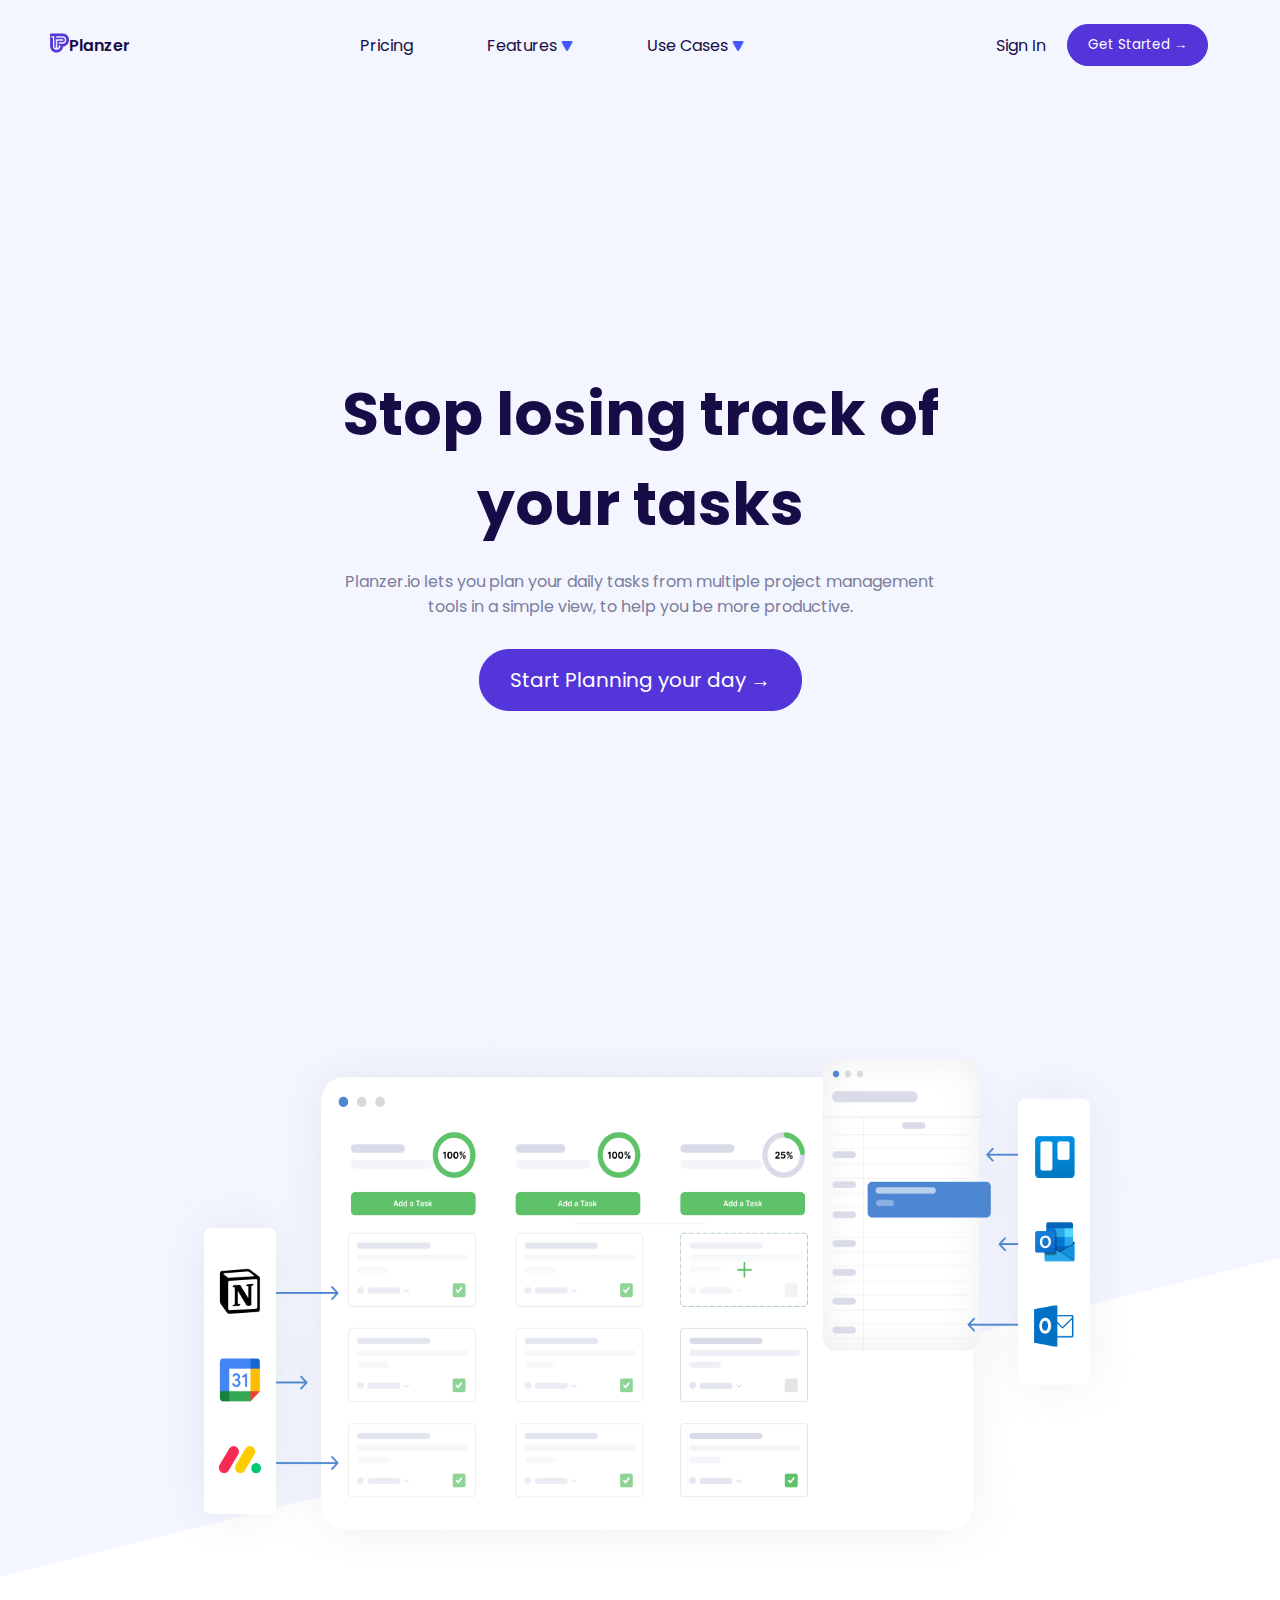
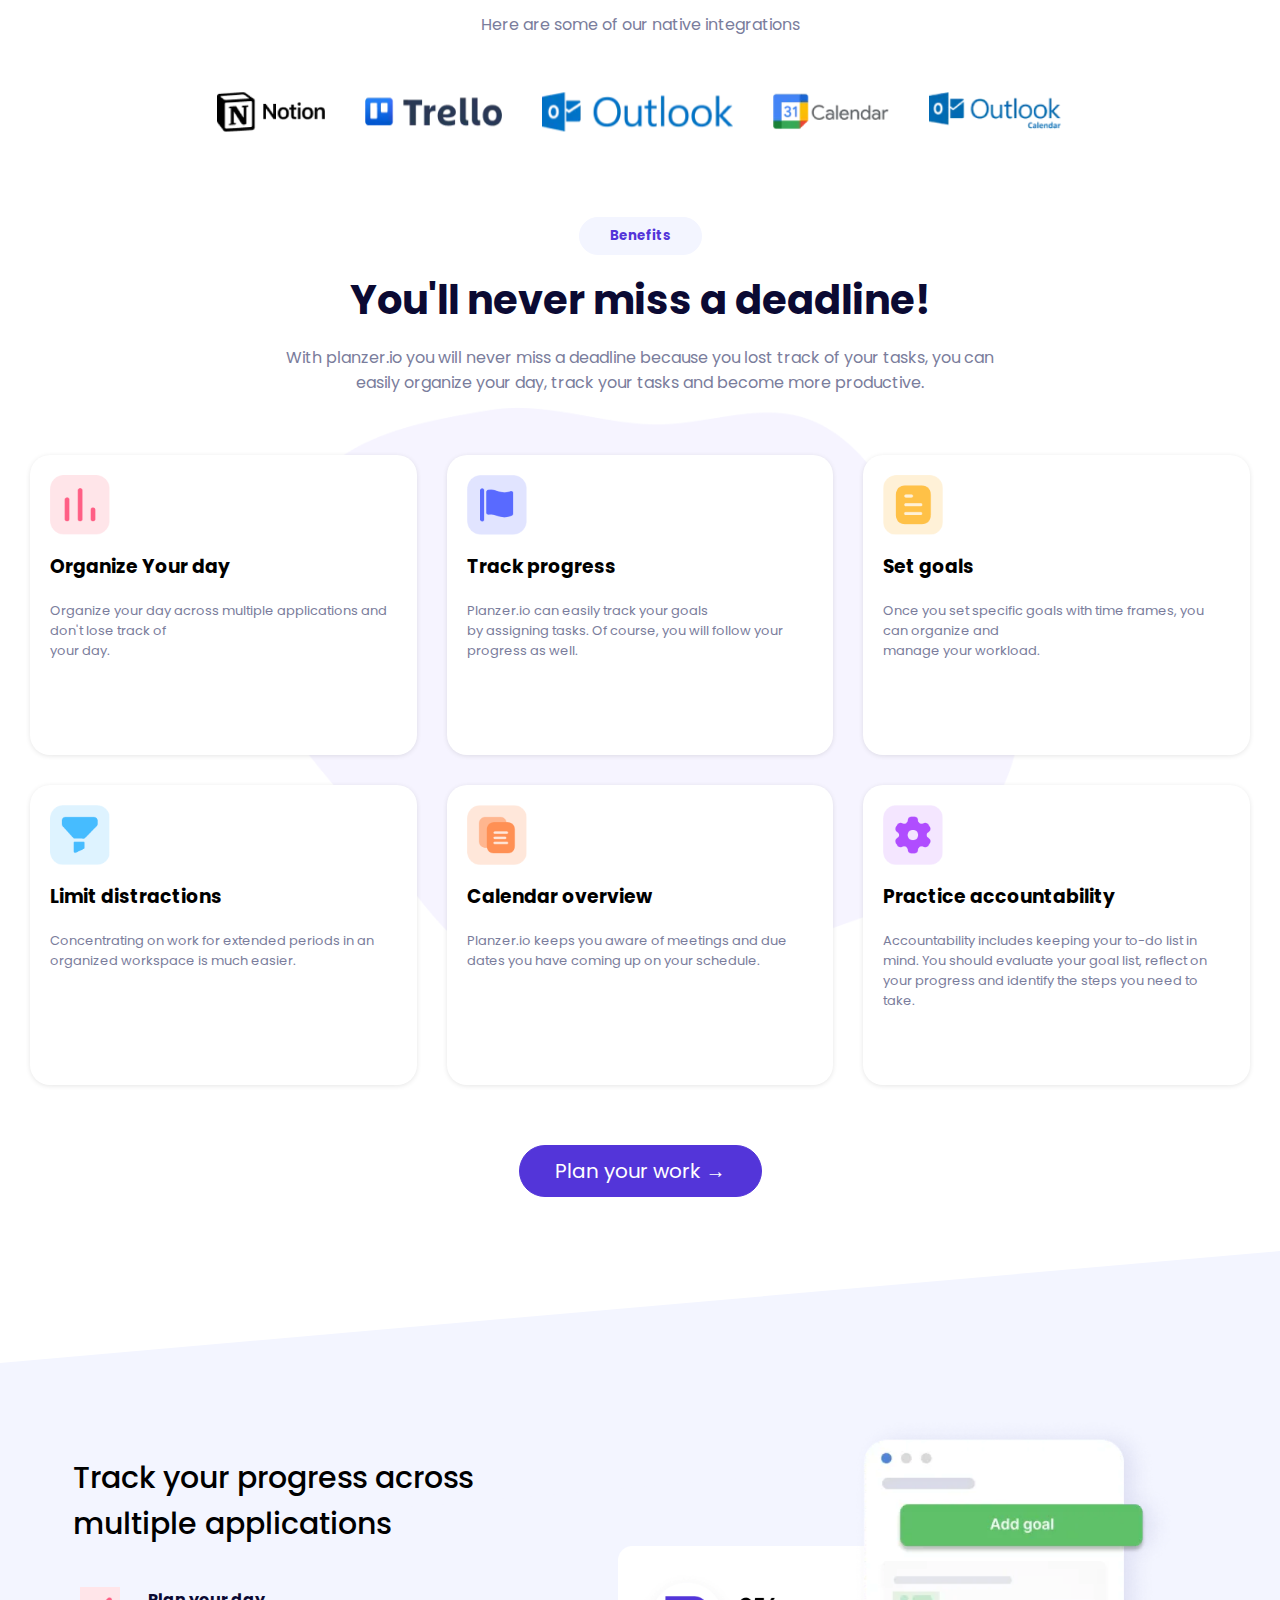
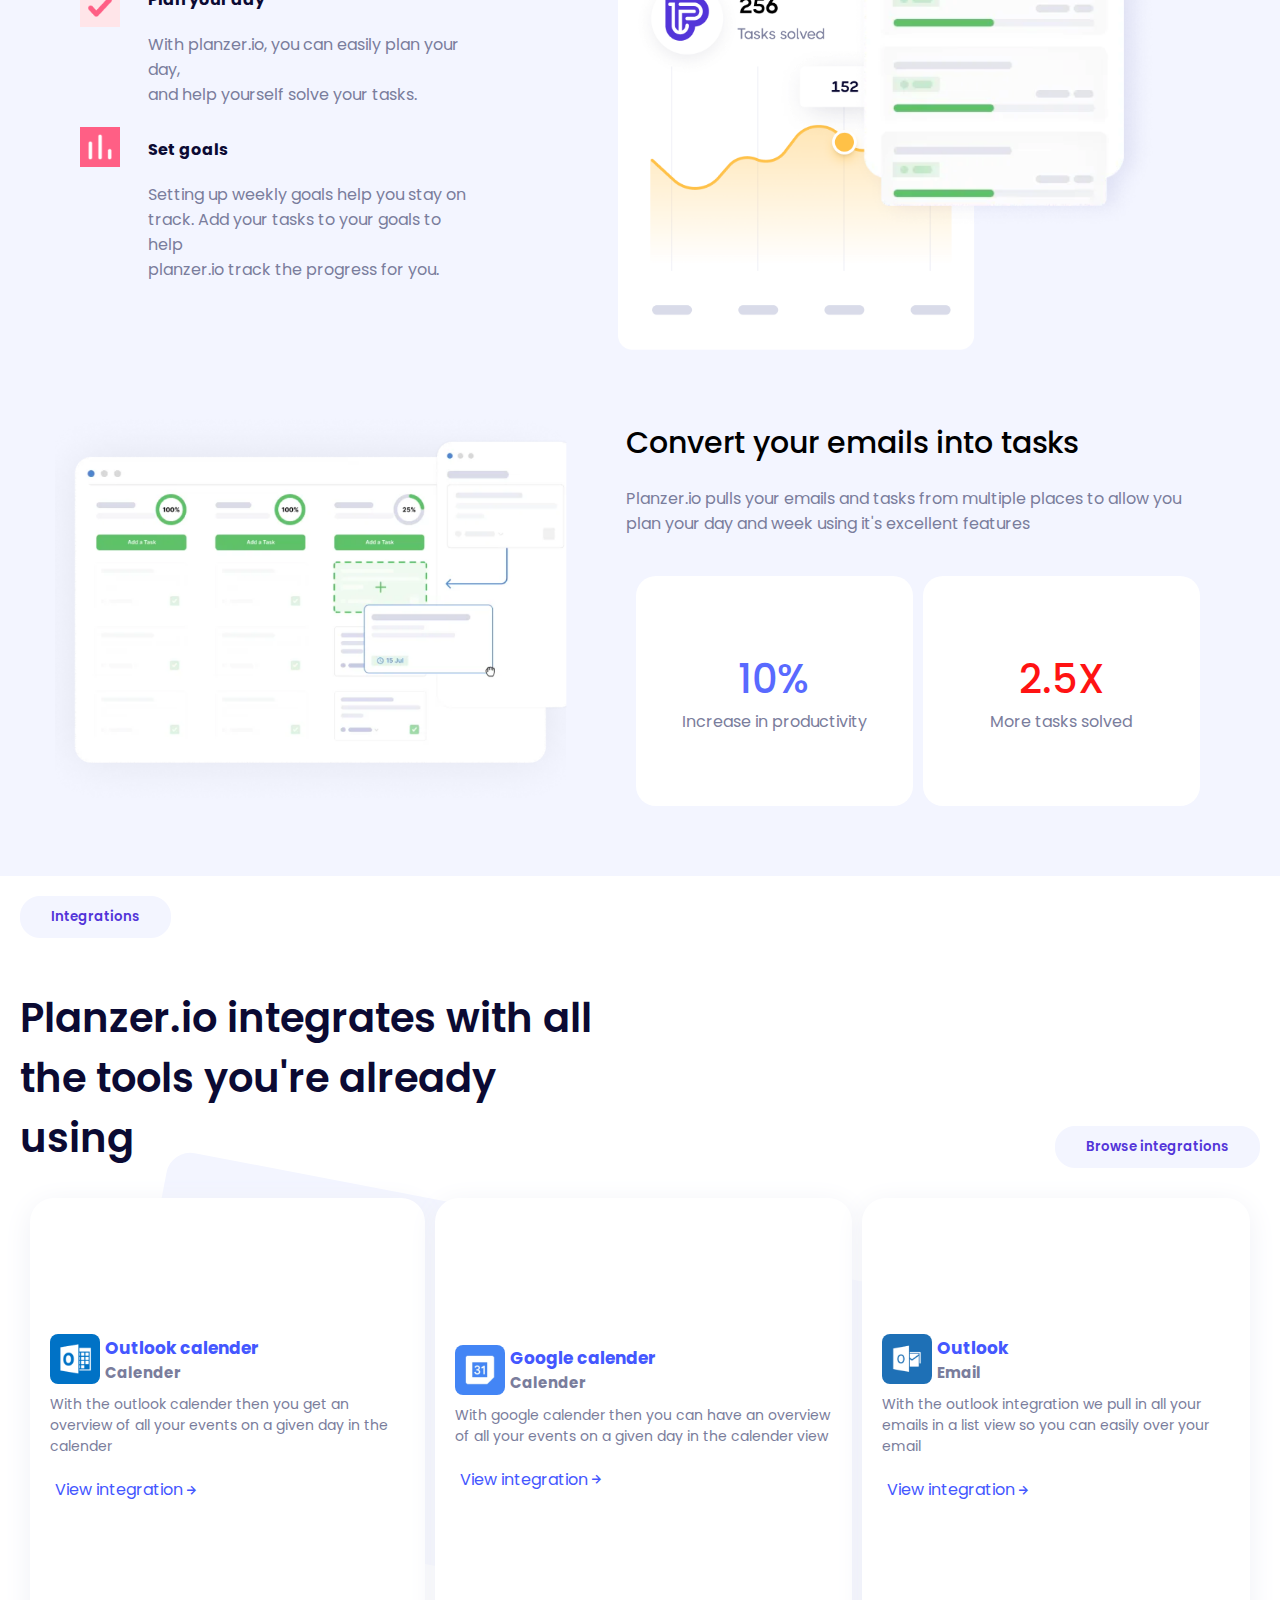
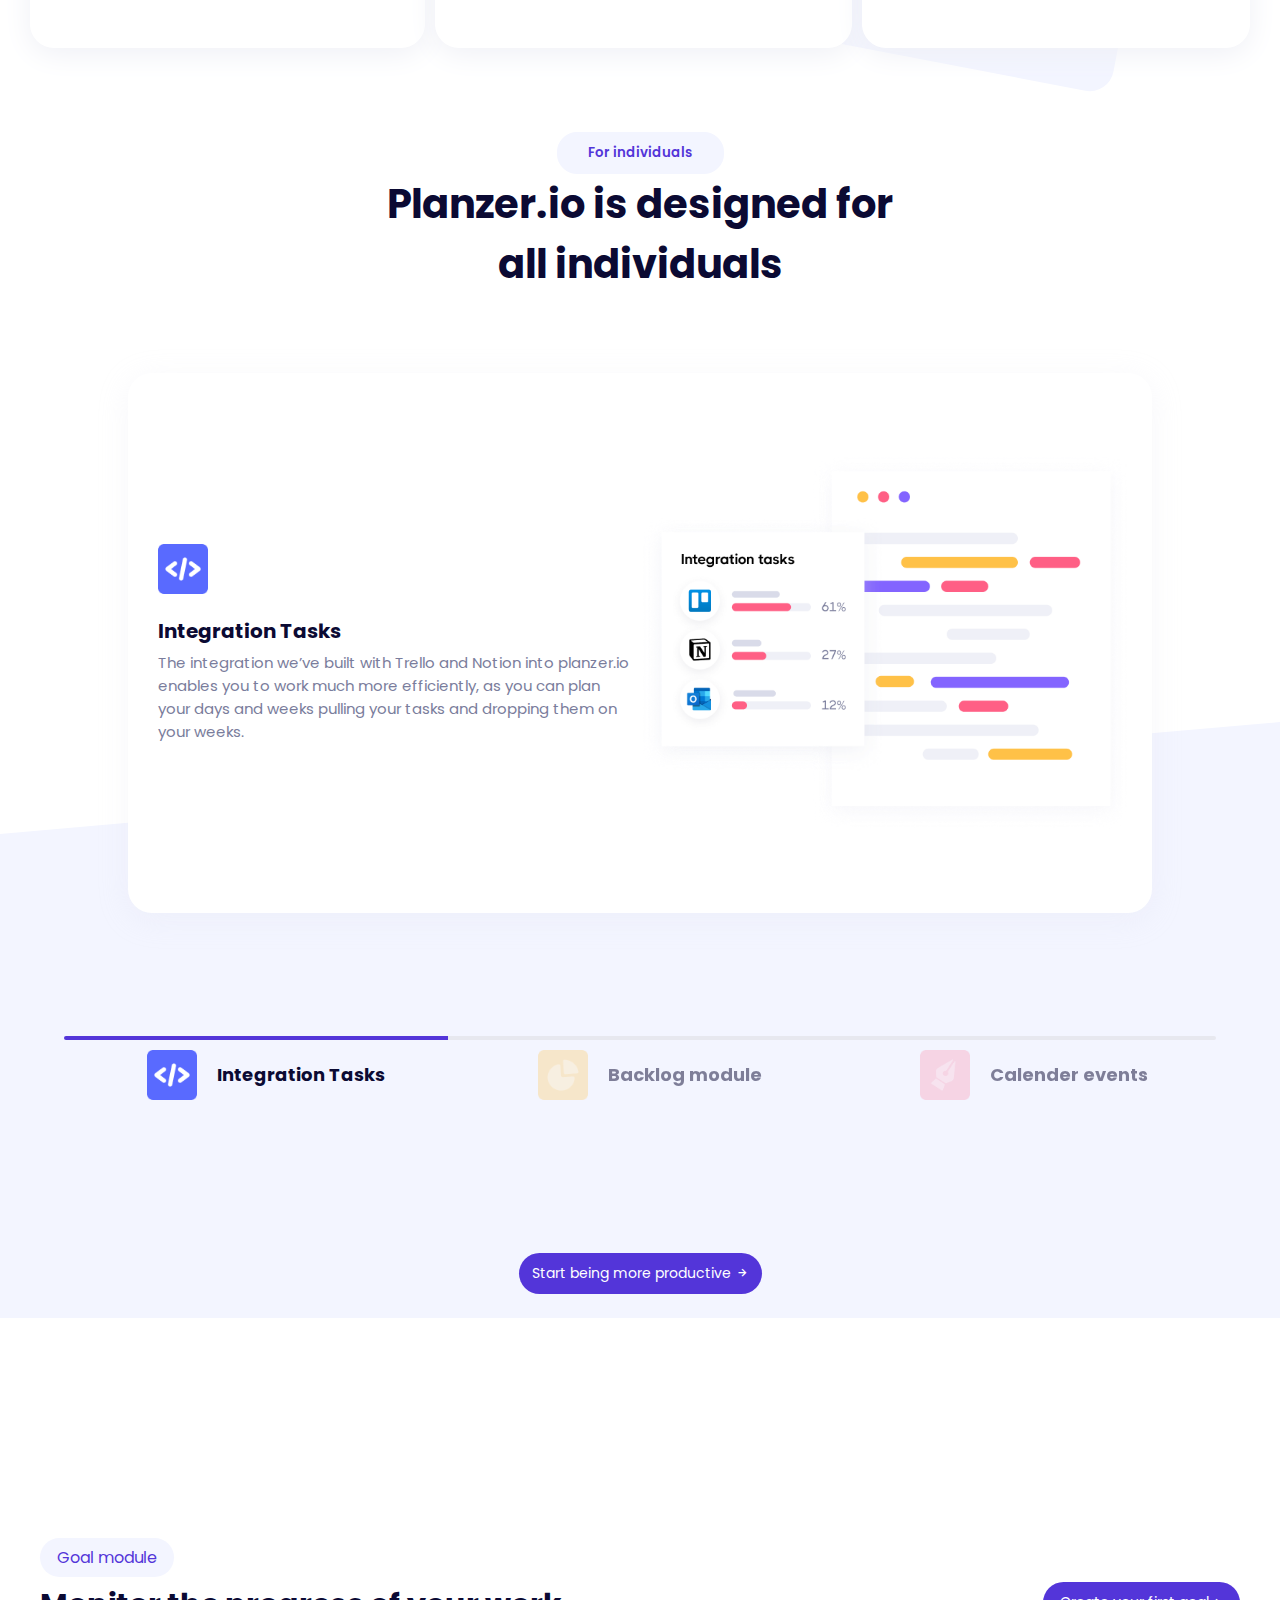
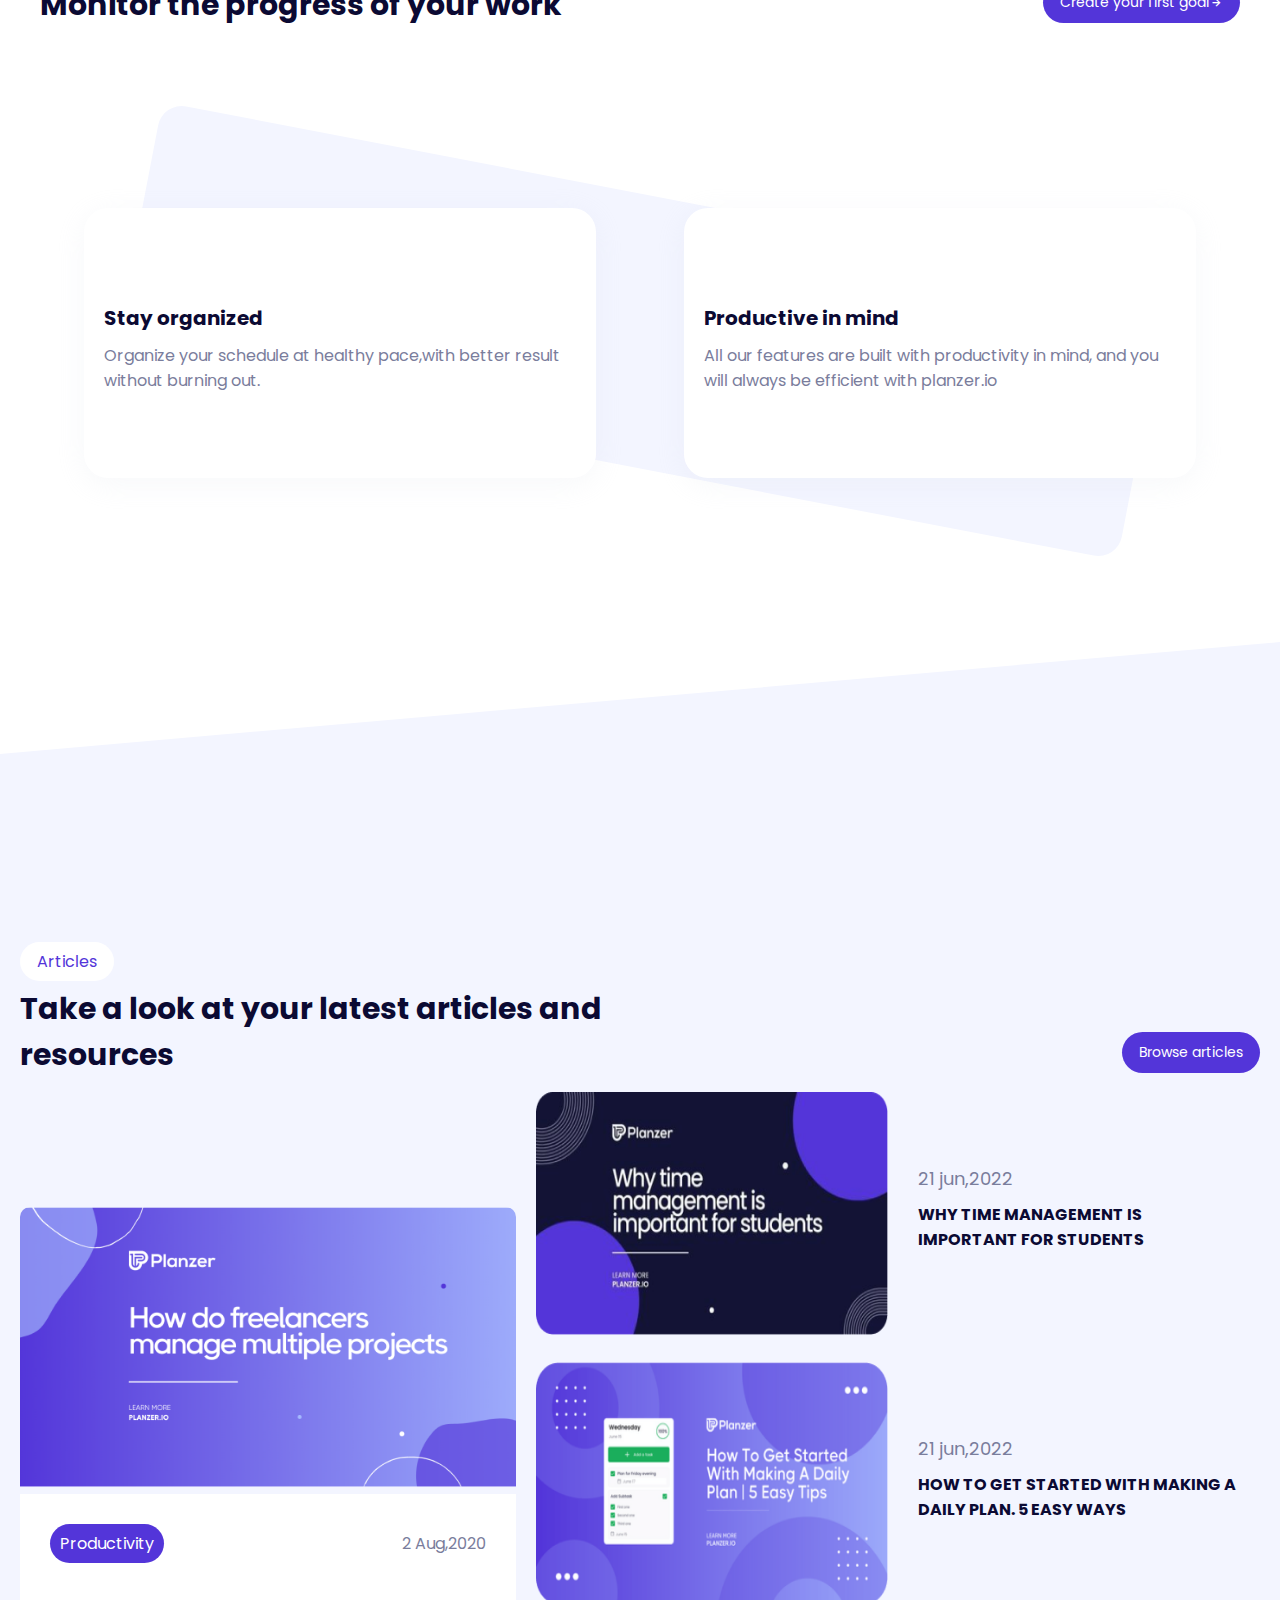
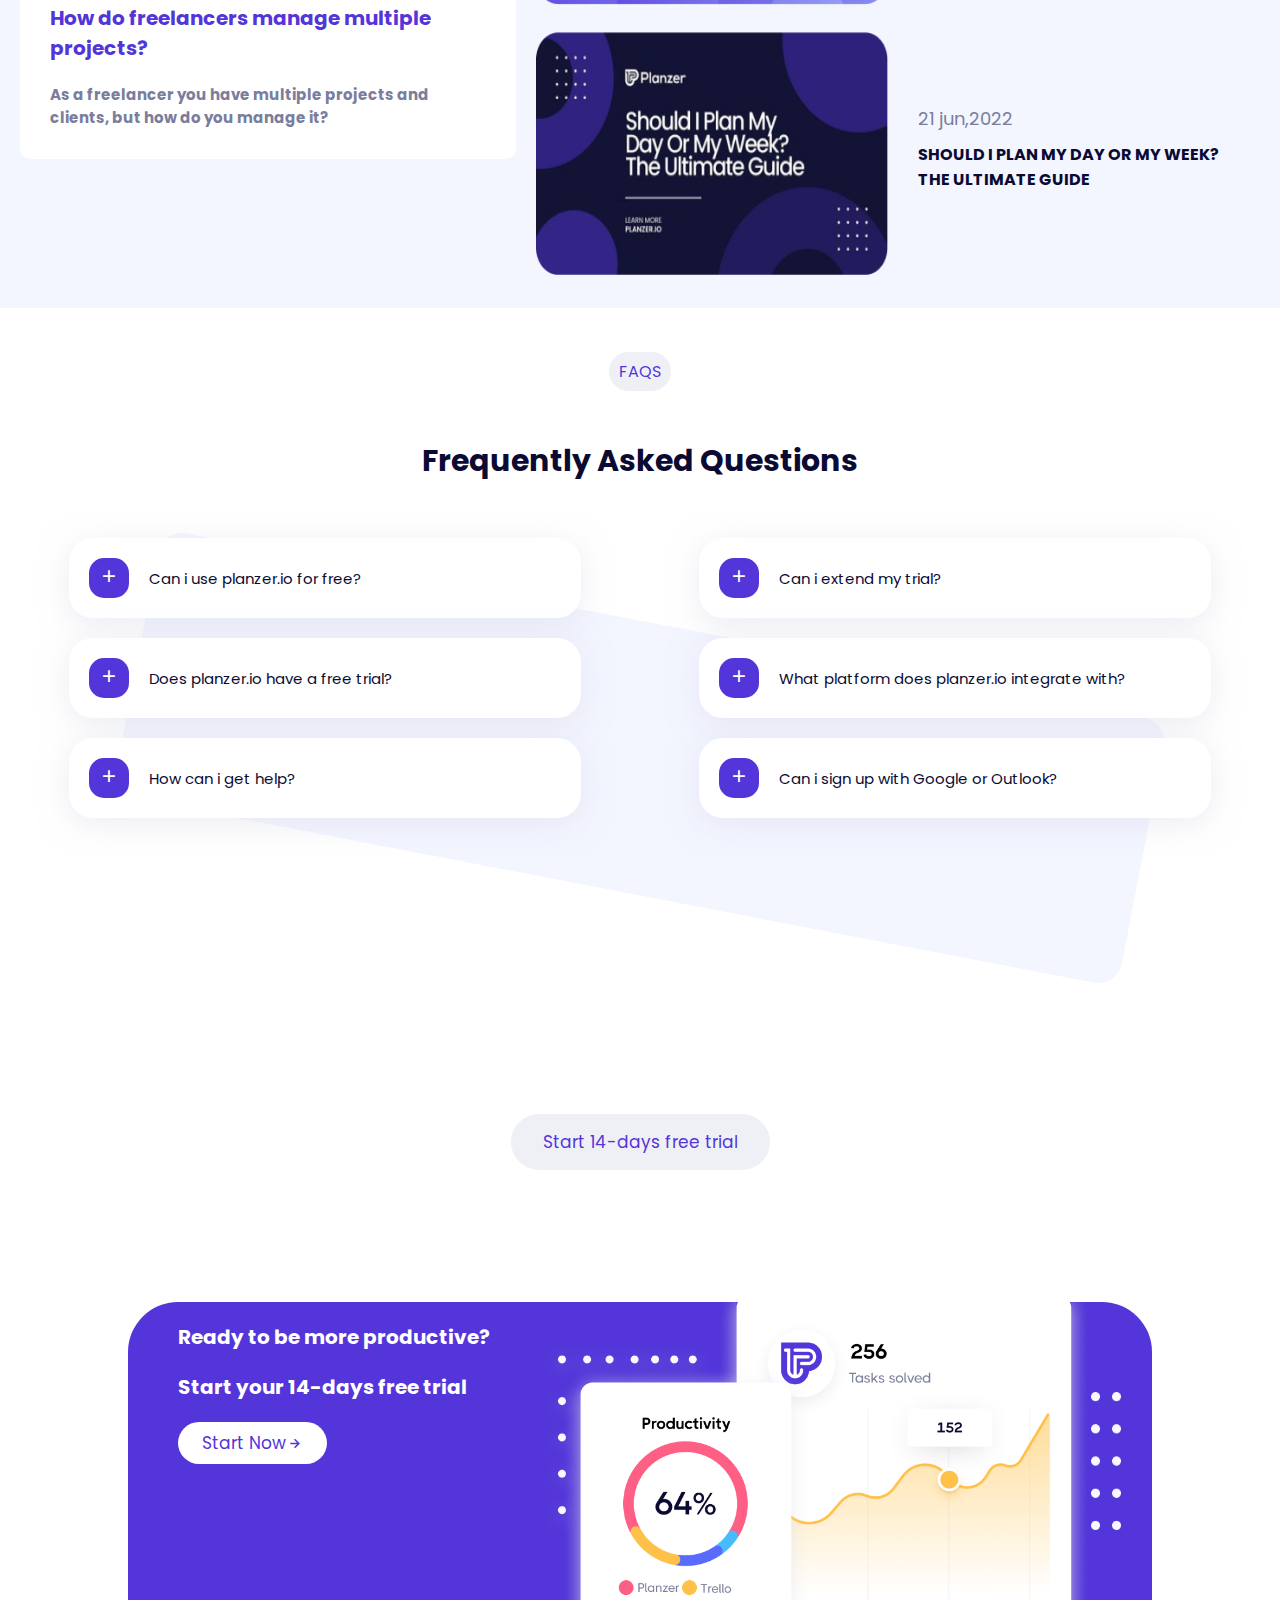
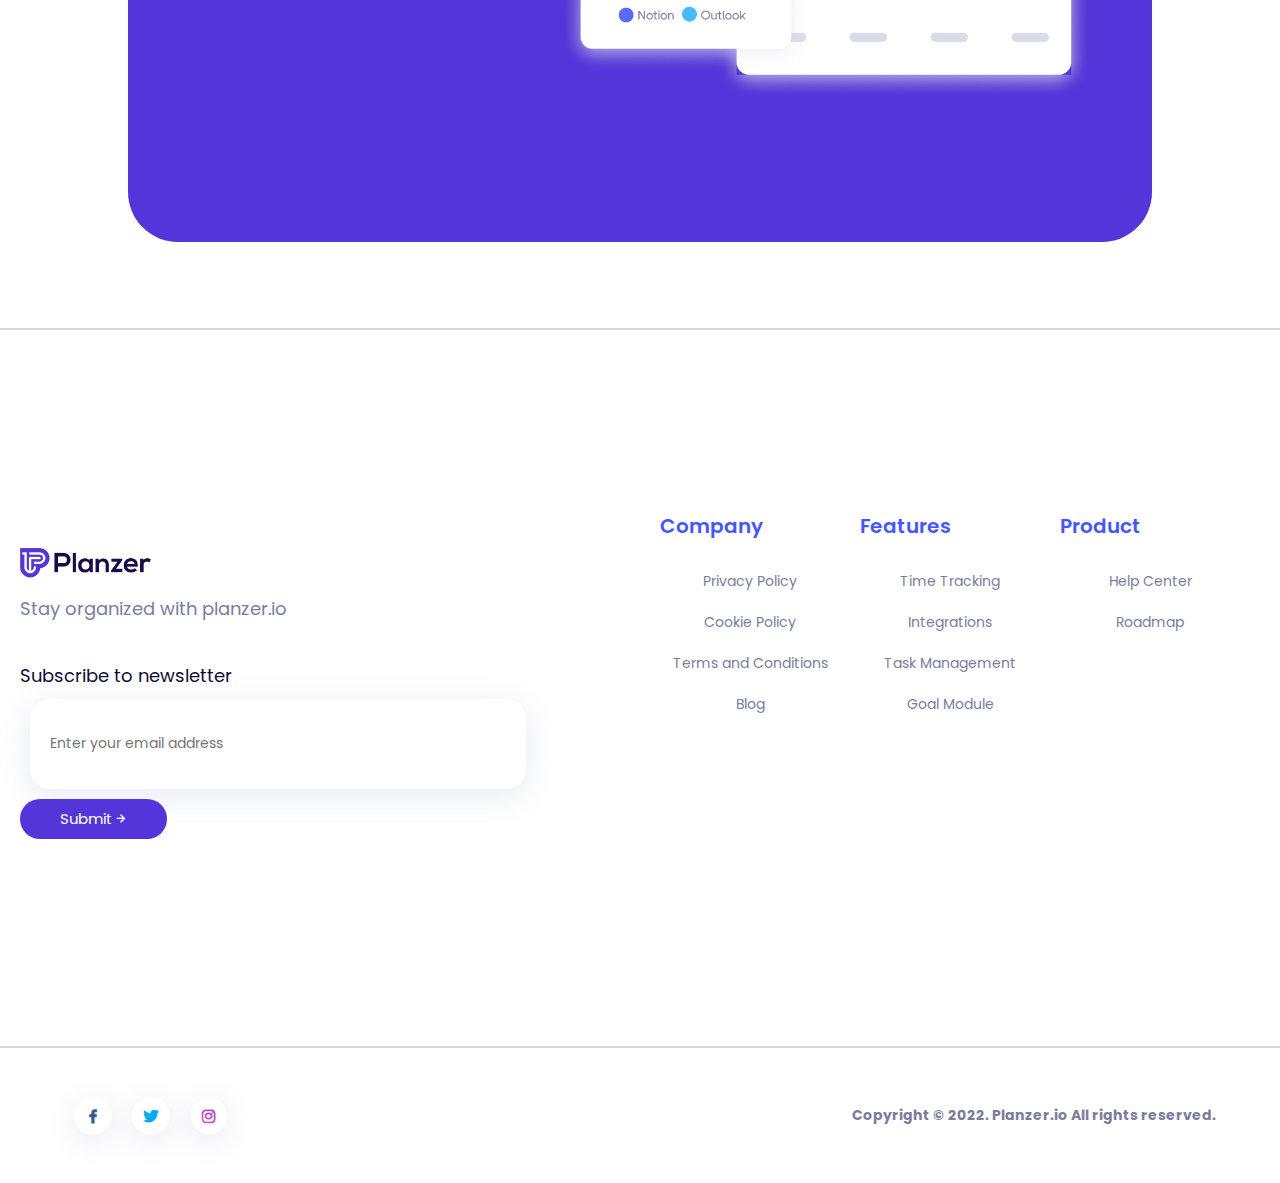
<file: index.html>
<!DOCTYPE html>
<html lang="en">

<head>
    <meta charset="UTF-8" />
    <meta http-equiv="X-UA-Compatible" content="IE=edge" />
    <meta name="viewport" content="width=device-width, initial-scale=1.0" />
    <title>Planzer</title>
    <link rel="stylesheet" href="styles.css" />
    <link rel="preconnect" href="https://fonts.googleapis.com" />
    <link rel="preconnect" href="https://fonts.gstatic.com" crossorigin />
    <link href="https://fonts.googleapis.com/css2?family=Poppins:ital,wght@0,100;0,200;0,300;0,400;0,500;0,600;0,700;0,800;0,900;1,100;1,300;1,400;1,500;1,600;1,700&display=swap" rel="stylesheet" />

    <!--Icons-->
    <link href='https://unpkg.com/boxicons@2.1.4/css/boxicons.min.css' rel='stylesheet'>
</head>

<body>
    <nav>
        <div class="nav_first">
            <img src="media_icons/logo.png" alt="Planzer logo" />
            <span>Planzer</span>
        </div>
        <div class="nav_second" id="nav_2">
            <a href="#" data-dropdown-button>Pricing</a>
            <div class="dropdown" data-dropdown>
                <a href="#" onclick="toggleMenu()">Features
            <img
              onclick="toggleMenu()"
              class="nav_dropdown"
              src="media_icons/down_arrow.png"
              alt="Features"
          /></a>
                <div class="dropdown-menu" id="subMenu">
                    <ul class="dropping">
                        <li>Integration</li>
                        <li>Time Tracking</li>
                        <li>Task management</li>
                        <li>Goal module</li>
                    </ul>
                </div>
            </div>
            <div class="dropdown">
                <a href="#" onclick="toggleMenu2()">Use Cases
            <img
              onclick="toggleMenu2()"
              class="nav_dropdown"
              src="media_icons/down_arrow.png"
              alt="Use Cases"
          /></a>
                <div class="dropdown-menu" id="subMenu2">
                    <ul class="dropping">
                        <li>FreeLancer</li>
                        <li>Founder</li>
                        <li>Developer</li>
                    </ul>
                </div>
            </div>
        </div>
        <div class="nav_third" id="nav_3">
            <a href="signin.html" target="_blank">
                <p>Sign In</p>
            </a>

            <a href="signup.html" target="_blank">
                <button class="signup">Get Started &rarr;</button></a>
        </div>
        <div class="mobile_menu_btn">
            <i class="bx bx-menu-alt-right" id="nav_open"></i>
            <i class="bx bx-x" id="nav_close"></i>
        </div>
    </nav>
    <section class="hero">
        <div class="fir-div">
            <h1>
                Stop losing track of <br /> your tasks
            </h1>
            <p>
                Planzer.io lets you plan your daily tasks from multiple project management <br /> tools in a simple view, to help you be more productive.
            </p>
            <button>Start Planning your day &rarr;</button>
        </div>
    </section>

    <section class="statistics">
        <!--Added a class of div here-->
        <div class="div">
            <img class="previews" src="media_icons/preview.png" alt="" />
        </div>
        <!--Removed p from native-->
        <p>Here are some of our native integrations</p>
        <div class="native">

            <img class="integrations" src="media_icons/Notion-logo.png" alt="" />
            <img class="integrations" src="media_icons/Trello-logo.png" alt="" />
            <img class="integrations" src="media_icons/Outlook-mail-logo.png" alt="" />
            <img class="integrations" src="media_icons/Google-calendar-logo.png" alt="" />
            <img class="integrations" src="media_icons/62d937f6b01acd06f86246d0_Outlook-calendar-logo.png" alt="" />
        </div>
    </section>
    <section class="benefits">
        <div class="btn-div"><button class="benefits_btn">Benefits</button></div>

        <h1 class="mainh1">You'll never miss a deadline!</h1>
        <p class="mainp">
            With planzer.io you will never miss a deadline because you lost track of your tasks, you can <br /> easily organize your day, track your tasks and become more productive.
        </p>
        <img class="watermark" src="media_icons/water-mark.png" alt="" />
        <div class="flex-container">
            <div class="flex-boxes">
                <img src="media_icons/chart2.png" alt="" />
                <h3>Organize Your day</h3>
                <p>
                    Organize your day across multiple applications and don't lose track of <br /> your day.
                </p>
            </div>
            <div class="flex-boxes">
                <img src="media_icons/progress.png" alt="" />
                <h3>Track progress</h3>
                <p>
                    Planzer.io can easily track your goals <br /> by assigning tasks. Of course, you will follow your progress as well.
                </p>
            </div>
            <div class="flex-boxes">
                <img src="media_icons/goals.png" alt="" />
                <h3>Set goals</h3>
                <p>
                    Once you set specific goals with time frames, you can organize and
                    <br /> manage your workload.
                </p>
            </div>
            <div class="flex-boxes">
                <img src="media_icons/filter.png" alt="" />
                <h3>Limit distractions</h3>
                <p>
                    Concentrating on work for extended periods in an organized workspace is much easier.
                </p>
            </div>
            <div class="flex-boxes">
                <img src="media_icons/calendar.png" alt="" />
                <h3>Calendar overview</h3>
                <p>
                    Planzer.io keeps you aware of meetings and due dates you have coming up on your schedule.
                </p>
            </div>
            <div class="flex-boxes">
                <img src="media_icons/settings.png" alt="" />
                <h3>Practice accountability</h3>
                <p>
                    Accountability includes keeping your to-do list in mind. You should evaluate your goal list, reflect on your progress and identify the steps you need to take.
                </p>
            </div>
        </div>
        <div class="btn-div2">
            <button class="planning-btn">Plan your work &rarr;</button>
        </div>
    </section>
    <section class="fourth">
        <div class="top-left">
            <!--Added the div-->
            <div>
                <h3>
                    Track your progress across <br /> multiple applications
                </h3>
                <div class="top-left-flex">
                    <div class="img-div">
                        <img src="media_icons/fourth-tick.png" alt="" />
                        <img src="media_icons/fourth-bar.png" alt="" />
                    </div>
                    <div class="fourth-flex">
                        <h4>Plan your day</h4>
                        <p>
                            With planzer.io, you can easily plan your day, <br /> and help yourself solve your tasks.
                        </p>

                        <h4>Set goals</h4>
                        <p>
                            Setting up weekly goals help you stay on <br /> track. Add your tasks to your goals to help <br /> planzer.io track the progress for you.
                        </p>
                    </div>
                </div>
            </div>
            <div class="top-right">
                <img class="lower_img" src="media_icons/Frame 2.png" alt="" />
            </div>
        </div>
        <!-- top left div ends above -->

        <div class="bottom-left">
            <img src="media_icons/fourth-bottom-left.png" alt="" />
            <div class="bottom-inline">
                <h3>Convert your emails into tasks</h3>
                <p>
                    Planzer.io pulls your emails and tasks from multiple places to allow you plan your day and week using it's excellent features
                </p>
                <!--added a div to align the boxes-->
                <div>
                    <div class="white-boxes">
                        <h1 class="blue" id="blue" onclick="animateValue();">
                            0%
                            <!--<span class="blue">%</span>-->
                        </h1>
                        <p>Increase in productivity</p>
                    </div>
                    <div class="white-boxes">
                        <h1 class="red" id="red">2.5X</h1>
                        <p>More tasks solved</p>
                    </div>
                </div>
            </div>
        </div>
    </section>
    <section class="card-section">
        <div class="card_watermark"></div>
        <div class="top-fifth">
            <div class="top_f">
                <button class="int">Integrations</button>
                <h1>
                    Planzer.io integrates with all <br /> the tools you're already <br /> using
                </h1>
            </div>
            <button class="int2">Browse integrations</button>
        </div>
        <div class="cards">
            <div class="card">
                <div class="card_head">
                    <img src="../planzer/media_icons/Outlook-Calendar.png" alt="Outlook-Calendar">
                    <h1>Outlook calender <span>
                        Calender
                    </span></h1>
                </div>
                <p>With the outlook calender then you get an overview of all your events on a given day in the calender</p>
                <a href="#">View integration <i class="bx bx-right-arrow-alt"></i></a>
            </div>

            <div class="card">
                <div class="card_head">
                    <img src="../planzer/media_icons/Google Calendar.png" alt="Outlook-Calendar">
                    <h1>Google calender <span>
                        Calender
                    </span></h1>
                </div>
                <p>With google calender then you can have an overview of all your events on a given day in the calender view</p>
                <a href="#">View integration <i class="bx bx-right-arrow-alt"></i></a>
            </div>

            <div class="card">
                <div class="card_head">
                    <img src="../planzer/media_icons/Outlook-Mail.png" alt="Outlook-Calendar">
                    <h1>Outlook <span>
                        Email
                    </span></h1>
                </div>
                <p>With the outlook integration we pull in all your emails in a list view so you can easily over your email</p>
                <a href="#">View integration <i class="bx bx-right-arrow-alt"></i></a>
            </div>
        </div>
        <div class="for_individuals">
            <button class="int2">For individuals</button>
            <h1>Planzer.io is designed for <br> all individuals</h1>
        </div>
    </section>
    <section class="integrated_task">
        <div class="div1">
            <div class="integ_content">
                <div class="integ_text">
                    <img src="../planzer/media_icons/icon-1-teams-saas-x-template.png" alt="icon-1-teams-saas-x-template">
                    <h1>Integration Tasks</h1>
                    <p>The integration we’ve built with Trello and Notion into planzer.io enables you to work much more efficiently, as you can plan your days and weeks pulling your tasks and dropping them on your weeks.</p>
                </div>
                <img class="frame" src="../planzer/media_icons/Frame 79.png" alt="frames">
            </div>
        </div>
        <div class="div2">
            <div class="hr_list">
                <div class="int_list" id="list1">
                    <hr id="hr1">
                    <div class="int_1">
                        <img src="../planzer/media_icons/icon-1-teams-saas-x-template.png" alt="icon-1-teams-saas-x-template">
                        <h2>Integration Tasks</h2>
                    </div>
                </div>
                <div class="int_list" id="list2">
                    <hr id="hr2">
                    <div class="int_1">
                        <img src="../planzer/media_icons/icon-2-teams-saas-x-template.png" alt="icon-1-teams-saas-x-template">
                        <h2>Backlog module</h2>
                    </div>
                </div>
                <div class="int_list" id="list3">
                    <hr id="hr3">
                    <div class="int_1">
                        <img src="../planzer/media_icons/icon-3-teams-saas-x-template.png" alt="icon-1-teams-saas-x-template">
                        <h2>Calender events</h2>
                    </div>
                </div>
            </div>
            <button>Start being more productive  <i class="bx bx-right-arrow-alt"></i></button>
        </div>
    </section>
    <section class="goal_module">
        <div class="card_watermark2"></div>
        <div class="goal_head">
            <div class="goal_text">
                <button>Goal module</button>
                <h1>Monitor the progress of your work</h1>
            </div>
            <button class="first_btn">Create your first goal <i class="bx bx-right-arrow-alt"></i></button>
        </div>
        <div class="goal_content">
            <div class="content_1">
                <h3>Stay organized</h3>
                <p>Organize your schedule at healthy pace,with better result without burning out.</p>
            </div>
            <div class="content_1">
                <h3>Productive in mind</h3>
                <p>All our features are built with productivity in mind, and you will always be efficient with planzer.io</p>
            </div>
        </div>
    </section>
    <section class="articles">
        <div class="arti_head">
            <div class="arti_text">
                <button>Articles</button>
                <h1>Take a look at your latest articles and resources</h1>
            </div>
            <button class="first_btn">Browse articles</button>
        </div>

        <div class="arti_content">
            <div class="arti_con_item1">
                <img src="../planzer/media_icons/How do freelancers manage multiple projects.png" alt="how">
                <div class="item_arti">
                    <div class="arti_btn_text">
                        <button>Productivity</button>
                        <p>2 Aug,2020</p>
                    </div>
                    <h1>How do freelancers manage multiple projects?</h1>
                    <h4>As a freelancer you have multiple projects and clients, but how do you manage it?</h4>
                </div>
            </div>


            <div class="arti_con_item2">
                <div class="item2_div">
                    <img src="../planzer/media_icons/Why-Time-Management-Is-Important-For-Students-p-500.png" alt="Why-Time-Management-Is-Important-For-Students-p-500">
                    <div class="item2_text">
                        <h2>21 jun,2022</h2>
                        <p>WHY TIME MANAGEMENT IS IMPORTANT FOR STUDENTS</p>
                    </div>
                </div>
                <div class="item2_div">
                    <img src="../planzer/media_icons/how-to-get-started-with-making-a-daily-plan-5-easy-tips-p-500.png" alt="how-to-get-started-with-making-a-daily-plan-5-easy-tips-p-500">
                    <div class="item2_text">
                        <h2>21 jun,2022</h2>
                        <p>HOW TO GET STARTED WITH MAKING A DAILY PLAN. 5 EASY WAYS</p>
                    </div>
                </div>
                <div class="item2_div">
                    <img src="../planzer/media_icons/Should-I-Plan-My-Day-Or-My-Week-The-Ultimate-Guide-p-500.png" alt="Should-I-Plan-My-Day-Or-My-Week-The-Ultimate-Guide-p-500">
                    <div class=" item2_text ">
                        <h2>21 jun,2022</h2>
                        <p>SHOULD I PLAN MY DAY OR MY WEEK? THE ULTIMATE GUIDE</p>
                    </div>
                </div>
            </div>
        </div>
    </section>

    <section class="frequent">
        <div class="card_watermark2"></div>
        <div class="fr_head">
            <button>FAQS</button>
            <h1>Frequently Asked Questions</h1>
        </div>
        <div class="questions" id="qs">
            <div class="question" id="question">
                <button class="button" id="button"><i class="bx bx-plus" id="bt_open" onclick="questionsControl()"></i><i class="bx bx-x" id="bt_close" onclick="questionsControlclose()"></i></button>
                <p class="quest" id="quest">Can i use planzer.io for free?</p>
                <p class="answer" id="answer">Sure! But you'll have to be registered</p>
            </div>
            <div class="question" id="question2">
                <button class="button" id="button2"><i class="bx bx-plus" id="bt_open2" onclick="questionsControl2()"></i><i class="bx bx-x" id="bt_close2" onclick="questionsControlclose2()"></i></button>
                <p class="quest" id="quest2">Can i extend my trial?</p>
                <p class="answer" id="answer2">Yes, But at a cost</p>
            </div>
            <div class="question" id="question3">
                <button class="button" id="button3"><i class="bx bx-plus" id="bt_open3" onclick="questionsControl3()"></i><i class="bx bx-x" id="bt_close3" onclick="questionsControlclose3()"></i></button>
                <p class="quest" id="quest3">Does planzer.io have a free trial?</p>
                <p class="answer" id="answer3">Yes, We Do offer free trails</p>
            </div>
            <div class="question" id="question4">
                <button class="button" id="button4"><i class="bx bx-plus" id="bt_open4" onclick="questionsControl4()"></i><i class="bx bx-x" id="bt_close4" onclick="questionsControlclose4()"></i></button>
                <p class="quest" id="quest4">What platform does planzer.io integrate with?</p>
                <p class="answer" id="answer4">Ask Google</p>
            </div>
            <div class="question" id="question5">
                <button class="button" id="button5"><i class="bx bx-plus" id="bt_open5" onclick="questionsControl5()"></i><i class="bx bx-x" id="bt_close5" onclick="questionsControlclose5()"></i></button>
                <p class="quest" id="quest5">How can i get help?</p>
                <p class="answer" id="answer5">By asking Google</p>
            </div>
            <div class="question" id="question6">
                <button class="button" id="button6"><i class="bx bx-plus" id="bt_open6" onclick="questionsControl6()"></i><i class="bx bx-x" id="bt_close6" onclick="questionsControlclose6()"></i></button>
                <p class="quest" id="quest6">Can i sign up with Google or Outlook?</p>
                <p class="answer" id="answer6">Yes you can</p>
            </div>
        </div>
    </section>

    <section class="free_trail">
        <button class="free_btn">Start  14-days free trial</button>
        <div class="free_trail_card">
            <div class="free_trail_text">
                <h1>Ready to be more productive? </h1>
                <h2>Start your 14-days free trial</h2>
                <button>Start Now <i class="bx bx-right-arrow-alt"></i></button>
            </div>
            <div class="free_trail_img">
                <img class="free_img1" src="../planzer/media_icons/Frame 137.png" alt="frame">
                <img class="free_img2" src="../planzer/media_icons/Frame 145.png" alt="frame">
            </div>
        </div>
    </section>


    <section class="newslatter_links">
        <div class="newslatter">
            <div class="news_logo">
                <img src="media_icons/Planzerio logo dark.png" alt="Planzer logo" />
            </div>
            <p>Stay organized with planzer.io</p>
            <div class="news_form">
                <label for="news">Subscribe to newsletter</label>
                <input type="text" name="news" id="news" placeholder="Enter your email address">
                <button>Submit<i class="bx bx-right-arrow-alt"></i></button>
            </div>
        </div>
        <div class="news_links">
            <div class="link">
                <h1>Company</h1>
                <a href="#">Privacy Policy</a>
                <a href="#">Cookie Policy</a>
                <a href="#">Terms and Conditions</a>
                <a href="#">Blog</a>
            </div>
            <div class="link">
                <h1>Features</h1>
                <a href="#">Time Tracking</a>
                <a href="#">Integrations</a>
                <a href="#">Task Management</a>
                <a href="#">Goal Module</a>
            </div>
            <div class="link">
                <h1>Product</h1>
                <a href="#">Help Center</a>
                <a href="#">Roadmap</a>
            </div>
        </div>
    </section>

    <footer>
        <div class="social_links">
            <i class="bx bxl-facebook" id="fb"></i>
            <i class="bx bxl-twitter" id="tw"></i>
            <i class="bx bxl-instagram" id="ins"></i>
        </div>
        <h3>Copyright © 2022. Planzer.io All rights reserved.</h3>
    </footer>


    <script src="script.js "></script>
</body>

</html>
</file>
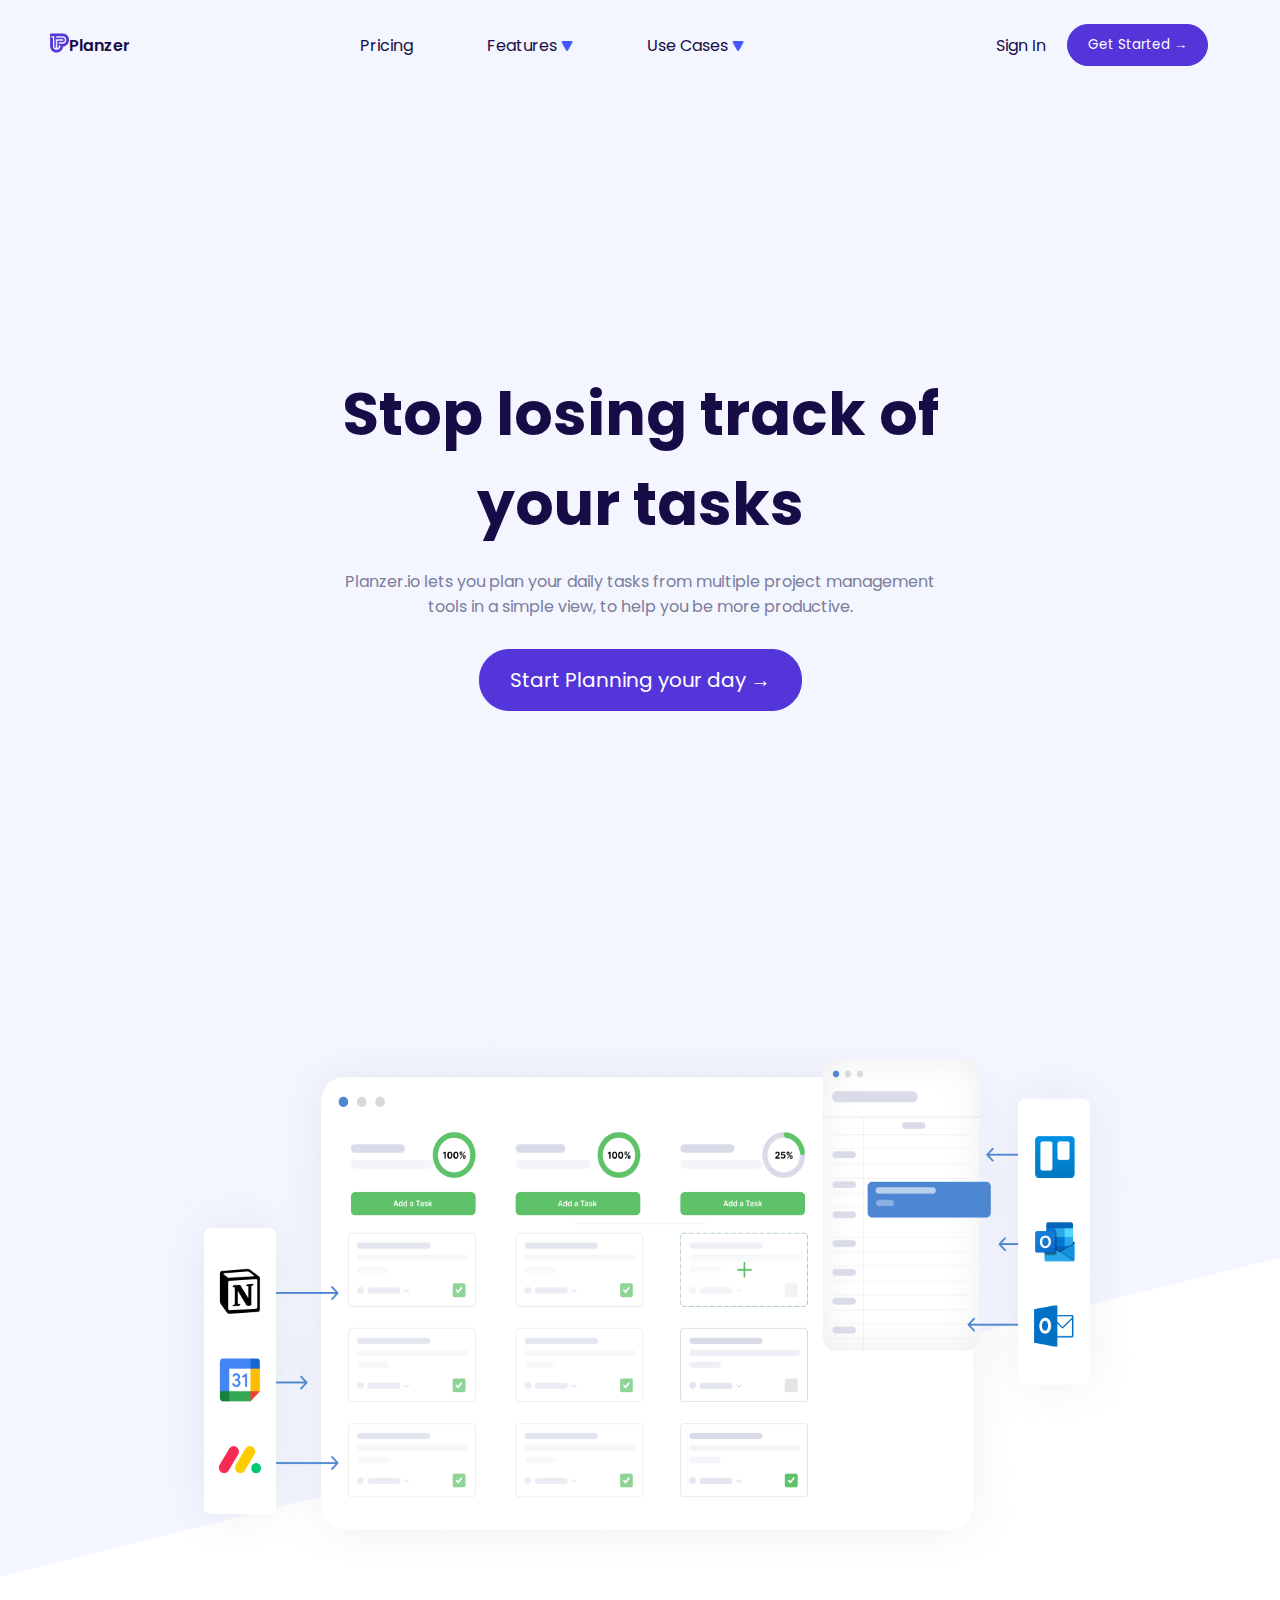
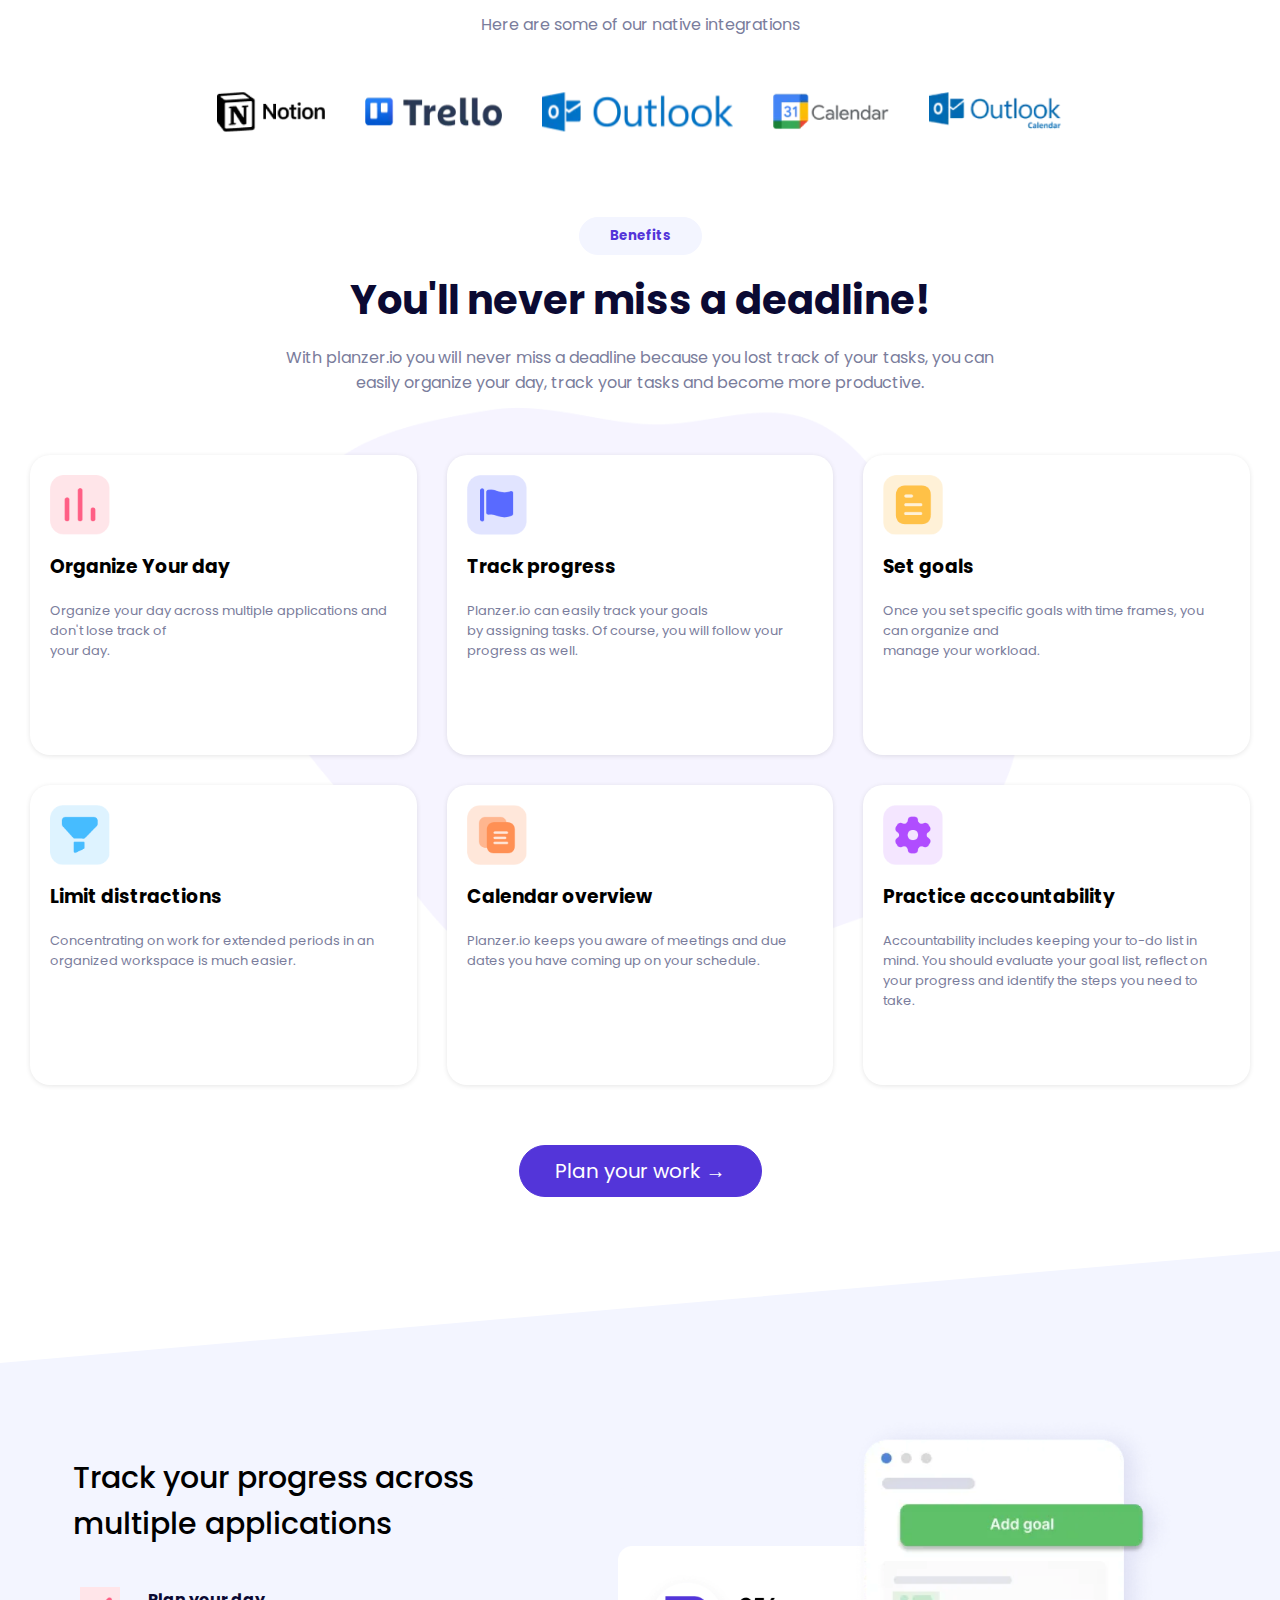
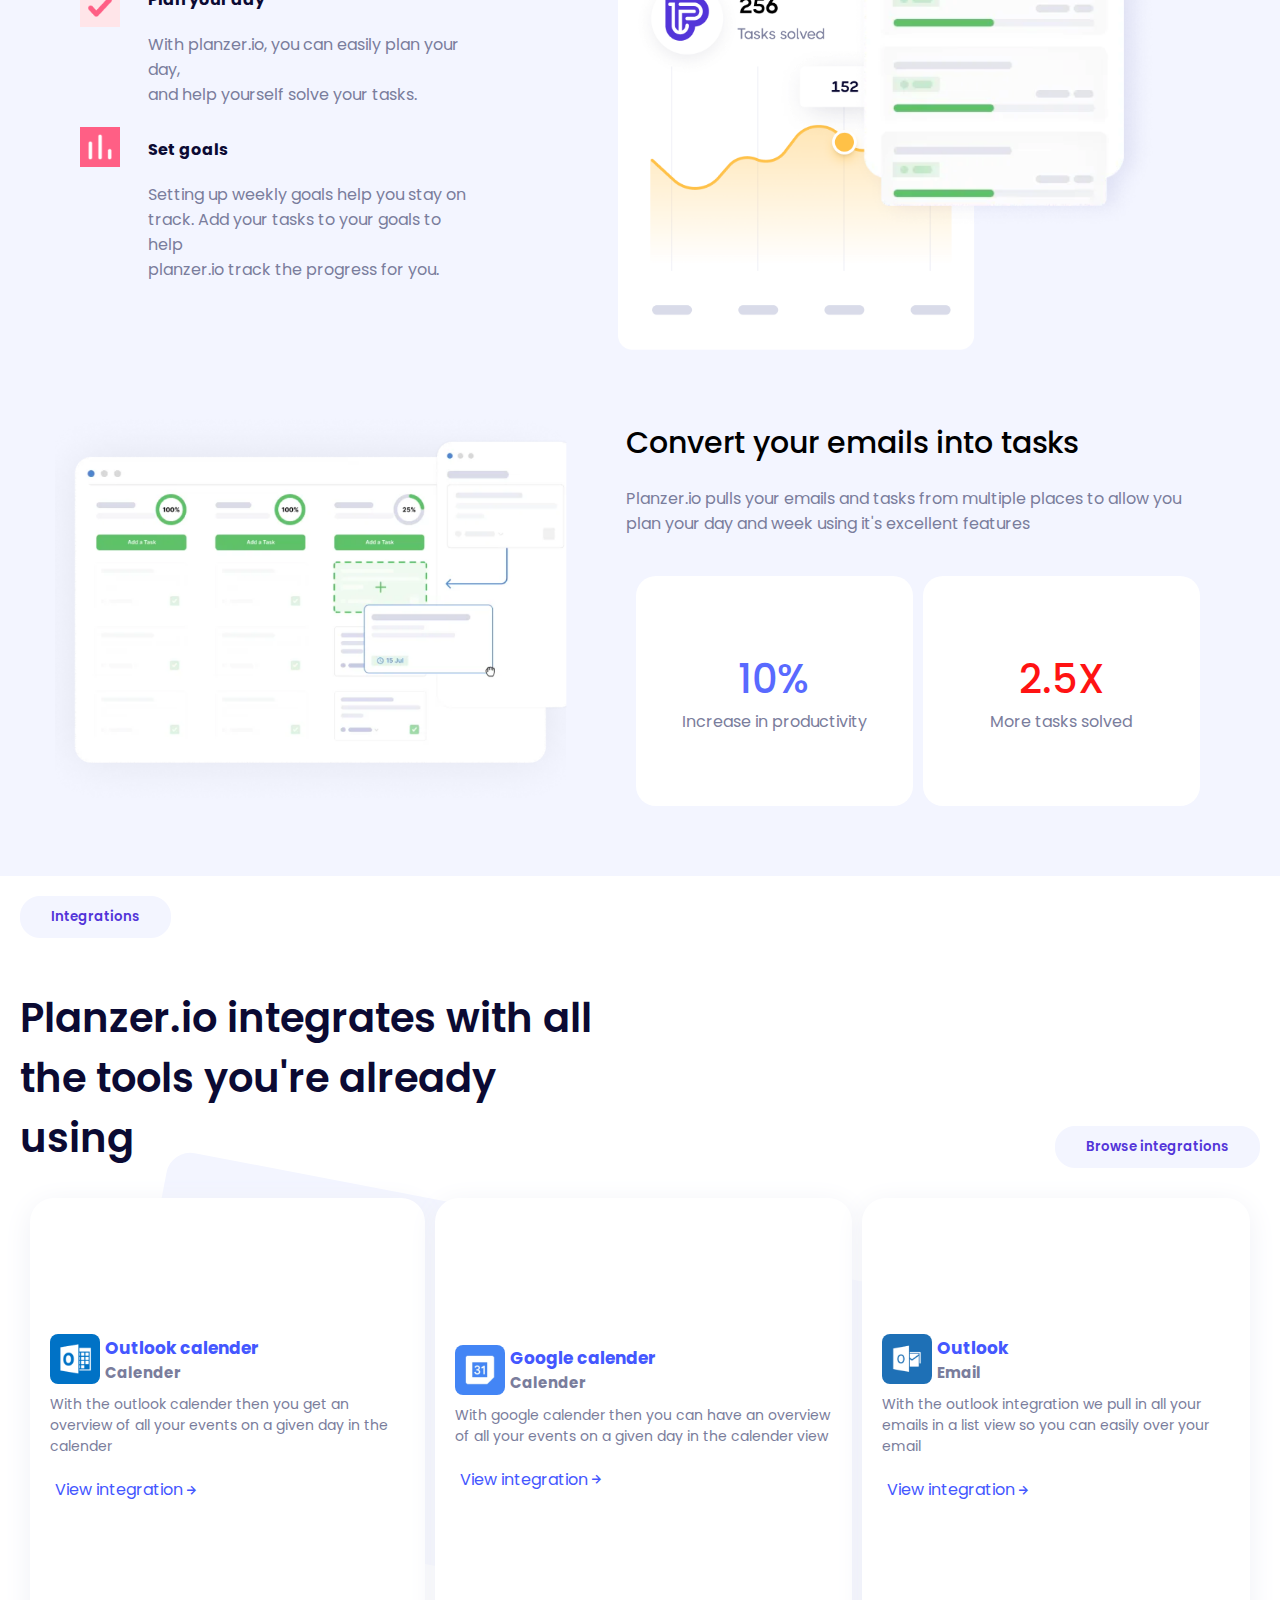
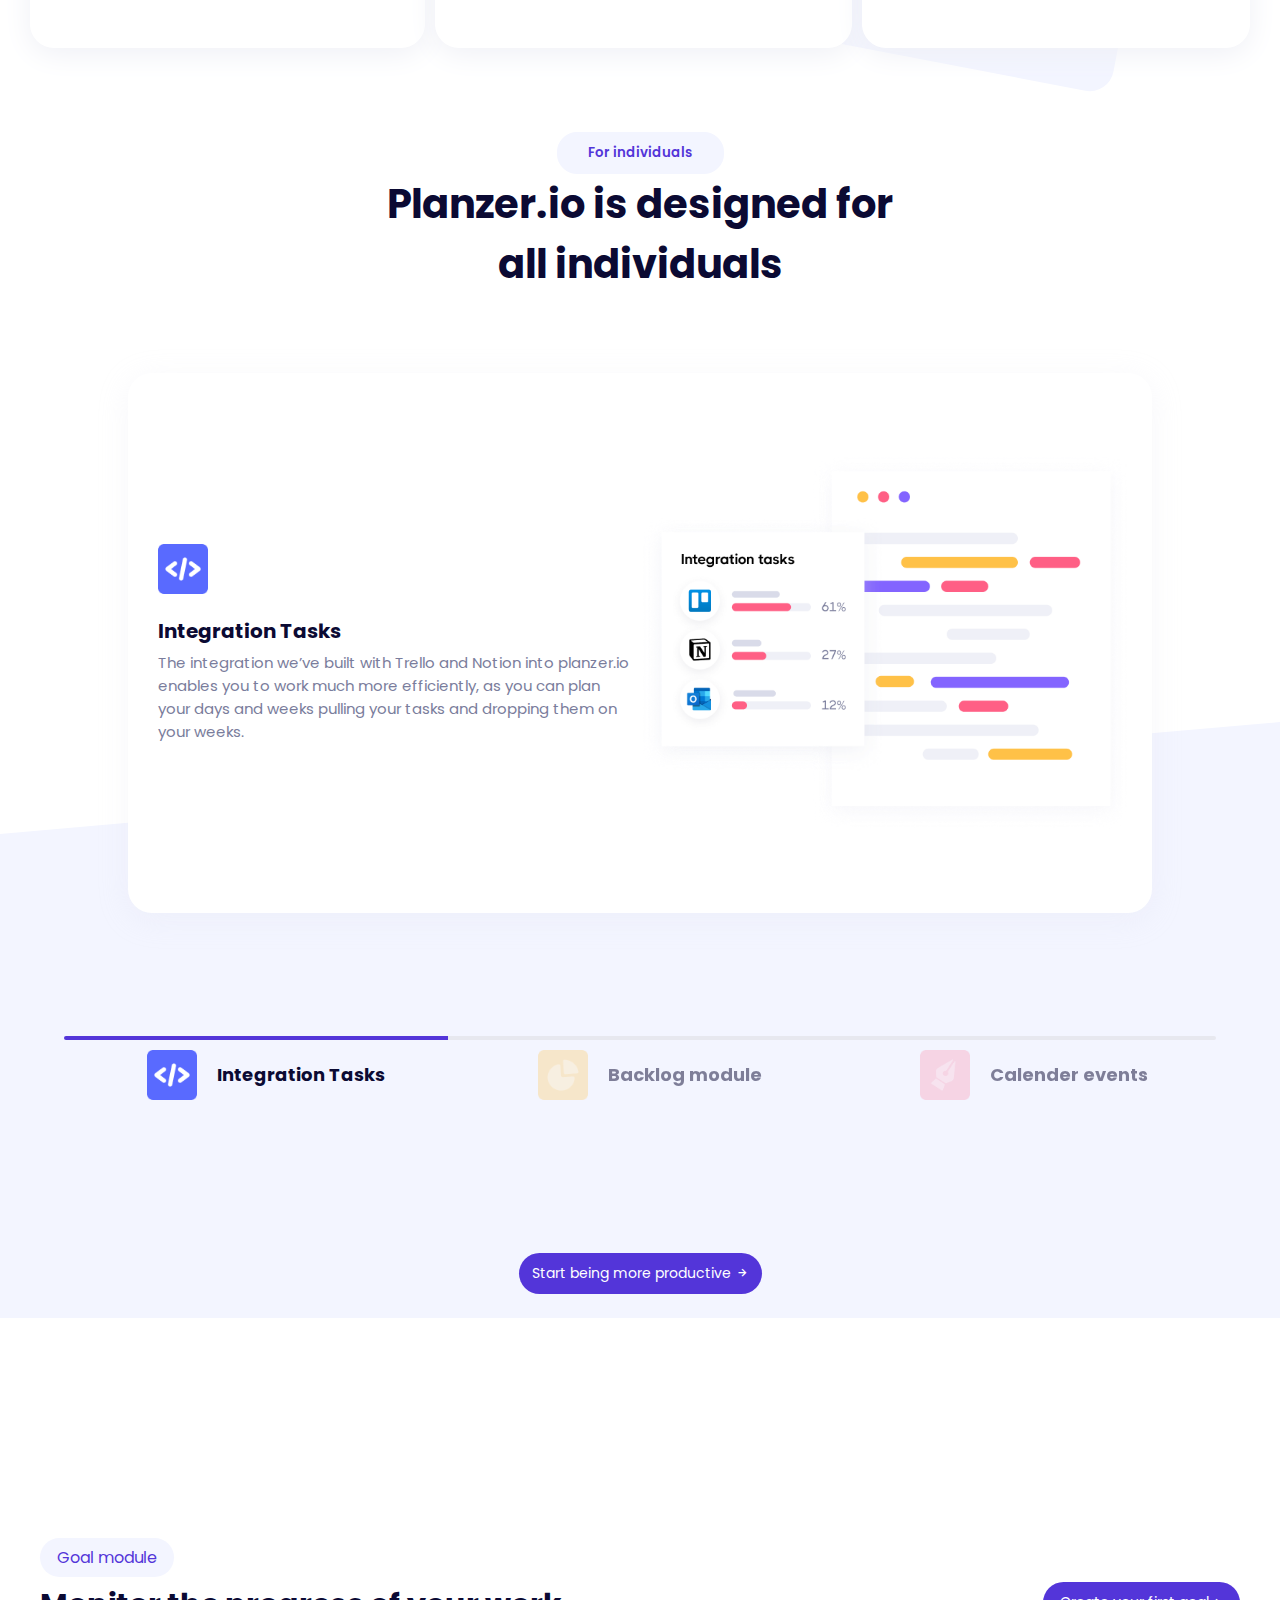
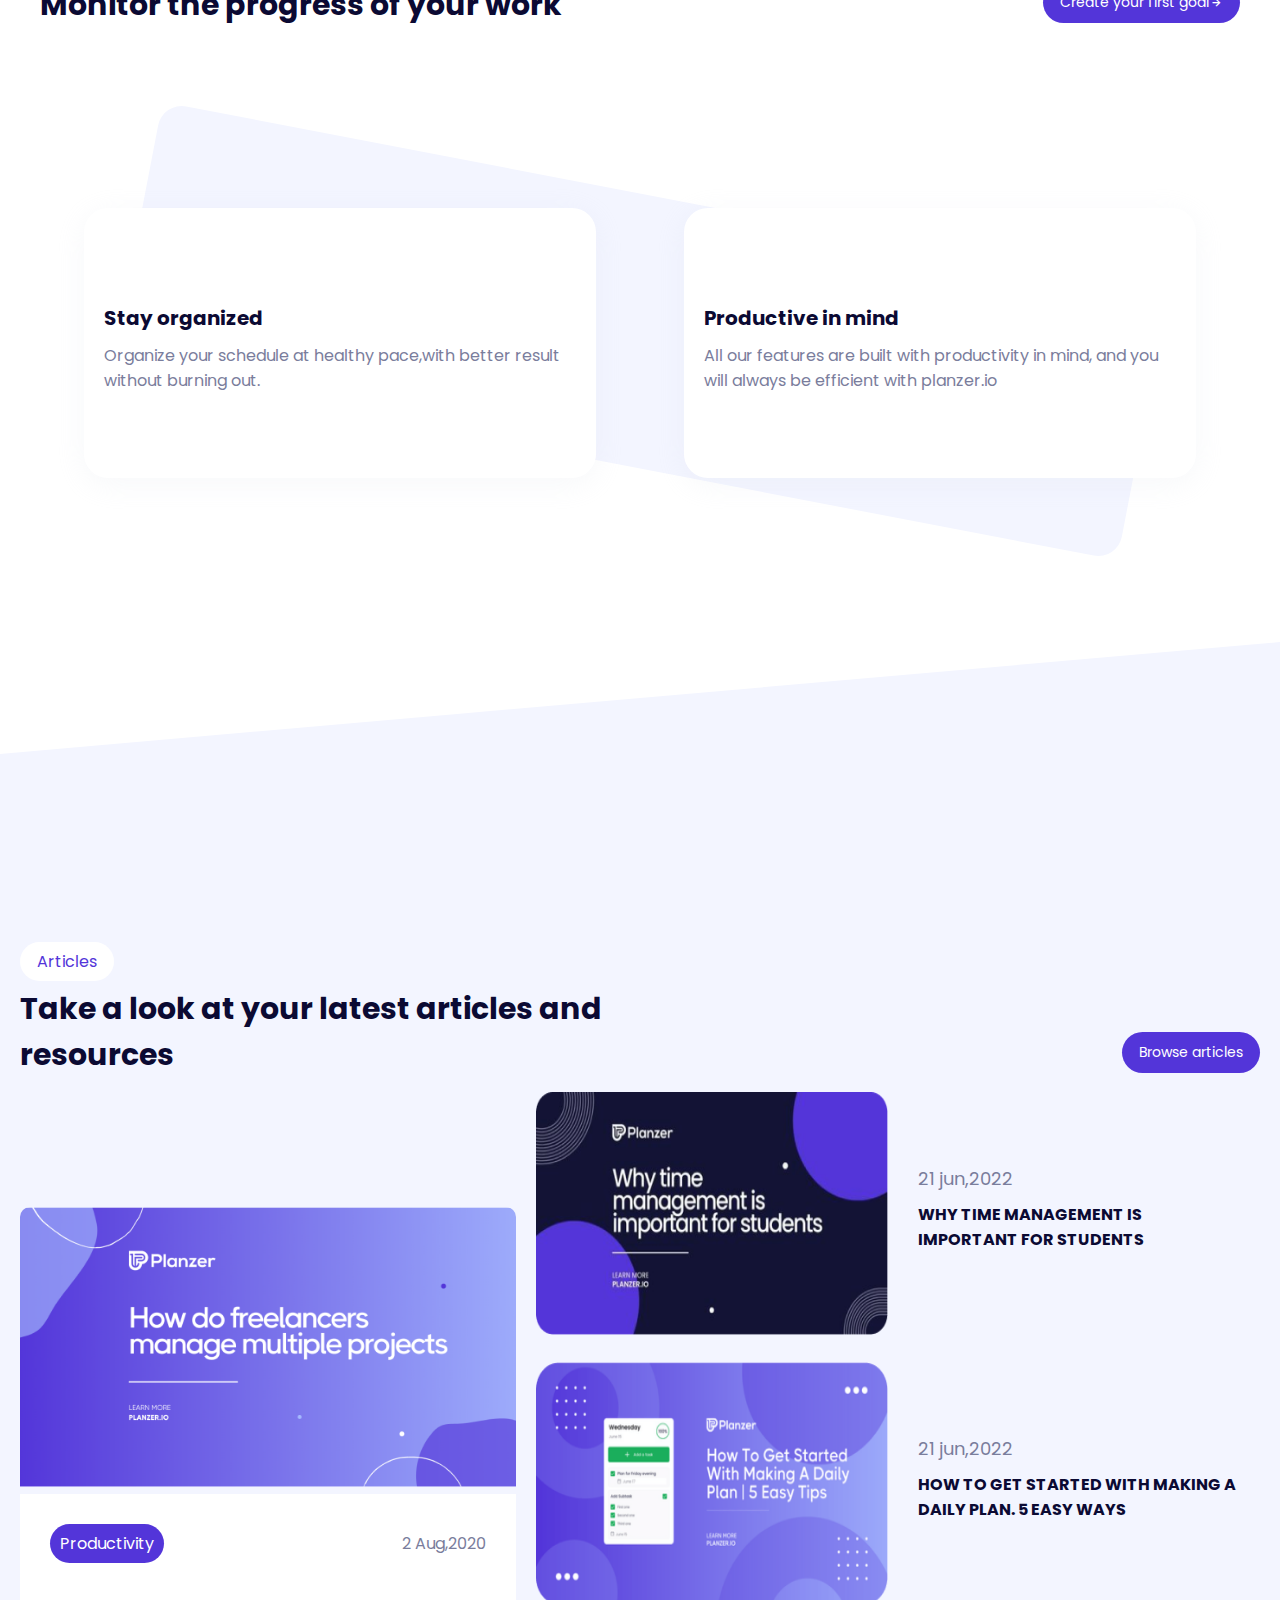
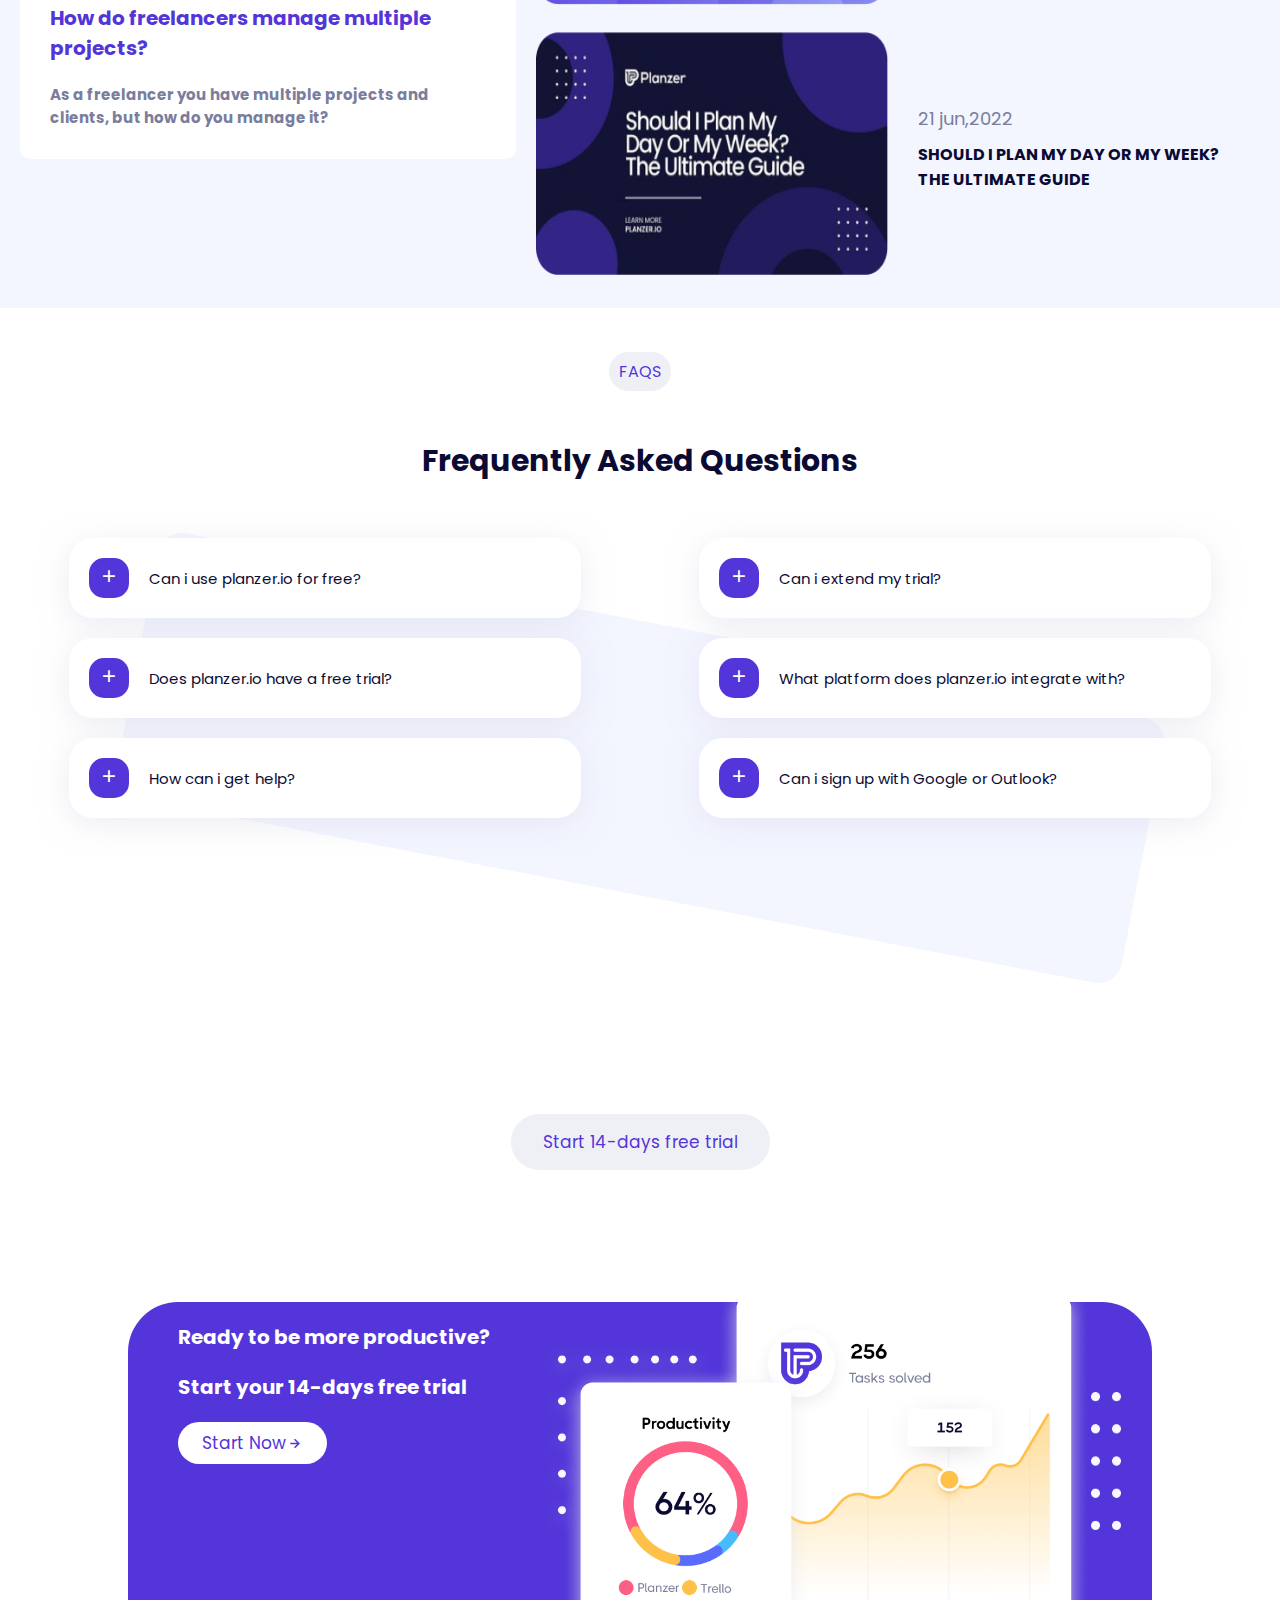
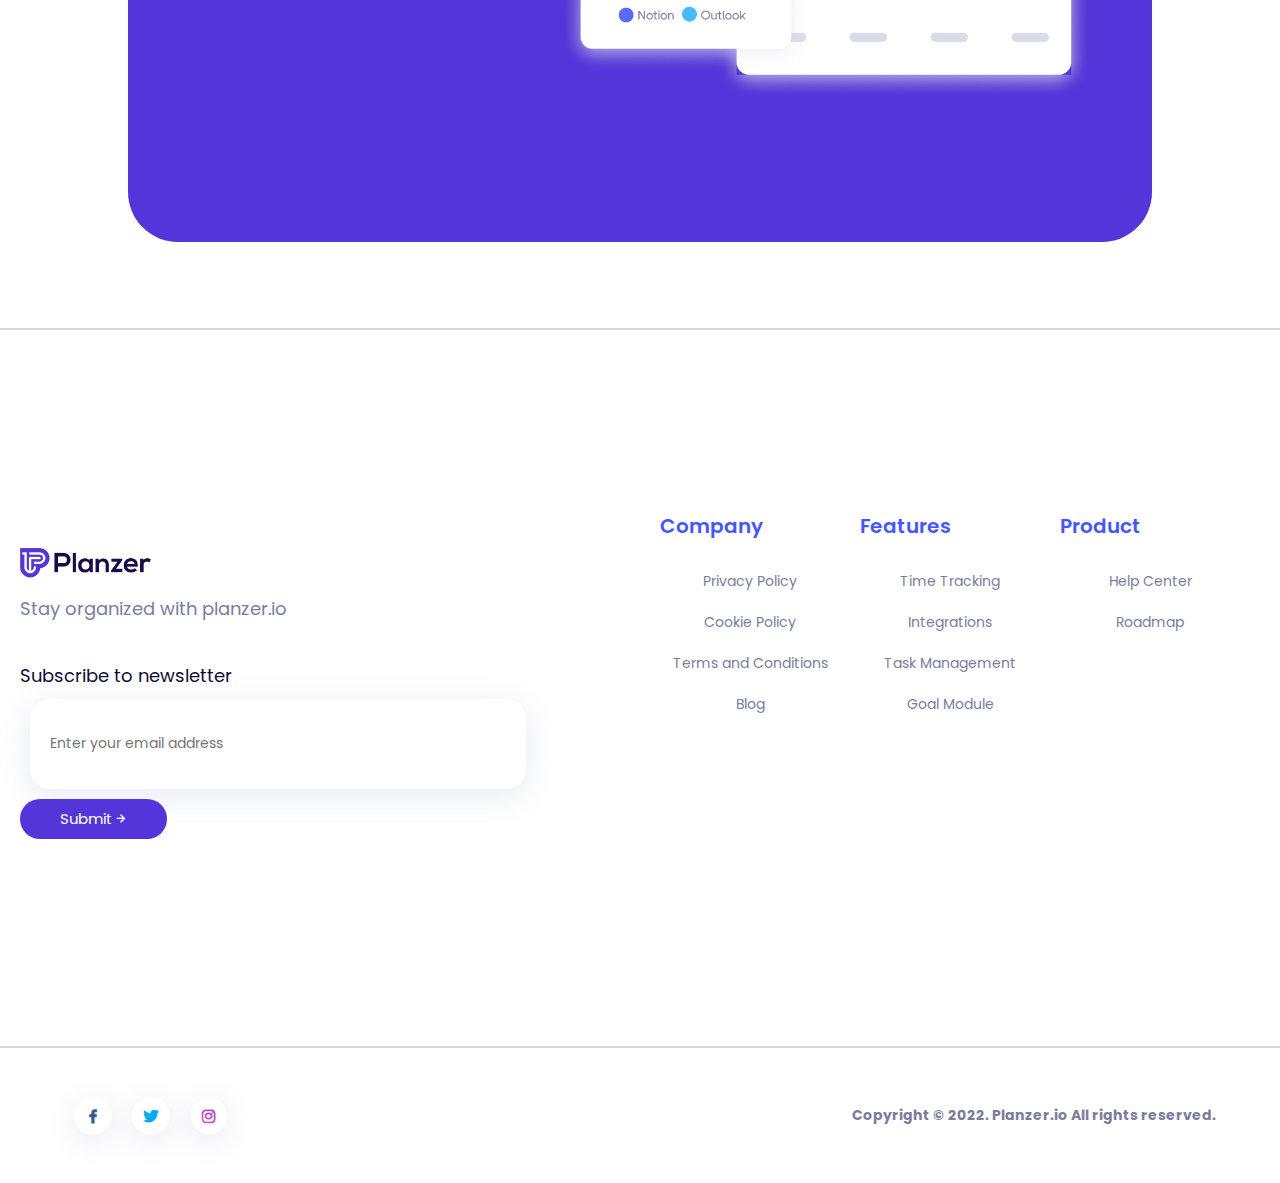
<file: planzer/index.html>
<!DOCTYPE html>
<html lang="en">
  <head>
    <meta charset="UTF-8" />
    <meta http-equiv="X-UA-Compatible" content="IE=edge" />
    <meta name="viewport" content="width=device-width, initial-scale=1.0" />
    <title>Planzer</title>
    <link rel="stylesheet" href="styles.css" />
    <link rel="preconnect" href="https://fonts.googleapis.com" />
    <link rel="preconnect" href="https://fonts.gstatic.com" crossorigin />
    <link
      href="https://fonts.googleapis.com/css2?family=Poppins:ital,wght@0,100;0,200;0,300;0,400;0,500;0,600;0,700;0,800;0,900;1,100;1,300;1,400;1,500;1,600;1,700&display=swap"
      rel="stylesheet"
    />

    <!--Icons-->
    <link
      href="https://unpkg.com/boxicons@2.1.4/css/boxicons.min.css"
      rel="stylesheet"
    />
  </head>

  <body>
    <nav>
      <div class="nav_first">
        <img src="media_icons/logo.png" alt="Planzer logo" />
        <span>Planzer</span>
      </div>
      <div class="nav_second" id="nav_2">
        <a href="#" data-dropdown-button>Pricing</a>
        <div class="dropdown" data-dropdown>
          <a href="#" onclick="toggleMenu()"
            >Features
            <img
              onclick="toggleMenu()"
              class="nav_dropdown"
              src="media_icons/down_arrow.png"
              alt="Features"
          /></a>
          <div class="dropdown-menu" id="subMenu">
            <ul class="dropping">
              <li>Integration</li>
              <li>Time Tracking</li>
              <li>Task management</li>
              <li>Goal module</li>
            </ul>
          </div>
        </div>
        <div class="dropdown">
          <a href="#" onclick="toggleMenu2()"
            >Use Cases
            <img
              onclick="toggleMenu2()"
              class="nav_dropdown"
              src="media_icons/down_arrow.png"
              alt="Use Cases"
          /></a>
          <div class="dropdown-menu" id="subMenu2">
            <ul class="dropping">
              <li>FreeLancer</li>
              <li>Founder</li>
              <li>Developer</li>
            </ul>
          </div>
        </div>
      </div>
      <div class="nav_third" id="nav_3">
        <a href="signin.html" target="_blank">
          <p>Sign In</p>
        </a>

        <a href="signup.html" target="_blank">
          <button class="signup">Get Started &rarr;</button></a
        >
      </div>
      <div class="mobile_menu_btn">
        <i class="bx bx-menu-alt-right" id="nav_open"></i>
        <i class="bx bx-x" id="nav_close"></i>
      </div>
    </nav>
    <section class="hero">
      <div class="fir-div">
        <h1>
          Stop losing track of <br />
          your tasks
        </h1>
        <p>
          Planzer.io lets you plan your daily tasks from multiple project
          management <br />
          tools in a simple view, to help you be more productive.
        </p>
        <button>Start Planning your day &rarr;</button>
      </div>
    </section>

    <section class="statistics">
      <!--Added a class of div here-->
      <div class="div">
        <img class="previews" src="media_icons/preview.png" alt="" />
      </div>
      <!--Removed p from native-->
      <p>Here are some of our native integrations</p>
      <div class="native">
        <img class="integrations" src="media_icons/Notion-logo.png" alt="" />
        <img class="integrations" src="media_icons/Trello-logo.png" alt="" />
        <img
          class="integrations"
          src="media_icons/Outlook-mail-logo.png"
          alt=""
        />
        <img
          class="integrations"
          src="media_icons/Google-calendar-logo.png"
          alt=""
        />
        <img
          class="integrations"
          src="media_icons/62d937f6b01acd06f86246d0_Outlook-calendar-logo.png"
          alt=""
        />
      </div>
    </section>
    <section class="benefits">
      <div class="btn-div"><button class="benefits_btn">Benefits</button></div>

      <h1 class="mainh1">You'll never miss a deadline!</h1>
      <p class="mainp">
        With planzer.io you will never miss a deadline because you lost track of
        your tasks, you can <br />
        easily organize your day, track your tasks and become more productive.
      </p>
      <img class="watermark" src="media_icons/water-mark.png" alt="" />
      <div class="flex-container">
        <div class="flex-boxes">
          <img src="media_icons/chart2.png" alt="" />
          <h3>Organize Your day</h3>
          <p>
            Organize your day across multiple applications and don't lose track
            of <br />
            your day.
          </p>
        </div>
        <div class="flex-boxes">
          <img src="media_icons/progress.png" alt="" />
          <h3>Track progress</h3>
          <p>
            Planzer.io can easily track your goals <br />
            by assigning tasks. Of course, you will follow your progress as
            well.
          </p>
        </div>
        <div class="flex-boxes">
          <img src="media_icons/goals.png" alt="" />
          <h3>Set goals</h3>
          <p>
            Once you set specific goals with time frames, you can organize and
            <br />
            manage your workload.
          </p>
        </div>
        <div class="flex-boxes">
          <img src="media_icons/filter.png" alt="" />
          <h3>Limit distractions</h3>
          <p>
            Concentrating on work for extended periods in an organized workspace
            is much easier.
          </p>
        </div>
        <div class="flex-boxes">
          <img src="media_icons/calendar.png" alt="" />
          <h3>Calendar overview</h3>
          <p>
            Planzer.io keeps you aware of meetings and due dates you have coming
            up on your schedule.
          </p>
        </div>
        <div class="flex-boxes">
          <img src="media_icons/settings.png" alt="" />
          <h3>Practice accountability</h3>
          <p>
            Accountability includes keeping your to-do list in mind. You should
            evaluate your goal list, reflect on your progress and identify the
            steps you need to take.
          </p>
        </div>
      </div>
      <div class="btn-div2">
        <button class="planning-btn">Plan your work &rarr;</button>
      </div>
    </section>
    <section class="fourth">
      <div class="top-left">
        <!--Added the div-->
        <div>
          <h3>
            Track your progress across <br />
            multiple applications
          </h3>
          <div class="top-left-flex">
            <div class="img-div">
              <img src="media_icons/fourth-tick.png" alt="" />
              <img src="media_icons/fourth-bar.png" alt="" />
            </div>
            <div class="fourth-flex">
              <h4>Plan your day</h4>
              <p>
                With planzer.io, you can easily plan your day, <br />
                and help yourself solve your tasks.
              </p>

              <h4>Set goals</h4>
              <p>
                Setting up weekly goals help you stay on <br />
                track. Add your tasks to your goals to help <br />
                planzer.io track the progress for you.
              </p>
            </div>
          </div>
        </div>
        <div class="top-right">
          <img class="lower_img" src="media_icons/Frame 2.png" alt="" />
        </div>
      </div>
      <!-- top left div ends above -->

      <div class="bottom-left">
        <img src="media_icons/fourth-bottom-left.png" alt="" />
        <div class="bottom-inline">
          <h3>Convert your emails into tasks</h3>
          <p>
            Planzer.io pulls your emails and tasks from multiple places to allow
            you plan your day and week using it's excellent features
          </p>
          <!--added a div to align the boxes-->
          <div>
            <div class="white-boxes">
              <h1 class="blue" id="blue" onclick="animateValue();">
                0%
                <!--<span class="blue">%</span>-->
              </h1>
              <p>Increase in productivity</p>
            </div>
            <div class="white-boxes">
              <h1 class="red" id="red">2.5X</h1>
              <p>More tasks solved</p>
            </div>
          </div>
        </div>
      </div>
    </section>
    <section class="card-section">
      <div class="card_watermark"></div>
      <div class="top-fifth">
        <div class="top_f">
          <button class="int">Integrations</button>
          <h1>
            Planzer.io integrates with all <br />
            the tools you're already <br />
            using
          </h1>
        </div>
        <button class="int2">Browse integrations</button>
      </div>
      <div class="cards">
        <div class="card">
          <div class="card_head">
            <img
              src="../planzer/media_icons/Outlook-Calendar.png"
              alt="Outlook-Calendar"
            />
            <h1>Outlook calender <span> Calender </span></h1>
          </div>
          <p>
            With the outlook calender then you get an overview of all your
            events on a given day in the calender
          </p>
          <a href="#">View integration <i class="bx bx-right-arrow-alt"></i></a>
        </div>

        <div class="card">
          <div class="card_head">
            <img
              src="../planzer/media_icons/Google Calendar.png"
              alt="Outlook-Calendar"
            />
            <h1>Google calender <span> Calender </span></h1>
          </div>
          <p>
            With google calender then you can have an overview of all your
            events on a given day in the calender view
          </p>
          <a href="#">View integration <i class="bx bx-right-arrow-alt"></i></a>
        </div>

        <div class="card">
          <div class="card_head">
            <img
              src="../planzer/media_icons/Outlook-Mail.png"
              alt="Outlook-Calendar"
            />
            <h1>Outlook <span> Email </span></h1>
          </div>
          <p>
            With the outlook integration we pull in all your emails in a list
            view so you can easily over your email
          </p>
          <a href="#">View integration <i class="bx bx-right-arrow-alt"></i></a>
        </div>
      </div>
      <div class="for_individuals">
        <button class="int2">For individuals</button>
        <h1>
          Planzer.io is designed for <br />
          all individuals
        </h1>
      </div>
    </section>
    <section class="integrated_task">
      <div class="div1">
        <div class="integ_content">
          <div class="integ_text">
            <img
              src="../planzer/media_icons/icon-1-teams-saas-x-template.png"
              alt="icon-1-teams-saas-x-template"
            />
            <h1>Integration Tasks</h1>
            <p>
              The integration we’ve built with Trello and Notion into planzer.io
              enables you to work much more efficiently, as you can plan your
              days and weeks pulling your tasks and dropping them on your weeks.
            </p>
          </div>
          <img
            class="frame"
            src="../planzer/media_icons/Frame 79.png"
            alt="frames"
          />
        </div>
      </div>
      <div class="div2">
        <div class="hr_list">
          <div class="int_list" id="list1">
            <hr id="hr1" />
            <div class="int_1">
              <img
                src="../planzer/media_icons/icon-1-teams-saas-x-template.png"
                alt="icon-1-teams-saas-x-template"
              />
              <h2>Integration Tasks</h2>
            </div>
          </div>
          <div class="int_list" id="list2">
            <hr id="hr2" />
            <div class="int_1">
              <img
                src="../planzer/media_icons/icon-2-teams-saas-x-template.png"
                alt="icon-1-teams-saas-x-template"
              />
              <h2>Backlog module</h2>
            </div>
          </div>
          <div class="int_list" id="list3">
            <hr id="hr3" />
            <div class="int_1">
              <img
                src="../planzer/media_icons/icon-3-teams-saas-x-template.png"
                alt="icon-1-teams-saas-x-template"
              />
              <h2>Calender events</h2>
            </div>
          </div>
        </div>
        <button>
          Start being more productive <i class="bx bx-right-arrow-alt"></i>
        </button>
      </div>
    </section>
    <section class="goal_module">
      <div class="card_watermark2"></div>
      <div class="goal_head">
        <div class="goal_text">
          <button>Goal module</button>
          <h1>Monitor the progress of your work</h1>
        </div>
        <button class="first_btn">
          Create your first goal <i class="bx bx-right-arrow-alt"></i>
        </button>
      </div>
      <div class="goal_content">
        <div class="content_1">
          <h3>Stay organized</h3>
          <p>
            Organize your schedule at healthy pace,with better result without
            burning out.
          </p>
        </div>
        <div class="content_1">
          <h3>Productive in mind</h3>
          <p>
            All our features are built with productivity in mind, and you will
            always be efficient with planzer.io
          </p>
        </div>
      </div>
    </section>
    <section class="articles">
      <div class="arti_head">
        <div class="arti_text">
          <button>Articles</button>
          <h1>Take a look at your latest articles and resources</h1>
        </div>
        <button class="first_btn">Browse articles</button>
      </div>

      <div class="arti_content">
        <div class="arti_con_item1">
          <img
            src="../planzer/media_icons/How do freelancers manage multiple projects.png"
            alt="how"
          />
          <div class="item_arti">
            <div class="arti_btn_text">
              <button>Productivity</button>
              <p>2 Aug,2020</p>
            </div>
            <h1>How do freelancers manage multiple projects?</h1>
            <h4>
              As a freelancer you have multiple projects and clients, but how do
              you manage it?
            </h4>
          </div>
        </div>

        <div class="arti_con_item2">
          <div class="item2_div">
            <img
              src="../planzer/media_icons/Why-Time-Management-Is-Important-For-Students-p-500.png"
              alt="Why-Time-Management-Is-Important-For-Students-p-500"
            />
            <div class="item2_text">
              <h2>21 jun,2022</h2>
              <p>WHY TIME MANAGEMENT IS IMPORTANT FOR STUDENTS</p>
            </div>
          </div>
          <div class="item2_div">
            <img
              src="../planzer/media_icons/how-to-get-started-with-making-a-daily-plan-5-easy-tips-p-500.png"
              alt="how-to-get-started-with-making-a-daily-plan-5-easy-tips-p-500"
            />
            <div class="item2_text">
              <h2>21 jun,2022</h2>
              <p>HOW TO GET STARTED WITH MAKING A DAILY PLAN. 5 EASY WAYS</p>
            </div>
          </div>
          <div class="item2_div">
            <img
              src="../planzer/media_icons/Should-I-Plan-My-Day-Or-My-Week-The-Ultimate-Guide-p-500.png"
              alt="Should-I-Plan-My-Day-Or-My-Week-The-Ultimate-Guide-p-500"
            />
            <div class="item2_text">
              <h2>21 jun,2022</h2>
              <p>SHOULD I PLAN MY DAY OR MY WEEK? THE ULTIMATE GUIDE</p>
            </div>
          </div>
        </div>
      </div>
    </section>

    <section class="frequent">
      <div class="card_watermark2"></div>
      <div class="fr_head">
        <button>FAQS</button>
        <h1>Frequently Asked Questions</h1>
      </div>
      <div class="questions" id="qs">
        <div class="question" id="question">
          <button class="button" id="button">
            <i class="bx bx-plus" id="bt_open" onclick="questionsControl()"></i
            ><i
              class="bx bx-x"
              id="bt_close"
              onclick="questionsControlclose()"
            ></i>
          </button>
          <p class="quest" id="quest">Can i use planzer.io for free?</p>
          <p class="answer" id="answer">
            Sure! But you'll have to be registered
          </p>
        </div>
        <div class="question" id="question2">
          <button class="button" id="button2">
            <i
              class="bx bx-plus"
              id="bt_open2"
              onclick="questionsControl2()"
            ></i
            ><i
              class="bx bx-x"
              id="bt_close2"
              onclick="questionsControlclose2()"
            ></i>
          </button>
          <p class="quest" id="quest2">Can i extend my trial?</p>
          <p class="answer" id="answer2">Yes, But at a cost</p>
        </div>
        <div class="question" id="question3">
          <button class="button" id="button3">
            <i
              class="bx bx-plus"
              id="bt_open3"
              onclick="questionsControl3()"
            ></i
            ><i
              class="bx bx-x"
              id="bt_close3"
              onclick="questionsControlclose3()"
            ></i>
          </button>
          <p class="quest" id="quest3">Does planzer.io have a free trial?</p>
          <p class="answer" id="answer3">Yes, We Do offer free trails</p>
        </div>
        <div class="question" id="question4">
          <button class="button" id="button4">
            <i
              class="bx bx-plus"
              id="bt_open4"
              onclick="questionsControl4()"
            ></i
            ><i
              class="bx bx-x"
              id="bt_close4"
              onclick="questionsControlclose4()"
            ></i>
          </button>
          <p class="quest" id="quest4">
            What platform does planzer.io integrate with?
          </p>
          <p class="answer" id="answer4">Ask Google</p>
        </div>
        <div class="question" id="question5">
          <button class="button" id="button5">
            <i
              class="bx bx-plus"
              id="bt_open5"
              onclick="questionsControl5()"
            ></i
            ><i
              class="bx bx-x"
              id="bt_close5"
              onclick="questionsControlclose5()"
            ></i>
          </button>
          <p class="quest" id="quest5">How can i get help?</p>
          <p class="answer" id="answer5">By asking Google</p>
        </div>
        <div class="question" id="question6">
          <button class="button" id="button6">
            <i
              class="bx bx-plus"
              id="bt_open6"
              onclick="questionsControl6()"
            ></i
            ><i
              class="bx bx-x"
              id="bt_close6"
              onclick="questionsControlclose6()"
            ></i>
          </button>
          <p class="quest" id="quest6">Can i sign up with Google or Outlook?</p>
          <p class="answer" id="answer6">Yes you can</p>
        </div>
      </div>
    </section>

    <section class="free_trail">
      <button class="free_btn">Start 14-days free trial</button>
      <div class="free_trail_card">
        <div class="free_trail_text">
          <h1>Ready to be more productive?</h1>
          <h2>Start your 14-days free trial</h2>
          <button>Start Now <i class="bx bx-right-arrow-alt"></i></button>
        </div>
        <div class="free_trail_img">
          <img
            class="free_img1"
            src="../media_icons/Frame 137.png"
            alt="frame"
          />
          <img
            class="free_img2"
            src="../planzer/media_icons/Frame 145.png"
            alt="frame"
          />
        </div>
      </div>
    </section>

    <section class="newslatter_links">
      <div class="newslatter">
        <div class="news_logo">
          <img src="media_icons/Planzerio logo dark.png" alt="Planzer logo" />
        </div>
        <p>Stay organized with planzer.io</p>
        <div class="news_form">
          <label for="news">Subscribe to newsletter</label>
          <input
            type="text"
            name="news"
            id="news"
            placeholder="Enter your email address"
          />
          <button>Submit<i class="bx bx-right-arrow-alt"></i></button>
        </div>
      </div>
      <div class="news_links">
        <div class="link">
          <h1>Company</h1>
          <a href="#">Privacy Policy</a>
          <a href="#">Cookie Policy</a>
          <a href="#">Terms and Conditions</a>
          <a href="#">Blog</a>
        </div>
        <div class="link">
          <h1>Features</h1>
          <a href="#">Time Tracking</a>
          <a href="#">Integrations</a>
          <a href="#">Task Management</a>
          <a href="#">Goal Module</a>
        </div>
        <div class="link">
          <h1>Product</h1>
          <a href="#">Help Center</a>
          <a href="#">Roadmap</a>
        </div>
      </div>
    </section>

    <footer>
      <div class="social_links">
        <i class="bx bxl-facebook" id="fb"></i>
        <i class="bx bxl-twitter" id="tw"></i>
        <i class="bx bxl-instagram" id="ins"></i>
      </div>
      <h3>Copyright © 2022. Planzer.io All rights reserved.</h3>
    </footer>

    <script src="script.js "></script>
  </body>
</html>
</file>
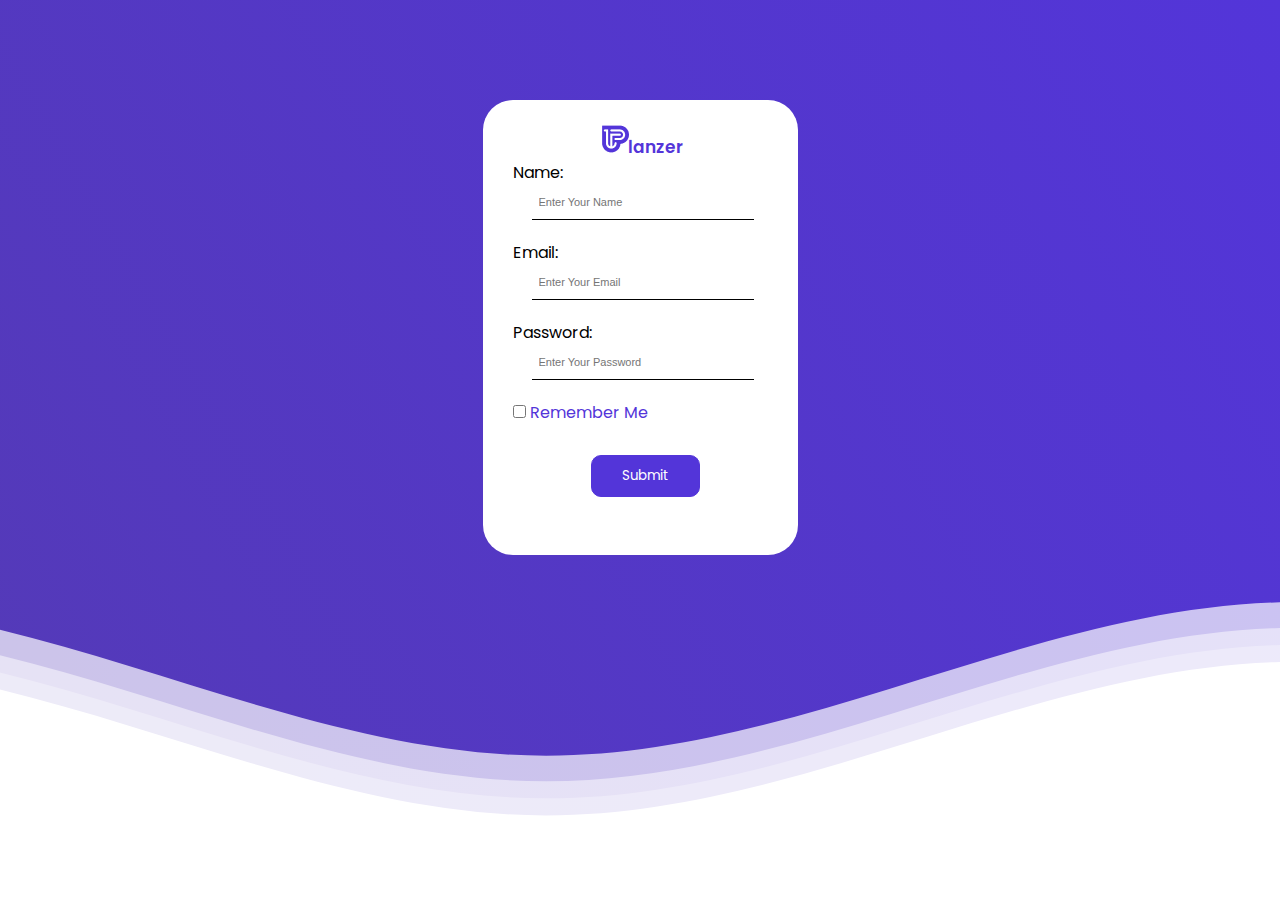
<file: signin.html>
<!DOCTYPE html>
<html lang="en">
  <head>
    <meta charset="UTF-8" />
    <meta http-equiv="X-UA-Compatible" content="IE=edge" />
    <meta name="viewport" content="width=device-width, initial-scale=1.0" />
    <title>Planzer SignIn</title>
    <link rel="stylesheet" href="signin.css" />
    <link rel="preconnect" href="https://fonts.googleapis.com" />
    <link rel="preconnect" href="https://fonts.gstatic.com" crossorigin />
    <link
      href="https://fonts.googleapis.com/css2?family=Poppins:ital,wght@0,100;0,200;0,300;0,400;0,500;0,600;0,700;0,800;0,900;1,100;1,300;1,400;1,500;1,600;1,700&display=swap"
      rel="stylesheet"
    />
  </head>
  <body>
    <body>
      <div class="header">
        <!--Content before waves-->
        
        <div class="inner-header flex">
         
            <path
              fill="#FFFFFF"
              stroke="#000000"
              stroke-width="10"
              stroke-miterlimit="10"
              d="M57,283"
            />
            <div class="container">
              <div class="logo">
<img src="media_icons/logo.png" alt="">
  <span>lanzer</span>
              </div>
              <form action="#">
              <label for="name" class="name">Name:<br>
                  <input type="text" class="begin" placeholder="Enter Your Name"  id="name" required>
                 
              </label>
              <label for="email">Email:
                  <input class="input" type="email" id="email" placeholder="Enter Your Email" required>
              </label>
              <label for="password">Password:
                  <input  class="input" type="password" id="password" placeholder="Enter Your Password" required>
              </label>
          <label><a href="#">
              <input type="checkbox" class="check" id="check" required>
              Remember Me</a>
                
              </label>
              <button class="submit">Submit</button>
          </form>
          </div>
            <g>
              <path
                fill="#fff"
                d="M250.4,0.8C112.7,0.8,1,112.4,1,250.2c0,137.7,111.7,249.4,249.4,249.4c137.7,0,249.4-111.7,249.4-249.4
        C499.8,112.4,388.1,0.8,250.4,0.8z M383.8,326.3c-62,0-101.4-14.1-117.6-46.3c-17.1-34.1-2.3-75.4,13.2-104.1
        c-22.4,3-38.4,9.2-47.8,18.3c-11.2,10.9-13.6,26.7-16.3,45c-3.1,20.8-6.6,44.4-25.3,62.4c-19.8,19.1-51.6,26.9-100.2,24.6l1.8-39.7		c35.9,1.6,59.7-2.9,70.8-13.6c8.9-8.6,11.1-22.9,13.5-39.6c6.3-42,14.8-99.4,141.4-99.4h41L333,166c-12.6,16-45.4,68.2-31.2,96.2	c9.2,18.3,41.5,25.6,91.2,24.2l1.1,39.8C390.5,326.2,387.1,326.3,383.8,326.3z"
              />
            </g>
          </svg>
        </div>
        
        <!--Waves Container-->
        <div class="cont">
          <svg
            class="waves"
            xmlns="http://www.w3.org/2000/svg"
            xmlns:xlink="http://www.w3.org/1999/xlink"
            viewBox="0 24 150 28"
            preserveAspectRatio="none"
            shape-rendering="auto"
          >
            <defs>
              <path
                id="gentle-wave"
                d="M-160 44c30 0 58-18 88-18s 58 18 88 18 58-18 88-18 58 18 88 18 v44h-352z"
              />
            </defs>
            <g class="parallax">
              <use
                xlink:href="#gentle-wave"
                x="48"
                y="0"
                fill="rgba(255,255,255,0.7"
              />
              <use
                xlink:href="#gentle-wave"
                x="48"
                y="3"
                fill="rgba(255,255,255,0.5)"
              />
              <use
                xlink:href="#gentle-wave"
                x="48"
                y="5"
                fill="rgba(255,255,255,0.3)"
              />
              <use xlink:href="#gentle-wave" x="48" y="7" fill="#fff" />
            </g>
          </svg>
        </div>
        <!--Waves end-->
      </div>
      
    </body>
  </html>
  
  </body>
</html>
</file>
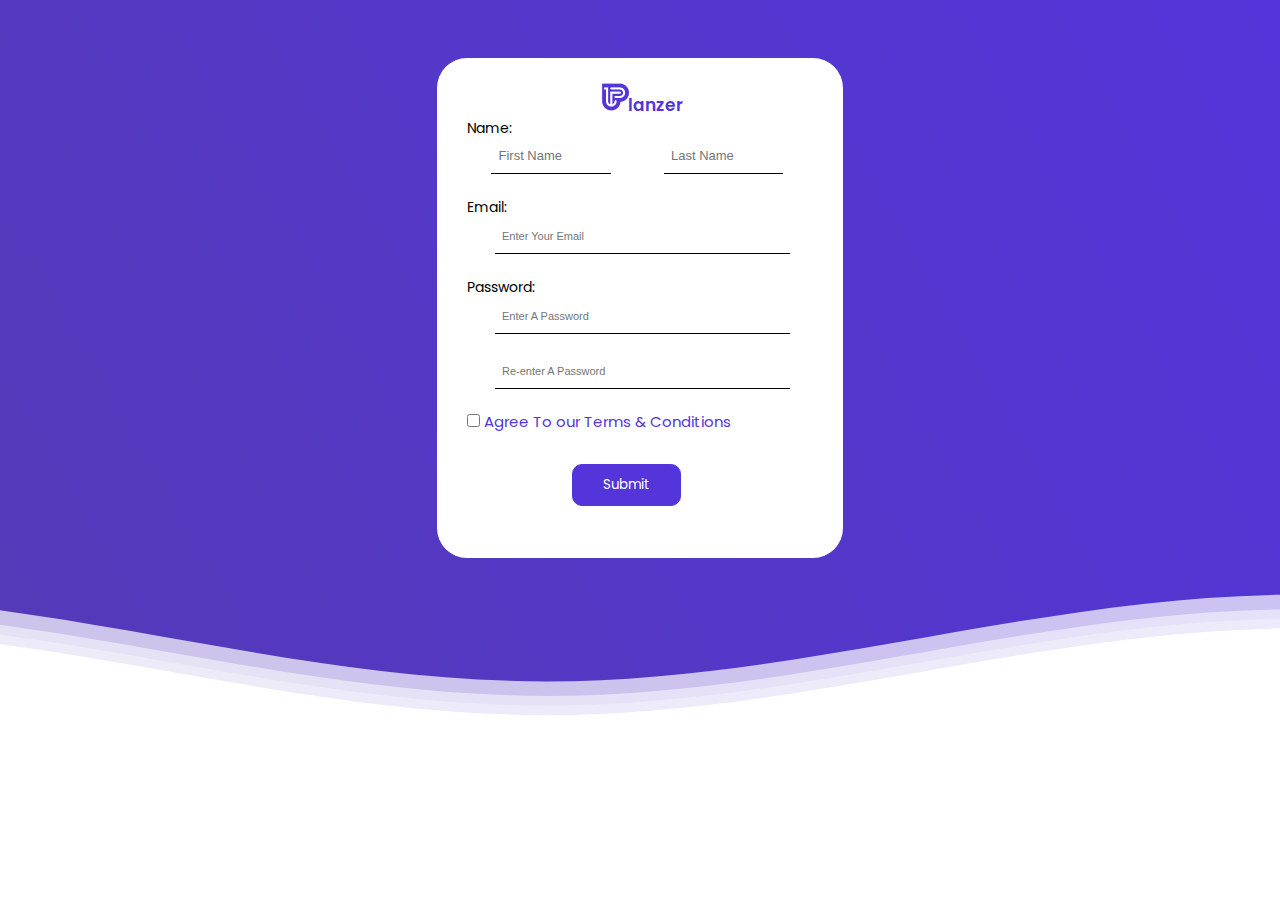
<file: signup.html>
<!DOCTYPE html>
<html lang="en">
  <head>
    <meta charset="UTF-8" />
    <meta http-equiv="X-UA-Compatible" content="IE=edge" />
    <meta name="viewport" content="width=device-width, initial-scale=1.0" />
    <link rel="stylesheet" href="signup.css" />
    <title>Planzer Signup</title>
    <link rel="preconnect" href="https://fonts.googleapis.com" />
    <link rel="preconnect" href="https://fonts.gstatic.com" crossorigin />
    <link
      href="https://fonts.googleapis.com/css2?family=Poppins:ital,wght@0,100;0,200;0,300;0,400;0,500;0,600;0,700;0,800;0,900;1,100;1,300;1,400;1,500;1,600;1,700&display=swap"
      rel="stylesheet"
    />
  </head>
  <body>
    <div class="header">
      <!--Content before waves-->
      
      <div class="inner-header flex">
        
          <path
            fill="#FFFFFF"
            stroke="#000000"
            stroke-width="10"
            stroke-miterlimit="10"
            d="M57,283"
          />
          <div class="container">
            <div class="logo">
              <img src="media_icons/logo.png" alt="">
                <span>lanzer</span>
                            </div>
            <form action="#">
            <label for="name" class="name">Name:<br>
                <input type="text" class="begin" placeholder="First Name"  id="name" required>
                <input type="text"  class="begin"placeholder="Last Name" id="name" required>
            </label>
            <label for="email">Email:
                <input class="input" type="email" id="email" placeholder="Enter Your Email" required>
            </label>
            <label for="password">Password:
                <input  class="input" type="password" id="password" placeholder="Enter A Password" required>
            </label>
            <label for="password">
                <input   class="input" type="password" id="password" placeholder="Re-enter A Password" required>
            </label>
        <label for="check"><a href="#">
            <input type="checkbox" class="check" id="check" required>
            Agree To our Terms & Conditions</a>
              
            </label>
            <button class="submit">Submit</button>
        </form>
        </div>
          <g>
            <path
              fill="#fff"
              d="M250.4,0.8C112.7,0.8,1,112.4,1,250.2c0,137.7,111.7,249.4,249.4,249.4c137.7,0,249.4-111.7,249.4-249.4
      C499.8,112.4,388.1,0.8,250.4,0.8z M383.8,326.3c-62,0-101.4-14.1-117.6-46.3c-17.1-34.1-2.3-75.4,13.2-104.1
      c-22.4,3-38.4,9.2-47.8,18.3c-11.2,10.9-13.6,26.7-16.3,45c-3.1,20.8-6.6,44.4-25.3,62.4c-19.8,19.1-51.6,26.9-100.2,24.6l1.8-39.7		c35.9,1.6,59.7-2.9,70.8-13.6c8.9-8.6,11.1-22.9,13.5-39.6c6.3-42,14.8-99.4,141.4-99.4h41L333,166c-12.6,16-45.4,68.2-31.2,96.2	c9.2,18.3,41.5,25.6,91.2,24.2l1.1,39.8C390.5,326.2,387.1,326.3,383.8,326.3z"
            />
          </g>
        </svg>
      </div>
      
      <!--Waves Container-->
      <div>
        <svg
          class="waves"
          xmlns="http://www.w3.org/2000/svg"
          xmlns:xlink="http://www.w3.org/1999/xlink"
          viewBox="0 24 150 28"
          preserveAspectRatio="none"
          shape-rendering="auto"
        >
          <defs>
            <path
              id="gentle-wave"
              d="M-160 44c30 0 58-18 88-18s 58 18 88 18 58-18 88-18 58 18 88 18 v44h-352z"
            />
          </defs>
          <g class="parallax">
            <use
              xlink:href="#gentle-wave"
              x="48"
              y="0"
              fill="rgba(255,255,255,0.7"
            />
            <use
              xlink:href="#gentle-wave"
              x="48"
              y="3"
              fill="rgba(255,255,255,0.5)"
            />
            <use
              xlink:href="#gentle-wave"
              x="48"
              y="5"
              fill="rgba(255,255,255,0.3)"
            />
            <use xlink:href="#gentle-wave" x="48" y="7" fill="#fff" />
          </g>
        </svg>
      </div>
      <!--Waves end-->
    </div>
    
  </body>
</html>
</file>
<file: styles.css>
* {
  box-sizing: border-box;
  padding: 0;
  margin: 0;
  font-family: Poppins;
  outline: none;
}

body {
  font-family: Poppins, sans-serif;
}

nav {
  width: 100%;
  height: 10vh;
  padding: 30px 50px;
  color: #180c47;
  display: flex;
  /*added align-items .by Emmanuel*/
  align-items: center;
  justify-content: space-between;
  background-color: #f3f5ff;
}

nav div {
  display: flex;
}

.nav_second {
  width: 30vw;
  justify-content: space-between;
}

.nav_third {
  display: flex;
  justify-content: space-evenly;
  text-align: center;
  /*not needed .by Emmanuel*/
  /*
    vertical-align: center;
    align-items: center;
    vertical-align: middle;
    */
  width: 20vw;
  height: 100%;
}

.nav_third button {
  cursor: pointer;
}

/*Added this to center the btn properly .by Emmanuel*/

.nav_third a {
  display: flex;
  align-items: center;
  justify-content: center;
}

.nav_third button:hover {
  opacity: 0.8;
}

.nav_third p {
  cursor: pointer;
}

.signup {
  padding: 10px 20px;
  font-family: Poppins, sans-serif;
  color: white;
  background-color: #5335d9;
  border: 1px solid #5335d9;
  border-radius: 25px;
}

nav img {
  height: 20px;
}

nav span {
  font-weight: 600;
}

.nav_dropdown {
  height: 10px;
}

nav a {
  text-decoration: none;
  color: #180c47;
}

nav a:hover {
  opacity: 0.7;
}

.dropdown {
  position: relative;
}

.dropping {
  list-style: none;
}

.dropping li {
  margin-bottom: 25px;
  color: #7a7d9c;
  font-size: 15px;
  cursor: pointer;
  font-weight: 400;
}

.dropping li:hover {
  color: #5335d9;
  font-weight: 600;
  transition-duration: 300ms;
}

.dropdown-menu {
  width: 200px;
  height: 260px;
  visibility: hidden;
  /* max-height: 0px; */
  /* overflow: hidden;  */
  position: absolute;
  left: 0;
  top: calc(100% + 30px);
  background-color: white;
  padding: 30px;
  transition: all 500ms ease-in-out;
  border-radius: 20px;
  box-shadow: 0 3px 15px 0 rgba(0, 0, 0, 0.3);
  z-index: 100;
}

.display_drop {
  visibility: visible;
  transform: translateY(20px);
  transition: all 500ms ease-in-out;
}

.mobile_menu_btn {
  display: none;
  align-items: center;
  justify-content: center;
}

.mobile_menu_btn i {
  font-size: 30px;
  color: #0b0a33;
}

#nav_open {
  display: block;
}

#nav_close {
  display: none;
}

/*Tablet view for nav section*/

@media only screen and (max-width: 1000px) {
  .nav_second {
    width: 40vw;
  }
  .nav_third {
    width: 30vw;
  }
  nav {
    padding: 0 10px;
  }
}

/*mobile view for nav*/

@media only screen and (max-width: 740px) {
  .mobile_menu_btn {
    display: flex;
  }
  .nav_second {
    height: 40vh;
    width: 50vw;
    position: absolute;
    top: 10vh;
    left: -100%;
    flex-direction: column;
    background-color: #ffffff;
    justify-content: space-around;
    align-items: center;
    border-radius: 0 10px 0 0;
  }
  .nav_third {
    height: 30vh;
    width: 50vw;
    position: absolute;
    top: 50vh;
    left: -100%;
    flex-direction: column;
    background-color: #ffffff;
    justify-content: space-around;
    align-items: center;
    border-radius: 0 0 10px 0;
  }
  nav {
    padding: 0 10px;
    color: #180c47;
  }
  .dropdown-menu {
    width: 200px;
    height: 240px;
    position: absolute;
    left: 0;
    top: calc(100% + 5px);
  }
  .display_drop {
    visibility: visible;
    transform: translateX(100px);
    transition: all 500ms ease-in-out;
  }
  .nav_dropdown {
    transform: rotate(-90deg);
  }
}

.hero {
  background-color: #f3f5ff;
  width: 100%;
  height: 100vh;
  padding: 30px;
  color: #180c47;
}

.fir-div {
  /*Using this would not be compatable on all devices
  I'll be using flex to fix it
  .by Emmanuel*/
  /*
    margin-top: 150px;
    width: 60%;
    margin: 150px auto;
  */
  height: 100%;
  width: 100%;
  display: flex;
  align-items: center;
  justify-content: center;
  flex-direction: column;
  text-align: center;
}

.hero p {
  text-align: center;
  margin-top: 20px;
  color: #7a7d9c;
  margin-bottom: 30px;
}

.hero h1 {
  text-align: center;
  font-size: 60px;
  color: #180c47;
}

.hero button {
  background-color: #5335d9;
  color: white;
  padding: 15px 30px;
  border-radius: 30px;
  border: 1px solid #5335d9;
  font-family: Poppins, sans-serif;
  font-size: 20px;
  cursor: pointer;
}

/*mobile view for hero section*/

@media only screen and (max-width: 740px) {
  .hero p {
    font-size: 15px;
  }
  .hero h1 {
    text-align: center;
    font-size: 40px;
    color: #180c47;
  }
  .hero button {
    padding: 10px 20px;
    font-size: 14px;
  }
}

.statistics {
  background-color: #f3f5ff;
  /* clip-path: polygon(0 0, 100% 0%, 100% 21%, 0 80%); */
  min-height: 80vh;
  width: 100%;
  margin-top: -5px;
  padding-top: 10px;
  position: relative;
  z-index: -2;
}

/*Added this cause img was too big had to size
and center it. hence the div tag cause the div with the img didn't have 
a class. by Emmanuel*/

.statistics .div {
  width: 100%;
  display: flex;
  align-items: center;
  justify-content: center;
  flex-direction: column;
}

/*The img .by Emmanuel*/

.previews {
  width: 80vw;
}

.statistics::after {
  content: "";
  width: 100%;
  height: 40rem;
  position: absolute;
  bottom: -20rem;
  background-color: white;
  transform: skewY(166deg);
  z-index: -2;
}

/*Removed p from native(div so the imgs can be centered using flex)
.by Emmanuel*/

.statistics p {
  text-align: center;
  color: #7a7d9c;
  margin-bottom: 50px;
}

.native {
  display: flex;
  align-items: center;
  justify-content: center;
  padding: 5px;
}

.integrations {
  cursor: pointer;
  margin: 0 20px;
  height: 40px;
}

/*Tablet view for statistics section*/

@media only screen and (max-width: 1000px) {
  .integrations {
    cursor: pointer;
    margin: 0 20px;
    height: auto;
    width: 100px;
  }
}

/*mobile view for statistics section*/

@media only screen and (max-width: 740px) {
  .native {
    flex-direction: column;
  }
  .previews {
    width: 100vw;
  }
  .integrations {
    cursor: pointer;
    margin: 10px 20px;
    height: 40px;
  }
}

.benefits {
  width: 100%;
  min-height: 100vh;
  background-color: white;
  /*margin-top: 500px;*/
  /*addind flex .by Emmanuel*/
  display: flex;
  align-items: center;
  justify-content: center;
  flex-direction: column;
  position: relative;
  padding: 20px;
  /*padding-bottom: 60px;*/
}

.btn-div {
  text-align: center;
  margin: auto;
  margin-top: 60px;
  z-index: 16;
}

.benefits_btn {
  background-color: #f3f5ff;
  text-align: center;
  padding: 8px 30px;
  color: #5335d9;
  border: 1px solid #f3f5ff;
  border-radius: 20px;
  margin: auto;
  vertical-align: middle;
  font-weight: 700;
  font-family: Poppins;
}

.mainh1 {
  font-size: 40px;
  margin-top: 15px;
  margin-bottom: 15px;
  color: #0b0a33;
  text-align: center;
}

.mainp {
  color: #7a7d9c;
  /*reduced margin bottom .by Emmanuel*/
  margin-bottom: 50px;
  text-align: center;
}

.watermark {
  z-index: 0;
  position: absolute;
  top: 25%;
  left: 0;
  right: 0;
  bottom: 0;
  margin: 0 auto;
  height: 70vh;
  animation: 2s scale infinite;
}

@keyframes scale {
  0% {
    transform: scale(1.1);
  }
  50% {
    transform: scale(1);
  }
  100% {
    transform: scale(1.1);
  }
}

.flex-container {
  display: grid;
  width: 100%;
  padding: 10px;
  margin: auto;
  place-items: center;
  grid-template-columns: 1fr 1fr 1fr;
  grid-template-rows: 1fr 1fr;
  /*reduced grid gap .by Emmanuel*/
  gap: 30px;
  place-items: center;
  /* grid-template-areas: 
    ". . ."
    ". . .";  */
  /*Changed bg to transparent, zindex to 2 .by Emmanuel*/
  background-color: transparent;
  z-index: 2;
}

.flex-boxes {
  background-color: white;
  border-radius: 20px;
  z-index: 5;
  min-height: 300px;
  min-width: 300px;
  padding: 20px;
  box-shadow: 0 1px 5px 0px rgba(0, 0, 0, 0.1);
}

.flex-boxes img {
  height: 60px;
  margin-bottom: 10px;
}

.flex-boxes p {
  margin-top: 20px;
  color: #7a7d9c;
  font-size: 13px;
}

.planning-btn {
  background-color: #5335d9;
  color: white;
  padding: 10px 35px;
  border-radius: 30px;
  border: 1px solid #5335d9;
  font-family: Poppins, sans-serif;
  font-size: 20px;
  cursor: pointer;
}

.btn-div2 {
  text-align: center;
  margin: auto;
  /*reduced margin top*/
  margin-top: 50px;
  z-index: 16;
}

/*Tablet view for benefits section*/

@media only screen and (max-width: 1000px) {
  .flex-container {
    width: 100%;
    grid-template-columns: 1fr 1fr;
  }
  .watermark {
    height: 40vh;
  }
}

/*mobile view for benefits section*/

@media only screen and (max-width: 740px) {
  .mainh1 {
    font-size: 30px;
  }
  .mainp {
    font-size: 15px;
  }
  .watermark {
    height: 30vh;
  }
  .flex-container {
    width: 100%;
    grid-template-columns: 1fr;
  }
  .planning-btn {
    padding: 10px 20px;
    font-size: 15px;
  }
}

.fourth {
  background-color: #f3f5ff;
  /* clip-path: polygon(0 0, 100% 0%, 100% 21%, 0 80%); */
  min-height: 100vh;
  width: 100%;
  /* margin-right:2000px ; */
  margin-top: 0px;
  padding: 10px;
  position: relative;
  z-index: -2;
  margin-top: 20vh;
}

/*
.fourth::before {
    content: "";
    width: 100%;
    height: 90rem;
    position: absolute;
    bottom: -70rem;
    background-color: #F3F5FF;
    transform: skewY(175deg);
    z-index: -2;
    display: flex;
}

*/

.fourth::before {
  content: "";
  width: 100%;
  height: 20vh;
  position: absolute;
  top: -10vh;
  left: 0;
  background-color: #f3f5ff;
  transform: skewY(175deg);
  z-index: -2;
}

.top-left {
  /*
    margin-top: 700px;
    margin-left: 70px;
    */
  width: 100%;
  display: flex;
  align-items: center;
  justify-content: space-around;
  padding: 10px;
  /*
    margin-right: -1000px;
    display: inline-block;
    */
}

.top-left h3 {
  font-size: 30px;
  font-weight: 500;
  margin-bottom: 40px;
}

.fourth-flex {
  width: 80%;
  display: inline-block;
}

.fourth-flex h4 {
  color: #0b0a33;
  margin-bottom: 20px;
}

.fourth-flex p {
  color: #7a7d9c;
  display: inline-block;
  margin-bottom: 30px;
}

.fourth-flex img {
  display: inline-block;
}

.img-div {
  display: inline-block;
  margin-right: 20px;
}

.img-div img {
  margin-bottom: 100px;
  display: block;
  width: 40px;
}

.top-left-flex {
  display: flex;
  width: 100%;
  justify-content: space-evenly;
}

.top-right {
  /*
    display: inline-block;
    margin-top: -650px;*/
  /* margin-left: 450px; */
  /* margin-right: -300px; */
  /*position: absolute;
    right: -700px;
    width: 40%;
    position: relative;*/
  width: 50%;
  display: flex;
  align-items: center;
  justify-content: center;
}

/*added this .by Emmanuel*/

.top-right .lower_img {
  width: 90%;
}

/*remover these positions not needed .by Emmanuel*/

/*
.higher_img {
    position: absolute;
    top: -200px;
    right: -530px;
}
.lower_img {
    height: 520px;
}*/

.bottom-left {
  /*
    margin-top: 150px;
    margin-left: 70px;
    */
  width: 100%;
  /* margin-right: -1000px; */
  display: flex;
  align-items: center;
  justify-content: space-around;
  position: relative;
  padding: 20px;
  margin: 30px 0;
}

.bottom-left img {
  cursor: grab;
  display: inline-block;
  /*added width to the img*/
  width: 40vw;
}

.bottom-inline {
  /*No no to position absolute .by Emmanuel*/
  /*
    display: inline-block;
    position: absolute;
    right: -80px;
    top: 30px;
    */
  width: 50%;
  padding: 10px;
}

.bottom-inline h3 {
  font-size: 30px;
  font-weight: 500;
  margin-bottom: 20px;
}

.bottom-inline p {
  color: #7a7d9c;
}

.bottom-inline div {
  display: flex;
}

.white-boxes {
  background-color: white;
  width: 47%;
  border-radius: 20px;
  min-height: 230px;
  display: flex;
  justify-content: center;
  align-items: center;
  flex-direction: column;
  margin-top: 40px;
  margin-left: 10px;
  text-align: center;
}

.blue {
  color: #596aff;
  /*No to margin top .by Emmanuel*/
  /*
    margin-top: 60px;
    */
  font-weight: 500;
  font-size: 40px;
}

.red {
  color: #ff1313;
  /*No to margin top .by Emmanuel*/
  /*
    margin-top: 60px;
    */
  font-weight: 500;
  font-size: 40px;
}

.white-boxes p {
  color: #7a7d9c;
}

/*mobile view for forth section*/

@media only screen and (max-width: 740px) {
  .top-left {
    flex-direction: column;
  }
  .top-left h3 {
    font-size: 25px;
    text-align: center;
  }
  .fourth-flex h4 {
    color: #0b0a33;
    margin-bottom: 10px;
  }
  .fourth-flex p {
    font-size: 12px;
    margin-bottom: 30px;
  }
  .top-right .lower_img {
    width: 80vw;
  }
  .bottom-left {
    flex-direction: column-reverse;
  }
  .bottom-inline {
    width: 100%;
  }
  .bottom-inline h3 {
    font-size: 25px;
    text-align: center;
  }
  .bottom-inline p {
    font-size: 15px;
  }
  .bottom-left img {
    margin-top: 20px;
    width: 80vw;
  }
  .blue {
    font-size: 25px;
  }
  .red {
    font-size: 25px;
  }
  .white-boxes p {
    font-size: 13px;
  }
}

.card-section {
  background-color: white;
  min-height: 100vh;
  width: 100%;
  z-index: -2;
  padding: 20px;
  position: relative;
}

.card_watermark {
  position: absolute;
  top: 0;
  left: 0;
  right: 0;
  bottom: 0;
  margin: auto;
  height: 40vh;
  width: 80vw;
  background: #f3f5ff;
  border-radius: 24px;
  transform: rotate(10.87deg);
  z-index: -1;
  animation: 2s moving infinite;
}

@keyframes moving {
  0% {
    transform: rotate(10.87deg);
  }
  50% {
    transform: rotate(13deg);
  }
  100% {
    transform: rotate(10.87deg);
  }
}

.int {
  background-color: #f3f5ff;
  padding: 10px 30px;
  border-radius: 20px;
  border: 1px solid #f3f5ff;
  color: #5335d9;
  margin-bottom: 50px;
  font-weight: 600;
}

.int2 {
  background-color: #f3f5ff;
  padding: 10px 30px;
  border-radius: 20px;
  border: 1px solid #f3f5ff;
  color: #5335d9;
  /*margin-left: 900px;*/
  /*margin-top: 50px;*/
  text-align: center;
  font-weight: 600;
}

.card-section .top-fifth h1 {
  font-size: 40px;
  font-weight: 600;
  color: #0b0a33;
}

.top-fifth {
  width: 100%;
  /*margin-bottom: 50px;*/
  display: flex;
  align-items: flex-end;
  justify-content: space-between;
}

.top_f {
  display: flex;
  flex-direction: column;
  align-items: flex-start;
  justify-content: flex-start;
}

.cards {
  display: flex;
  width: 100%;
  padding: 0 5px;
  margin: 30px 0;
}

.card {
  background: #ffffff;
  box-shadow: 0px 6px 30px #eff0f6;
  border-radius: 24px;
  min-height: 50vh;
  min-width: 30vw;
  margin: 0 5px;
  display: flex;
  flex-direction: column;
  justify-content: center;
  align-items: flex-start;
  padding: 20px;
}

.card_head {
  display: flex;
  align-items: center;
  justify-content: flex-start;
}

.card_head img {
  width: 50px;
  height: 50px;
  border-radius: 8px;
}

.card_head h1 {
  color: #4457ff;
  font-size: 17px;
  display: flex;
  flex-direction: column;
  margin: 0 5px;
}

.card_head h1 span {
  color: #7a7d9c;
  font-size: 15px;
}

.card p {
  color: #7a7d9c;
  font-size: 14px;
  margin: 10px 0;
}

.card a {
  color: #4457ff;
  font-size: 16px;
  padding: 10px 5px;
  text-decoration: none;
  cursor: pointer;
  z-index: 10;
  display: flex;
  align-items: center;
  justify-content: center;
}

.for_individuals {
  height: 30vh;
  width: 100%;
  padding: 10px 0;
  display: flex;
  flex-direction: column;
  align-items: center;
  justify-content: center;
}

.for_individuals h1 {
  text-align: center;
  color: #0b0a33;
  font-size: 40px;
}

/*mobile view for card section*/

@media only screen and (max-width: 740px) {
  .card-section .top-fifth h1 {
    font-size: 30px;
    text-align: center;
  }
  .top_f {
    align-items: center;
    justify-content: center;
    margin-bottom: 20px;
  }
  .top-fifth {
    flex-direction: column;
    align-items: center;
    justify-content: space-around;
  }
  .cards {
    flex-direction: column;
  }
  .card {
    margin: 10px auto;
  }
  .for_individuals h1 {
    margin-top: 10px;
    font-size: 20px;
  }
}

.integrated_task {
  min-height: 100vh;
  width: 100%;
  margin-top: 50px;
}

.div1 {
  width: 100%;
  height: 50vh;
  display: flex;
  align-items: center;
  justify-content: center;
}

.integ_content {
  width: 80vw;
  min-height: 60vh;
  background: #ffffff;
  box-shadow: 0px 6px 30px rgba(217, 219, 232, 0.21);
  border-radius: 24px;
  padding: 20px;
  display: flex;
  align-items: center;
  justify-content: space-between;
  z-index: 10;
}

.integ_text {
  width: 50%;
  padding: 10px;
}

.integ_text h1 {
  color: #0b0a33;
  font-size: 20px;
  margin: 5px 0;
}

.integ_text p {
  color: #7a7d9c;
  font-size: 15px;
}

.integ_text img {
  width: 50px;
  margin-bottom: 10px;
}

.frame {
  width: 50%;
}

.div2 {
  height: 50vh;
  width: 100%;
  background: #f3f5ff;
  position: relative;
  display: flex;
  flex-direction: column;
  align-items: center;
  justify-content: center;
}

.div2::before {
  content: "";
  width: 100%;
  height: 20vh;
  position: absolute;
  top: -10vh;
  left: 0;
  background-color: #f3f5ff;
  transform: skewY(175deg);
  z-index: -2;
}

.hr_list {
  height: 40vh;
  width: 100%;
  background: #f3f5ff;
  position: relative;
  display: flex;
  align-items: center;
  justify-content: center;
}

.int_list {
  width: 30%;
}

.int_list hr {
  height: 4px;
  border: none;
}

#hr1 {
  background: #5335d9;
  border-radius: 2px 0 0 2px;
}

#hr3 {
  border-radius: 0 2px 2px 0;
}

#hr2,
#hr3 {
  background: #dbdbe0;
}

.int_1 {
  padding: 10px;
  display: flex;
  align-items: center;
  justify-content: center;
}

.int_1 img {
  height: 50px;
  margin: 0 20px;
}

.int_1 h2 {
  color: #0b0a33;
  font-size: 18px;
}

#list1,
#list2,
#list3 {
  cursor: pointer;
}

#list2,
#list3 {
  opacity: 50%;
}

.div2 button {
  font-size: 14px;
  background: #5335d9;
  border-radius: 60px;
  padding: 10px 13px;
  border: none;
  outline: none;
  color: #ffffff;
  cursor: pointer;
  display: flex;
  align-items: center;
  justify-content: center;
}

.div2 button i {
  margin: 0 0 0 4px;
}

/*mobile view for integrated_task section*/

@media only screen and (max-width: 740px) {
  .integ_content {
    flex-direction: column;
  }
  .integ_text {
    width: 100%;
  }
  .integ_text h1 {
    font-size: 17px;
  }
  .integ_text p {
    font-size: 12px;
  }
  .integ_text img {
    width: 40px;
  }
  .frame {
    width: 60vw;
  }
  .int_1 img {
    height: 20px;
    margin: 0 5px;
  }
  .int_1 h2 {
    font-size: 10px;
  }
  .div2 button {
    font-size: 10px;
    padding: 10px 10px;
  }
  .div2 button i {
    margin: 0 0 0 4px;
  }
}

.goal_module {
  min-height: 100vh;
  width: 100%;
  padding: 40px;
  position: relative;
}

.goal_head,
.arti_head {
  width: 100%;
  height: 30vh;
  display: flex;
  align-items: flex-end;
  justify-content: space-between;
}

.goal_text,
.arti_text {
  width: 50%;
}

.goal_text button {
  background: #f3f5ff;
  border-radius: 60px;
  padding: 7px 17px;
  color: #5335d9;
  font-size: 16px;
  border: none;
  outline: none;
  cursor: pointer;
  margin: 5px 0;
}

.goal_text h1,
.arti_text h1 {
  color: #0b0a33;
  font-size: 30px;
}

.first_btn {
  background: #5335d9;
  border-radius: 60px;
  padding: 10px 17px;
  color: #ffffff;
  font-size: 14px;
  border: none;
  outline: none;
  cursor: pointer;
  margin: 5px 0;
  display: flex;
  align-items: center;
  justify-content: center;
}

.goal_content {
  width: 100%;
  min-height: 70vh;
  display: flex;
  align-items: center;
  justify-content: space-around;
}

.content_1 {
  background: #ffffff;
  box-shadow: 0px 6px 30px rgba(217, 219, 232, 0.2);
  border-radius: 24px;
  height: 30vh;
  width: 40vw;
  display: flex;
  flex-direction: column;
  align-items: flex-start;
  justify-content: center;
  padding: 20px;
}

.content_1 h3 {
  color: #0b0a33;
  font-size: 20px;
  margin: 10px 0;
}

.content_1 p {
  color: #7a7d9c;
  font-size: 16px;
}

.card_watermark2 {
  position: absolute;
  top: 25%;
  left: 0;
  right: 0;
  bottom: 0;
  margin: auto;
  height: 30vh;
  width: 80vw;
  background: #f3f5ff;
  border-radius: 24px;
  transform: rotate(10.87deg);
  z-index: -1;
  animation: 2s moving infinite;
}

/*mobile view for goal_module section*/

@media only screen and (max-width: 740px) {
  .goal_head,
  .arti_head {
    flex-direction: column;
    align-items: center;
    justify-content: center;
  }
  .goal_text,
  .arti_content {
    width: 100%;
    display: flex;
    flex-direction: column;
    align-items: center;
  }
  .goal_text h1,
  .arti_text h1 {
    font-size: 20px;
    margin: 10px 0;
    text-align: center;
  }
  .first_btn {
    padding: 10px 10px;
    font-size: 12px;
  }
  .goal_content {
    flex-direction: column;
  }
  .content_1 {
    width: 100%;
  }
  .content_1 h3 {
    font-size: 17px;
  }
  .content_1 p {
    font-size: 13px;
  }
}

.articles {
  min-height: 100vh;
  width: 100%;
  padding: 20px;
  background: #f3f5ff;
  position: relative;
  margin-top: 10vh;
}

.articles::before {
  content: "";
  width: 100%;
  height: 20vh;
  position: absolute;
  top: -10vh;
  left: 0;
  background-color: #f3f5ff;
  transform: skewY(175deg);
  z-index: -2;
}

.arti_text button {
  background: #ffffff;
  border-radius: 60px;
  padding: 7px 17px;
  color: #5335d9;
  font-size: 16px;
  border: none;
  outline: none;
  cursor: pointer;
  margin: 5px 0;
}

.arti_content {
  width: 100%;
  display: flex;
  justify-content: space-around;
  align-items: center;
}

.arti_con_item1 {
  width: 40vw;
}

.arti_con_item1 img {
  width: 100%;
  border-radius: 10px 10px 0 0;
}

.item_arti {
  margin: 0 0;
  padding: 30px;
  background-color: #ffffff;
  border-radius: 0 0 10px 10px;
}

.arti_btn_text {
  display: flex;
  align-items: center;
  justify-content: space-between;
}

.arti_btn_text button {
  background: #5335d9;
  border-radius: 63px;
  padding: 7px 10px;
  font-size: 16px;
  border: none;
  outline: none;
  color: #ffffff;
}

.arti_btn_text p {
  color: #7a7d9c;
  font-size: 16px;
}

.item_arti h1 {
  color: #5335d9;
  font-size: 20px;
  margin-top: 40px;
}

.item_arti h4 {
  color: #7a7d9c;
  font-size: 15px;
  margin-top: 20px;
}

.arti_con_item2 {
  width: 60vw;
  display: flex;
  flex-direction: column;
  align-items: center;
  justify-content: space-around;
}

.item2_div {
  display: flex;
  height: 30vh;
  width: 100%;
  align-items: center;
  justify-content: space-between;
  padding: 0 20px;
}

.arti_con_item2 img {
  height: 90%;
  width: 50%;
}

.item2_text {
  width: 100%;
  padding: 0 0 0 30px;
}

.item2_text h2 {
  color: #7a7d9c;
  font-size: 18px;
  font-weight: 400;
}

.item2_text p {
  color: #0b0a33;
  font-size: 16px;
  font-weight: 700;
  margin: 10px 0;
}

/*Tablet view for articles section*/

@media only screen and (max-width: 1000px) {
  .arti_con_item2 img {
    height: auto;
    width: 60%;
  }
  .item2_text {
    width: 40%;
    padding: 0 0 0 20px;
  }
  .item2_text h2 {
    color: #7a7d9c;
    font-size: 11px;
    font-weight: 400;
  }
  .item2_text p {
    color: #0b0a33;
    font-size: 13px;
    font-weight: 700;
    margin: 10px 0;
  }
}

/*mobile view for articles section*/

@media only screen and (max-width: 740px) {
  .arti_text {
    width: 100%;
    display: flex;
    flex-direction: column;
    align-items: center;
    justify-content: center;
  }
  .arti_con_item1 {
    width: 100%;
  }
  .arti_btn_text p {
    font-size: 13px;
  }
  .item_arti h1 {
    font-size: 16px;
  }
  .item_arti h4 {
    font-size: 12px;
  }
  .arti_btn_text button {
    padding: 5px 7px;
    font-size: 13px;
  }
  .arti_con_item2 {
    width: 100%;
    margin-top: 5vh;
  }
  .item2_div {
    height: auto;
    padding: 0 10px;
    flex-direction: column;
  }
  .arti_con_item2 img {
    height: auto;
    width: 90%;
  }
  .item2_text {
    width: 100%;
    padding: 10px 10px;
  }
  .item2_text h2 {
    font-size: 12px;
  }
  .item2_text p {
    font-size: 13px;
    width: 100%;
  }
}

.frequent {
  min-height: 80vh;
  width: 100%;
  padding: 20px;
  position: relative;
}

.fr_head {
  width: 100%;
  height: 20vh;
  display: flex;
  flex-direction: column;
  align-items: center;
  justify-content: space-around;
}

.fr_head button {
  background: #eff0f6;
  border-radius: 60px;
  padding: 7px 10px;
  font-size: 16px;
  border: none;
  outline: none;
  color: #5335d9;
}

.fr_head h1 {
  color: #0b0a33;
  font-size: 30px;
  font-weight: 700;
}

.questions {
  width: 100%;
  display: grid;
  grid-template-columns: 1fr 1fr;
  place-items: center;
  grid-gap: 20px;
  padding: 30px 0;
}

.question {
  display: flex;
  align-items: center;
  padding: 20px;
  background: #ffffff;
  box-shadow: 0px 6px 30px rgba(217, 219, 232, 0.5);
  border-radius: 24px;
  width: 40vw;
}

.question button {
  padding: 5px 10px;
  color: #ffffff;
  border: none;
  outline: none;
  background: #5335d9;
  border-radius: 15px;
  margin: 0 20px 0 0;
  font-size: 20px;
  cursor: pointer;
}

.question p {
  color: #0b0a33;
  font-size: 15px;
}

#quest {
}

.question .answer {
  display: none;
  color: #ffffff;
}

.question button .bx-x {
  display: none;
}

/*mobile view for frequent section*/

@media only screen and (max-width: 740px) {
  .fr_head button {
    padding: 5px 7px;
    font-size: 13px;
  }
  .fr_head h1 {
    font-size: 20px;
    text-align: center;
  }
  .questions {
    grid-template-columns: 1fr;
  }
  .question {
    width: 90%;
  }
}

.free_trail {
  min-height: 100vh;
  width: 100%;
  display: flex;
  flex-direction: column;
  align-items: center;
  justify-content: space-around;
  padding: 20px;
}

.free_btn {
  background: #eff0f6;
  border-radius: 60px;
  padding: 15px 32px;
  border: none;
  outline: none;
  color: #5335d9;
  font-size: 17px;
  cursor: pointer;
}

.free_trail_card {
  display: flex;
  width: 80vw;
  min-height: 60vh;
  background: #5335d9;
  border-radius: 50px;
}

.free_trail_text {
  width: 40%;
  height: 100%;
  display: flex;
  flex-direction: column;
  align-items: flex-start;
  justify-content: center;
  padding: 20px 0 0 50px;
}

.free_trail_text h1,
.free_trail_text h2 {
  font-size: 20px;
  color: #ffffff;
}

.free_trail_text h2 {
  margin: 20px 0;
}

.free_trail_text button {
  background: #ffffff;
  border-radius: 60px;
  padding: 8px 24px;
  border: none;
  outline: none;
  color: #5335d9;
  font-size: 17px;
  cursor: pointer;
  display: flex;
  align-items: center;
  justify-content: center;
}

.free_trail_img {
  position: relative;
  width: 60%;
  height: 100%;
}

.free_img1 {
  width: 90%;
  position: absolute;
  top: 0;
  left: 0;
}

.free_img2 {
  width: 5%;
  position: absolute;
  top: 10vh;
  right: 5%;
}

/*Tablet view for free_trail section*/

@media (max-width: 1000px) {
  .free_trail_card {
    min-height: 40vh;
  }
}

/*mobile view for free_trail section*/

@media only screen and (max-width: 740px) {
  .free_btn {
    padding: 10px 22px;
    font-size: 13px;
  }
  .free_trail_card {
    min-height: 70vh;
    flex-direction: column;
  }
  .free_trail_text {
    width: 100%;
    height: auto;
    padding: 20px;
    align-items: center;
    justify-content: center;
  }
  .free_trail_text h1,
  .free_trail_text h2 {
    font-size: 15px;
    text-align: center;
  }
  .free_trail_text h2 {
    margin: 10px 0;
  }
  .free_trail_text button {
    padding: 7px 17px;
    font-size: 14px;
  }
  .free_trail_img {
    width: 100%;
    padding: 20px;
    max-height: 50vh;
  }
  .free_img1 {
    width: 90%;
  }
  .free_img2 {
    width: 5%;
    position: absolute;
    top: 5vh;
    right: 5%;
  }
}

.newslatter_links {
  height: 80vh;
  width: 100%;
  border-top: 2px solid #d7d6d6;
  border-bottom: 2px solid #d7d6d6;
  display: flex;
  padding: 20px;
}

.newslatter {
  width: 50%;
  height: 100%;
  display: flex;
  flex-direction: column;
  align-items: flex-start;
  justify-content: center;
}

.news_logo {
  margin: 10px 0;
}

.news_logo img {
  height: 30px;
}

.newslatter p {
  color: #7a7d9c;
  font-size: 18px;
  font-weight: 400;
  margin: 0 0 40px 0;
}

.news_form {
  display: flex;
  flex-direction: column;
  width: 100%;
}

.news_form label {
  color: #0b0a33;
  font-size: 18px;
}

#news {
  background: #ffffff;
  box-shadow: 0px 6px 30px rgba(217, 219, 232, 0.62);
  border-radius: 20px;
  border: none;
  width: 80%;
  height: 10vh;
  margin: 10px 0 10px 10px;
  padding: 0 20px;
  outline: none;
  color: rgba(11, 10, 51, 0.76);
  font-size: 14px;
}

.news_form button {
  color: #ffffff;
  border-radius: 60px;
  padding: 8px 24px;
  border: none;
  outline: none;
  background: #5335d9;
  border-radius: 60px;
  font-size: 15px;
  cursor: pointer;
  display: flex;
  align-items: center;
  justify-content: center;
  width: 147px;
  height: 40px;
}

.news_links {
  width: 50%;
  height: 100%;
  padding: 10px;
  display: flex;
  align-items: center;
  justify-content: space-around;
}

.link {
  width: 30%;
  height: 60%;
  display: flex;
  flex-direction: column;
}

.link h1 {
  color: #4457ff;
  font-size: 20px;
  font-weight: 600;
  margin: 20px 0;
}

.link a {
  text-decoration: none;
  color: #7a7d9c;
  font-size: 14px;
  font-weight: 400;
  margin: 10px 0;
  text-align: center;
}

/*mobile view for newslatter_links section*/

@media only screen and (max-width: 740px) {
  .newslatter_links {
    height: fit-content;
    flex-direction: column;
  }
  .newslatter {
    width: 100%;
    height: auto;
    align-items: center;
    justify-content: center;
  }
  .newslatter p {
    font-size: 14px;
  }
  .news_form {
    justify-content: center;
    align-items: center;
  }
  .news_links {
    width: 100%;
    height: 100%;
    flex-direction: column;
  }
  .link {
    width: 50%;
    height: auto;
    justify-content: center;
    align-items: center;
  }
  .link h1 {
    margin: 10px 0;
  }
  .link a {
    font-size: 12px;
    margin: 5px 0;
  }
}

footer {
  width: 100%;
  height: 15vh;
  padding: 0 5vw;
  display: flex;
  align-items: center;
  justify-content: space-between;
}

.social_links {
  display: flex;
}

.social_links i {
  font-size: 18px;
  font-weight: 600;
  margin: 0 10px;
  cursor: pointer;
  background: #ffffff;
  box-shadow: 0px 6px 30px rgba(217, 219, 232, 0.6);
  border-radius: 100px;
  padding: 10px;
}

#fb {
  color: #3b5998;
}

#tw {
  color: #00acee;
}

#ins {
  background-color: #ffcc70;
  background-image: linear-gradient(
    43deg,
    #ffcc70 0%,
    #c850c0 46%,
    #4158d0 100%
  );
  -webkit-background-clip: text;
  -webkit-text-fill-color: transparent;
  -moz-background-clip: text;
  -moz-text-fill-color: transparent;
  background-size: 100%;
  background-repeat: repeat;
}

footer h3 {
  color: #7a7d9c;
  font-size: 14px;
}

/*mobile view for footer section*/

@media only screen and (max-width: 740px) {
  footer {
    height: 10vh;
    padding: 0 5px;
  }
  .social_links i {
    font-size: 13px;
    margin: 0 5px;
    padding: 7px;
  }
  footer h3 {
    font-size: 10px;
    text-align: center;
  }
}
</file>
<file: planzer/styles.css>
* {
  box-sizing: border-box;
  padding: 0;
  margin: 0;
  font-family: Poppins;
  outline: none;
}

body {
  font-family: Poppins, sans-serif;
}

nav {
  width: 100%;
  height: 10vh;
  padding: 30px 50px;
  color: #180c47;
  display: flex;
  /*added align-items .by Emmanuel*/
  align-items: center;
  justify-content: space-between;
  background-color: #f3f5ff;
}

nav div {
  display: flex;
}

.nav_second {
  width: 30vw;
  justify-content: space-between;
}

.nav_third {
  display: flex;
  justify-content: space-evenly;
  text-align: center;
  /*not needed .by Emmanuel*/
  /*
    vertical-align: center;
    align-items: center;
    vertical-align: middle;
    */
  width: 20vw;
  height: 100%;
}

.nav_third button {
  cursor: pointer;
}

/*Added this to center the btn properly .by Emmanuel*/

.nav_third a {
  display: flex;
  align-items: center;
  justify-content: center;
}

.nav_third button:hover {
  opacity: 0.8;
}

.nav_third p {
  cursor: pointer;
}

.signup {
  padding: 10px 20px;
  font-family: Poppins, sans-serif;
  color: white;
  background-color: #5335d9;
  border: 1px solid #5335d9;
  border-radius: 25px;
}

nav img {
  height: 20px;
}

nav span {
  font-weight: 600;
}

.nav_dropdown {
  height: 10px;
}

nav a {
  text-decoration: none;
  color: #180c47;
}

nav a:hover {
  opacity: 0.7;
}

.dropdown {
  position: relative;
}

.dropping {
  list-style: none;
}

.dropping li {
  margin-bottom: 25px;
  color: #7a7d9c;
  font-size: 15px;
  cursor: pointer;
  font-weight: 400;
}

.dropping li:hover {
  color: #5335d9;
  font-weight: 600;
  transition-duration: 300ms;
}

.dropdown-menu {
  width: 200px;
  height: 260px;
  visibility: hidden;
  /* max-height: 0px; */
  /* overflow: hidden;  */
  position: absolute;
  left: 0;
  top: calc(100% + 30px);
  background-color: white;
  padding: 30px;
  transition: all 500ms ease-in-out;
  border-radius: 20px;
  box-shadow: 0 3px 15px 0 rgba(0, 0, 0, 0.3);
  z-index: 100;
}

.display_drop {
  visibility: visible;
  transform: translateY(20px);
  transition: all 500ms ease-in-out;
}

.mobile_menu_btn {
  display: none;
  align-items: center;
  justify-content: center;
}

.mobile_menu_btn i {
  font-size: 30px;
  color: #0b0a33;
}

#nav_open {
  display: block;
}

#nav_close {
  display: none;
}

/*Tablet view for nav section*/

@media only screen and (max-width: 1000px) {
  .nav_second {
    width: 40vw;
  }
  .nav_third {
    width: 30vw;
  }
  nav {
    padding: 0 10px;
  }
}

/*mobile view for nav*/

@media only screen and (max-width: 740px) {
  .mobile_menu_btn {
    display: flex;
  }
  .nav_second {
    height: 40vh;
    width: 50vw;
    position: absolute;
    top: 10vh;
    left: -100%;
    flex-direction: column;
    background-color: #ffffff;
    justify-content: space-around;
    align-items: center;
    border-radius: 0 10px 0 0;
  }
  .nav_third {
    height: 30vh;
    width: 50vw;
    position: absolute;
    top: 50vh;
    left: -100%;
    flex-direction: column;
    background-color: #ffffff;
    justify-content: space-around;
    align-items: center;
    border-radius: 0 0 10px 0;
  }
  nav {
    padding: 0 10px;
    color: #180c47;
  }
  .dropdown-menu {
    width: 200px;
    height: 240px;
    position: absolute;
    left: 0;
    top: calc(100% + 5px);
  }
  .display_drop {
    visibility: visible;
    transform: translateX(100px);
    transition: all 500ms ease-in-out;
  }
  .nav_dropdown {
    transform: rotate(-90deg);
  }
}

.hero {
  background-color: #f3f5ff;
  width: 100%;
  height: 100vh;
  padding: 30px;
  color: #180c47;
}

.fir-div {
  /*Using this would not be compatable on all devices
  I'll be using flex to fix it
  .by Emmanuel*/
  /*
    margin-top: 150px;
    width: 60%;
    margin: 150px auto;
  */
  height: 100%;
  width: 100%;
  display: flex;
  align-items: center;
  justify-content: center;
  flex-direction: column;
  text-align: center;
}

.hero p {
  text-align: center;
  margin-top: 20px;
  color: #7a7d9c;
  margin-bottom: 30px;
}

.hero h1 {
  text-align: center;
  font-size: 60px;
  color: #180c47;
}

.hero button {
  background-color: #5335d9;
  color: white;
  padding: 15px 30px;
  border-radius: 30px;
  border: 1px solid #5335d9;
  font-family: Poppins, sans-serif;
  font-size: 20px;
  cursor: pointer;
}

/*mobile view for hero section*/

@media only screen and (max-width: 740px) {
  .hero p {
    font-size: 15px;
  }
  .hero h1 {
    text-align: center;
    font-size: 40px;
    color: #180c47;
  }
  .hero button {
    padding: 10px 20px;
    font-size: 14px;
  }
}

.statistics {
  background-color: #f3f5ff;
  /* clip-path: polygon(0 0, 100% 0%, 100% 21%, 0 80%); */
  min-height: 80vh;
  width: 100%;
  margin-top: -5px;
  padding-top: 10px;
  position: relative;
  z-index: -2;
}

/*Added this cause img was too big had to size
and center it. hence the div tag cause the div with the img didn't have 
a class. by Emmanuel*/

.statistics .div {
  width: 100%;
  display: flex;
  align-items: center;
  justify-content: center;
  flex-direction: column;
}

/*The img .by Emmanuel*/

.previews {
  width: 80vw;
}

.statistics::after {
  content: "";
  width: 100%;
  height: 40rem;
  position: absolute;
  bottom: -20rem;
  background-color: white;
  transform: skewY(166deg);
  z-index: -2;
}

/*Removed p from native(div so the imgs can be centered using flex)
.by Emmanuel*/

.statistics p {
  text-align: center;
  color: #7a7d9c;
  margin-bottom: 50px;
}

.native {
  display: flex;
  align-items: center;
  justify-content: center;
  padding: 5px;
}

.integrations {
  cursor: pointer;
  margin: 0 20px;
  height: 40px;
}

/*Tablet view for statistics section*/

@media only screen and (max-width: 1000px) {
  .integrations {
    cursor: pointer;
    margin: 0 20px;
    height: auto;
    width: 100px;
  }
}

/*mobile view for statistics section*/

@media only screen and (max-width: 740px) {
  .native {
    flex-direction: column;
  }
  .previews {
    width: 100vw;
  }
  .integrations {
    cursor: pointer;
    margin: 10px 20px;
    height: 40px;
  }
}

.benefits {
  width: 100%;
  min-height: 100vh;
  background-color: white;
  /*margin-top: 500px;*/
  /*addind flex .by Emmanuel*/
  display: flex;
  align-items: center;
  justify-content: center;
  flex-direction: column;
  position: relative;
  padding: 20px;
  /*padding-bottom: 60px;*/
}

.btn-div {
  text-align: center;
  margin: auto;
  margin-top: 60px;
  z-index: 16;
}

.benefits_btn {
  background-color: #f3f5ff;
  text-align: center;
  padding: 8px 30px;
  color: #5335d9;
  border: 1px solid #f3f5ff;
  border-radius: 20px;
  margin: auto;
  vertical-align: middle;
  font-weight: 700;
  font-family: Poppins;
}

.mainh1 {
  font-size: 40px;
  margin-top: 15px;
  margin-bottom: 15px;
  color: #0b0a33;
  text-align: center;
}

.mainp {
  color: #7a7d9c;
  /*reduced margin bottom .by Emmanuel*/
  margin-bottom: 50px;
  text-align: center;
}

.watermark {
  z-index: 0;
  position: absolute;
  top: 25%;
  left: 0;
  right: 0;
  bottom: 0;
  margin: 0 auto;
  height: 70vh;
  animation: 2s scale infinite;
}

@keyframes scale {
  0% {
    transform: scale(1.1);
  }
  50% {
    transform: scale(1);
  }
  100% {
    transform: scale(1.1);
  }
}

.flex-container {
  display: grid;
  width: 100%;
  padding: 10px;
  margin: auto;
  place-items: center;
  grid-template-columns: 1fr 1fr 1fr;
  grid-template-rows: 1fr 1fr;
  /*reduced grid gap .by Emmanuel*/
  gap: 30px;
  place-items: center;
  /* grid-template-areas: 
    ". . ."
    ". . .";  */
  /*Changed bg to transparent, zindex to 2 .by Emmanuel*/
  background-color: transparent;
  z-index: 2;
}

.flex-boxes {
  background-color: white;
  border-radius: 20px;
  z-index: 5;
  min-height: 300px;
  min-width: 300px;
  padding: 20px;
  box-shadow: 0 1px 5px 0px rgba(0, 0, 0, 0.1);
}

.flex-boxes img {
  height: 60px;
  margin-bottom: 10px;
}

.flex-boxes p {
  margin-top: 20px;
  color: #7a7d9c;
  font-size: 13px;
}

.planning-btn {
  background-color: #5335d9;
  color: white;
  padding: 10px 35px;
  border-radius: 30px;
  border: 1px solid #5335d9;
  font-family: Poppins, sans-serif;
  font-size: 20px;
  cursor: pointer;
}

.btn-div2 {
  text-align: center;
  margin: auto;
  /*reduced margin top*/
  margin-top: 50px;
  z-index: 16;
}

/*Tablet view for benefits section*/

@media only screen and (max-width: 1000px) {
  .flex-container {
    width: 100%;
    grid-template-columns: 1fr 1fr;
  }
  .watermark {
    height: 40vh;
  }
}

/*mobile view for benefits section*/

@media only screen and (max-width: 740px) {
  .mainh1 {
    font-size: 30px;
  }
  .mainp {
    font-size: 15px;
  }
  .watermark {
    height: 30vh;
  }
  .flex-container {
    width: 100%;
    grid-template-columns: 1fr;
  }
  .planning-btn {
    padding: 10px 20px;
    font-size: 15px;
  }
}

.fourth {
  background-color: #f3f5ff;
  /* clip-path: polygon(0 0, 100% 0%, 100% 21%, 0 80%); */
  min-height: 100vh;
  width: 100%;
  /* margin-right:2000px ; */
  margin-top: 0px;
  padding: 10px;
  position: relative;
  z-index: -2;
  margin-top: 20vh;
}

/*
.fourth::before {
    content: "";
    width: 100%;
    height: 90rem;
    position: absolute;
    bottom: -70rem;
    background-color: #F3F5FF;
    transform: skewY(175deg);
    z-index: -2;
    display: flex;
}

*/

.fourth::before {
  content: "";
  width: 100%;
  height: 20vh;
  position: absolute;
  top: -10vh;
  left: 0;
  background-color: #f3f5ff;
  transform: skewY(175deg);
  z-index: -2;
}

.top-left {
  /*
    margin-top: 700px;
    margin-left: 70px;
    */
  width: 100%;
  display: flex;
  align-items: center;
  justify-content: space-around;
  padding: 10px;
  /*
    margin-right: -1000px;
    display: inline-block;
    */
}

.top-left h3 {
  font-size: 30px;
  font-weight: 500;
  margin-bottom: 40px;
}

.fourth-flex {
  width: 80%;
  display: inline-block;
}

.fourth-flex h4 {
  color: #0b0a33;
  margin-bottom: 20px;
}

.fourth-flex p {
  color: #7a7d9c;
  display: inline-block;
  margin-bottom: 30px;
}

.fourth-flex img {
  display: inline-block;
}

.img-div {
  display: inline-block;
  margin-right: 20px;
}

.img-div img {
  margin-bottom: 100px;
  display: block;
  width: 40px;
}

.top-left-flex {
  display: flex;
  width: 100%;
  justify-content: space-evenly;
}

.top-right {
  /*
    display: inline-block;
    margin-top: -650px;*/
  /* margin-left: 450px; */
  /* margin-right: -300px; */
  /*position: absolute;
    right: -700px;
    width: 40%;
    position: relative;*/
  width: 50%;
  display: flex;
  align-items: center;
  justify-content: center;
}

/*added this .by Emmanuel*/

.top-right .lower_img {
  width: 90%;
}

/*remover these positions not needed .by Emmanuel*/

/*
.higher_img {
    position: absolute;
    top: -200px;
    right: -530px;
}
.lower_img {
    height: 520px;
}*/

.bottom-left {
  /*
    margin-top: 150px;
    margin-left: 70px;
    */
  width: 100%;
  /* margin-right: -1000px; */
  display: flex;
  align-items: center;
  justify-content: space-around;
  position: relative;
  padding: 20px;
  margin: 30px 0;
}

.bottom-left img {
  cursor: grab;
  display: inline-block;
  /*added width to the img*/
  width: 40vw;
}

.bottom-inline {
  /*No no to position absolute .by Emmanuel*/
  /*
    display: inline-block;
    position: absolute;
    right: -80px;
    top: 30px;
    */
  width: 50%;
  padding: 10px;
}

.bottom-inline h3 {
  font-size: 30px;
  font-weight: 500;
  margin-bottom: 20px;
}

.bottom-inline p {
  color: #7a7d9c;
}

.bottom-inline div {
  display: flex;
}

.white-boxes {
  background-color: white;
  width: 47%;
  border-radius: 20px;
  min-height: 230px;
  display: flex;
  justify-content: center;
  align-items: center;
  flex-direction: column;
  margin-top: 40px;
  margin-left: 10px;
  text-align: center;
}

.blue {
  color: #596aff;
  /*No to margin top .by Emmanuel*/
  /*
    margin-top: 60px;
    */
  font-weight: 500;
  font-size: 40px;
}

.red {
  color: #ff1313;
  /*No to margin top .by Emmanuel*/
  /*
    margin-top: 60px;
    */
  font-weight: 500;
  font-size: 40px;
}

.white-boxes p {
  color: #7a7d9c;
}

/*mobile view for forth section*/

@media only screen and (max-width: 740px) {
  .top-left {
    flex-direction: column;
  }
  .top-left h3 {
    font-size: 25px;
    text-align: center;
  }
  .fourth-flex h4 {
    color: #0b0a33;
    margin-bottom: 10px;
  }
  .fourth-flex p {
    font-size: 12px;
    margin-bottom: 30px;
  }
  .top-right .lower_img {
    width: 80vw;
  }
  .bottom-left {
    flex-direction: column-reverse;
  }
  .bottom-inline {
    width: 100%;
  }
  .bottom-inline h3 {
    font-size: 25px;
    text-align: center;
  }
  .bottom-inline p {
    font-size: 15px;
  }
  .bottom-left img {
    margin-top: 20px;
    width: 80vw;
  }
  .blue {
    font-size: 25px;
  }
  .red {
    font-size: 25px;
  }
  .white-boxes p {
    font-size: 13px;
  }
}

.card-section {
  background-color: white;
  min-height: 100vh;
  width: 100%;
  z-index: -2;
  padding: 20px;
  position: relative;
}

.card_watermark {
  position: absolute;
  top: 0;
  left: 0;
  right: 0;
  bottom: 0;
  margin: auto;
  height: 40vh;
  width: 80vw;
  background: #f3f5ff;
  border-radius: 24px;
  transform: rotate(10.87deg);
  z-index: -1;
  animation: 2s moving infinite;
}

@keyframes moving {
  0% {
    transform: rotate(10.87deg);
  }
  50% {
    transform: rotate(13deg);
  }
  100% {
    transform: rotate(10.87deg);
  }
}

.int {
  background-color: #f3f5ff;
  padding: 10px 30px;
  border-radius: 20px;
  border: 1px solid #f3f5ff;
  color: #5335d9;
  margin-bottom: 50px;
  font-weight: 600;
}

.int2 {
  background-color: #f3f5ff;
  padding: 10px 30px;
  border-radius: 20px;
  border: 1px solid #f3f5ff;
  color: #5335d9;
  /*margin-left: 900px;*/
  /*margin-top: 50px;*/
  text-align: center;
  font-weight: 600;
}

.card-section .top-fifth h1 {
  font-size: 40px;
  font-weight: 600;
  color: #0b0a33;
}

.top-fifth {
  width: 100%;
  /*margin-bottom: 50px;*/
  display: flex;
  align-items: flex-end;
  justify-content: space-between;
}

.top_f {
  display: flex;
  flex-direction: column;
  align-items: flex-start;
  justify-content: flex-start;
}

.cards {
  display: flex;
  width: 100%;
  padding: 0 5px;
  margin: 30px 0;
}

.card {
  background: #ffffff;
  box-shadow: 0px 6px 30px #eff0f6;
  border-radius: 24px;
  min-height: 50vh;
  min-width: 30vw;
  margin: 0 5px;
  display: flex;
  flex-direction: column;
  justify-content: center;
  align-items: flex-start;
  padding: 20px;
}

.card_head {
  display: flex;
  align-items: center;
  justify-content: flex-start;
}

.card_head img {
  width: 50px;
  height: 50px;
  border-radius: 8px;
}

.card_head h1 {
  color: #4457ff;
  font-size: 17px;
  display: flex;
  flex-direction: column;
  margin: 0 5px;
}

.card_head h1 span {
  color: #7a7d9c;
  font-size: 15px;
}

.card p {
  color: #7a7d9c;
  font-size: 14px;
  margin: 10px 0;
}

.card a {
  color: #4457ff;
  font-size: 16px;
  padding: 10px 5px;
  text-decoration: none;
  cursor: pointer;
  z-index: 10;
  display: flex;
  align-items: center;
  justify-content: center;
}

.for_individuals {
  height: 30vh;
  width: 100%;
  padding: 10px 0;
  display: flex;
  flex-direction: column;
  align-items: center;
  justify-content: center;
}

.for_individuals h1 {
  text-align: center;
  color: #0b0a33;
  font-size: 40px;
}

/*mobile view for card section*/

@media only screen and (max-width: 740px) {
  .card-section .top-fifth h1 {
    font-size: 30px;
    text-align: center;
  }
  .top_f {
    align-items: center;
    justify-content: center;
    margin-bottom: 20px;
  }
  .top-fifth {
    flex-direction: column;
    align-items: center;
    justify-content: space-around;
  }
  .cards {
    flex-direction: column;
  }
  .card {
    margin: 10px auto;
  }
  .for_individuals h1 {
    margin-top: 10px;
    font-size: 20px;
  }
}

.integrated_task {
  min-height: 100vh;
  width: 100%;
  margin-top: 50px;
}

.div1 {
  width: 100%;
  height: 50vh;
  display: flex;
  align-items: center;
  justify-content: center;
}

.integ_content {
  width: 80vw;
  min-height: 60vh;
  background: #ffffff;
  box-shadow: 0px 6px 30px rgba(217, 219, 232, 0.21);
  border-radius: 24px;
  padding: 20px;
  display: flex;
  align-items: center;
  justify-content: space-between;
  z-index: 10;
}

.integ_text {
  width: 50%;
  padding: 10px;
}

.integ_text h1 {
  color: #0b0a33;
  font-size: 20px;
  margin: 5px 0;
}

.integ_text p {
  color: #7a7d9c;
  font-size: 15px;
}

.integ_text img {
  width: 50px;
  margin-bottom: 10px;
}

.frame {
  width: 50%;
}

.div2 {
  height: 50vh;
  width: 100%;
  background: #f3f5ff;
  position: relative;
  display: flex;
  flex-direction: column;
  align-items: center;
  justify-content: center;
}

.div2::before {
  content: "";
  width: 100%;
  height: 20vh;
  position: absolute;
  top: -10vh;
  left: 0;
  background-color: #f3f5ff;
  transform: skewY(175deg);
  z-index: -2;
}

.hr_list {
  height: 40vh;
  width: 100%;
  background: #f3f5ff;
  position: relative;
  display: flex;
  align-items: center;
  justify-content: center;
}

.int_list {
  width: 30%;
}

.int_list hr {
  height: 4px;
  border: none;
}

#hr1 {
  background: #5335d9;
  border-radius: 2px 0 0 2px;
}

#hr3 {
  border-radius: 0 2px 2px 0;
}

#hr2,
#hr3 {
  background: #dbdbe0;
}

.int_1 {
  padding: 10px;
  display: flex;
  align-items: center;
  justify-content: center;
}

.int_1 img {
  height: 50px;
  margin: 0 20px;
}

.int_1 h2 {
  color: #0b0a33;
  font-size: 18px;
}

#list1,
#list2,
#list3 {
  cursor: pointer;
}

#list2,
#list3 {
  opacity: 50%;
}

.div2 button {
  font-size: 14px;
  background: #5335d9;
  border-radius: 60px;
  padding: 10px 13px;
  border: none;
  outline: none;
  color: #ffffff;
  cursor: pointer;
  display: flex;
  align-items: center;
  justify-content: center;
}

.div2 button i {
  margin: 0 0 0 4px;
}

/*mobile view for integrated_task section*/

@media only screen and (max-width: 740px) {
  .integ_content {
    flex-direction: column;
  }
  .integ_text {
    width: 100%;
  }
  .integ_text h1 {
    font-size: 17px;
  }
  .integ_text p {
    font-size: 12px;
  }
  .integ_text img {
    width: 40px;
  }
  .frame {
    width: 60vw;
  }
  .int_1 img {
    height: 20px;
    margin: 0 5px;
  }
  .int_1 h2 {
    font-size: 10px;
  }
  .div2 button {
    font-size: 10px;
    padding: 10px 10px;
  }
  .div2 button i {
    margin: 0 0 0 4px;
  }
}

.goal_module {
  min-height: 100vh;
  width: 100%;
  padding: 40px;
  position: relative;
}

.goal_head,
.arti_head {
  width: 100%;
  height: 30vh;
  display: flex;
  align-items: flex-end;
  justify-content: space-between;
}

.goal_text,
.arti_text {
  width: 50%;
}

.goal_text button {
  background: #f3f5ff;
  border-radius: 60px;
  padding: 7px 17px;
  color: #5335d9;
  font-size: 16px;
  border: none;
  outline: none;
  cursor: pointer;
  margin: 5px 0;
}

.goal_text h1,
.arti_text h1 {
  color: #0b0a33;
  font-size: 30px;
}

.first_btn {
  background: #5335d9;
  border-radius: 60px;
  padding: 10px 17px;
  color: #ffffff;
  font-size: 14px;
  border: none;
  outline: none;
  cursor: pointer;
  margin: 5px 0;
  display: flex;
  align-items: center;
  justify-content: center;
}

.goal_content {
  width: 100%;
  min-height: 70vh;
  display: flex;
  align-items: center;
  justify-content: space-around;
}

.content_1 {
  background: #ffffff;
  box-shadow: 0px 6px 30px rgba(217, 219, 232, 0.2);
  border-radius: 24px;
  height: 30vh;
  width: 40vw;
  display: flex;
  flex-direction: column;
  align-items: flex-start;
  justify-content: center;
  padding: 20px;
}

.content_1 h3 {
  color: #0b0a33;
  font-size: 20px;
  margin: 10px 0;
}

.content_1 p {
  color: #7a7d9c;
  font-size: 16px;
}

.card_watermark2 {
  position: absolute;
  top: 25%;
  left: 0;
  right: 0;
  bottom: 0;
  margin: auto;
  height: 30vh;
  width: 80vw;
  background: #f3f5ff;
  border-radius: 24px;
  transform: rotate(10.87deg);
  z-index: -1;
  animation: 2s moving infinite;
}

/*mobile view for goal_module section*/

@media only screen and (max-width: 740px) {
  .goal_head,
  .arti_head {
    flex-direction: column;
    align-items: center;
    justify-content: center;
  }
  .goal_text,
  .arti_content {
    width: 100%;
    display: flex;
    flex-direction: column;
    align-items: center;
  }
  .goal_text h1,
  .arti_text h1 {
    font-size: 20px;
    margin: 10px 0;
    text-align: center;
  }
  .first_btn {
    padding: 10px 10px;
    font-size: 12px;
  }
  .goal_content {
    flex-direction: column;
  }
  .content_1 {
    width: 100%;
  }
  .content_1 h3 {
    font-size: 17px;
  }
  .content_1 p {
    font-size: 13px;
  }
}

.articles {
  min-height: 100vh;
  width: 100%;
  padding: 20px;
  background: #f3f5ff;
  position: relative;
  margin-top: 10vh;
}

.articles::before {
  content: "";
  width: 100%;
  height: 20vh;
  position: absolute;
  top: -10vh;
  left: 0;
  background-color: #f3f5ff;
  transform: skewY(175deg);
  z-index: -2;
}

.arti_text button {
  background: #ffffff;
  border-radius: 60px;
  padding: 7px 17px;
  color: #5335d9;
  font-size: 16px;
  border: none;
  outline: none;
  cursor: pointer;
  margin: 5px 0;
}

.arti_content {
  width: 100%;
  display: flex;
  justify-content: space-around;
  align-items: center;
}

.arti_con_item1 {
  width: 40vw;
}

.arti_con_item1 img {
  width: 100%;
  border-radius: 10px 10px 0 0;
}

.item_arti {
  margin: 0 0;
  padding: 30px;
  background-color: #ffffff;
  border-radius: 0 0 10px 10px;
}

.arti_btn_text {
  display: flex;
  align-items: center;
  justify-content: space-between;
}

.arti_btn_text button {
  background: #5335d9;
  border-radius: 63px;
  padding: 7px 10px;
  font-size: 16px;
  border: none;
  outline: none;
  color: #ffffff;
}

.arti_btn_text p {
  color: #7a7d9c;
  font-size: 16px;
}

.item_arti h1 {
  color: #5335d9;
  font-size: 20px;
  margin-top: 40px;
}

.item_arti h4 {
  color: #7a7d9c;
  font-size: 15px;
  margin-top: 20px;
}

.arti_con_item2 {
  width: 60vw;
  display: flex;
  flex-direction: column;
  align-items: center;
  justify-content: space-around;
}

.item2_div {
  display: flex;
  height: 30vh;
  width: 100%;
  align-items: center;
  justify-content: space-between;
  padding: 0 20px;
}

.arti_con_item2 img {
  height: 90%;
  width: 50%;
}

.item2_text {
  width: 100%;
  padding: 0 0 0 30px;
}

.item2_text h2 {
  color: #7a7d9c;
  font-size: 18px;
  font-weight: 400;
}

.item2_text p {
  color: #0b0a33;
  font-size: 16px;
  font-weight: 700;
  margin: 10px 0;
}

/*Tablet view for articles section*/

@media only screen and (max-width: 1000px) {
  .arti_con_item2 img {
    height: auto;
    width: 60%;
  }
  .item2_text {
    width: 40%;
    padding: 0 0 0 20px;
  }
  .item2_text h2 {
    color: #7a7d9c;
    font-size: 11px;
    font-weight: 400;
  }
  .item2_text p {
    color: #0b0a33;
    font-size: 13px;
    font-weight: 700;
    margin: 10px 0;
  }
}

/*mobile view for articles section*/

@media only screen and (max-width: 740px) {
  .arti_text {
    width: 100%;
    display: flex;
    flex-direction: column;
    align-items: center;
    justify-content: center;
  }
  .arti_con_item1 {
    width: 100%;
  }
  .arti_btn_text p {
    font-size: 13px;
  }
  .item_arti h1 {
    font-size: 16px;
  }
  .item_arti h4 {
    font-size: 12px;
  }
  .arti_btn_text button {
    padding: 5px 7px;
    font-size: 13px;
  }
  .arti_con_item2 {
    width: 100%;
    margin-top: 5vh;
  }
  .item2_div {
    height: auto;
    padding: 0 10px;
    flex-direction: column;
  }
  .arti_con_item2 img {
    height: auto;
    width: 90%;
  }
  .item2_text {
    width: 100%;
    padding: 10px 10px;
  }
  .item2_text h2 {
    font-size: 12px;
  }
  .item2_text p {
    font-size: 13px;
    width: 100%;
  }
}

.frequent {
  min-height: 80vh;
  width: 100%;
  padding: 20px;
  position: relative;
}

.fr_head {
  width: 100%;
  height: 20vh;
  display: flex;
  flex-direction: column;
  align-items: center;
  justify-content: space-around;
}

.fr_head button {
  background: #eff0f6;
  border-radius: 60px;
  padding: 7px 10px;
  font-size: 16px;
  border: none;
  outline: none;
  color: #5335d9;
}

.fr_head h1 {
  color: #0b0a33;
  font-size: 30px;
  font-weight: 700;
}

.questions {
  width: 100%;
  display: grid;
  grid-template-columns: 1fr 1fr;
  place-items: center;
  grid-gap: 20px;
  padding: 30px 0;
}

.question {
  display: flex;
  align-items: center;
  padding: 20px;
  background: #ffffff;
  box-shadow: 0px 6px 30px rgba(217, 219, 232, 0.5);
  border-radius: 24px;
  width: 40vw;
}

.question button {
  padding: 5px 10px;
  color: #ffffff;
  border: none;
  outline: none;
  background: #5335d9;
  border-radius: 15px;
  margin: 0 20px 0 0;
  font-size: 20px;
  cursor: pointer;
}

.question p {
  color: #0b0a33;
  font-size: 15px;
}

#quest {
}

.question .answer {
  display: none;
  color: #ffffff;
}

.question button .bx-x {
  display: none;
}

/*mobile view for frequent section*/

@media only screen and (max-width: 740px) {
  .fr_head button {
    padding: 5px 7px;
    font-size: 13px;
  }
  .fr_head h1 {
    font-size: 20px;
    text-align: center;
  }
  .questions {
    grid-template-columns: 1fr;
  }
  .question {
    width: 90%;
  }
}

.free_trail {
  min-height: 100vh;
  width: 100%;
  display: flex;
  flex-direction: column;
  align-items: center;
  justify-content: space-around;
  padding: 20px;
}

.free_btn {
  background: #eff0f6;
  border-radius: 60px;
  padding: 15px 32px;
  border: none;
  outline: none;
  color: #5335d9;
  font-size: 17px;
  cursor: pointer;
}

.free_trail_card {
  display: flex;
  width: 80vw;
  min-height: 60vh;
  background: #5335d9;
  border-radius: 50px;
}

.free_trail_text {
  width: 40%;
  height: 100%;
  display: flex;
  flex-direction: column;
  align-items: flex-start;
  justify-content: center;
  padding: 20px 0 0 50px;
}

.free_trail_text h1,
.free_trail_text h2 {
  font-size: 20px;
  color: #ffffff;
}

.free_trail_text h2 {
  margin: 20px 0;
}

.free_trail_text button {
  background: #ffffff;
  border-radius: 60px;
  padding: 8px 24px;
  border: none;
  outline: none;
  color: #5335d9;
  font-size: 17px;
  cursor: pointer;
  display: flex;
  align-items: center;
  justify-content: center;
}

.free_trail_img {
  position: relative;
  width: 60%;
  height: 100%;
}

.free_img1 {
  width: 90%;
  position: absolute;
  top: 0;
  left: 0;
}

.free_img2 {
  width: 5%;
  position: absolute;
  top: 10vh;
  right: 5%;
}

/*Tablet view for free_trail section*/

@media (max-width: 1000px) {
  .free_trail_card {
    min-height: 40vh;
  }
}

/*mobile view for free_trail section*/

@media only screen and (max-width: 740px) {
  .free_btn {
    padding: 10px 22px;
    font-size: 13px;
  }
  .free_trail_card {
    min-height: 70vh;
    flex-direction: column;
  }
  .free_trail_text {
    width: 100%;
    height: auto;
    padding: 20px;
    align-items: center;
    justify-content: center;
  }
  .free_trail_text h1,
  .free_trail_text h2 {
    font-size: 15px;
    text-align: center;
  }
  .free_trail_text h2 {
    margin: 10px 0;
  }
  .free_trail_text button {
    padding: 7px 17px;
    font-size: 14px;
  }
  .free_trail_img {
    width: 100%;
    padding: 20px;
    max-height: 50vh;
  }
  .free_img1 {
    width: 90%;
  }
  .free_img2 {
    width: 5%;
    position: absolute;
    top: 5vh;
    right: 5%;
  }
}

.newslatter_links {
  height: 80vh;
  width: 100%;
  border-top: 2px solid #d7d6d6;
  border-bottom: 2px solid #d7d6d6;
  display: flex;
  padding: 20px;
}

.newslatter {
  width: 50%;
  height: 100%;
  display: flex;
  flex-direction: column;
  align-items: flex-start;
  justify-content: center;
}

.news_logo {
  margin: 10px 0;
}

.news_logo img {
  height: 30px;
}

.newslatter p {
  color: #7a7d9c;
  font-size: 18px;
  font-weight: 400;
  margin: 0 0 40px 0;
}

.news_form {
  display: flex;
  flex-direction: column;
  width: 100%;
}

.news_form label {
  color: #0b0a33;
  font-size: 18px;
}

#news {
  background: #ffffff;
  box-shadow: 0px 6px 30px rgba(217, 219, 232, 0.62);
  border-radius: 20px;
  border: none;
  width: 80%;
  height: 10vh;
  margin: 10px 0 10px 10px;
  padding: 0 20px;
  outline: none;
  color: rgba(11, 10, 51, 0.76);
  font-size: 14px;
}

.news_form button {
  color: #ffffff;
  border-radius: 60px;
  padding: 8px 24px;
  border: none;
  outline: none;
  background: #5335d9;
  border-radius: 60px;
  font-size: 15px;
  cursor: pointer;
  display: flex;
  align-items: center;
  justify-content: center;
  width: 147px;
  height: 40px;
}

.news_links {
  width: 50%;
  height: 100%;
  padding: 10px;
  display: flex;
  align-items: center;
  justify-content: space-around;
}

.link {
  width: 30%;
  height: 60%;
  display: flex;
  flex-direction: column;
}

.link h1 {
  color: #4457ff;
  font-size: 20px;
  font-weight: 600;
  margin: 20px 0;
}

.link a {
  text-decoration: none;
  color: #7a7d9c;
  font-size: 14px;
  font-weight: 400;
  margin: 10px 0;
  text-align: center;
}

/*mobile view for newslatter_links section*/

@media only screen and (max-width: 740px) {
  .newslatter_links {
    height: fit-content;
    flex-direction: column;
  }
  .newslatter {
    width: 100%;
    height: auto;
    align-items: center;
    justify-content: center;
  }
  .newslatter p {
    font-size: 14px;
  }
  .news_form {
    justify-content: center;
    align-items: center;
  }
  .news_links {
    width: 100%;
    height: 100%;
    flex-direction: column;
  }
  .link {
    width: 50%;
    height: auto;
    justify-content: center;
    align-items: center;
  }
  .link h1 {
    margin: 10px 0;
  }
  .link a {
    font-size: 12px;
    margin: 5px 0;
  }
}

footer {
  width: 100%;
  height: 15vh;
  padding: 0 5vw;
  display: flex;
  align-items: center;
  justify-content: space-between;
}

.social_links {
  display: flex;
}

.social_links i {
  font-size: 18px;
  font-weight: 600;
  margin: 0 10px;
  cursor: pointer;
  background: #ffffff;
  box-shadow: 0px 6px 30px rgba(217, 219, 232, 0.6);
  border-radius: 100px;
  padding: 10px;
}

#fb {
  color: #3b5998;
}

#tw {
  color: #00acee;
}

#ins {
  background-color: #ffcc70;
  background-image: linear-gradient(
    43deg,
    #ffcc70 0%,
    #c850c0 46%,
    #4158d0 100%
  );
  -webkit-background-clip: text;
  -webkit-text-fill-color: transparent;
  -moz-background-clip: text;
  -moz-text-fill-color: transparent;
  background-size: 100%;
  background-repeat: repeat;
}

footer h3 {
  color: #7a7d9c;
  font-size: 14px;
}

/*mobile view for footer section*/

@media only screen and (max-width: 740px) {
  footer {
    height: 10vh;
    padding: 0 5px;
  }
  .social_links i {
    font-size: 13px;
    margin: 0 5px;
    padding: 7px;
  }
  footer h3 {
    font-size: 10px;
    text-align: center;
  }
}
</file>
<file: signin.css>
body {
  margin:0;
  font-family: Poppins;
}
/* .main_form{
  width: 30vw;
  margin: auto;
  height: 50vh;
  background-color: white;
 color: black;
  
} */
form{
  width: 100%;
  height: 100%;
}
h1 {
  font-family: 'Lato', sans-serif;
  font-weight:300;
  letter-spacing: 2px;
  font-size:48px;
}
p {
  font-family: 'Lato', sans-serif;
  letter-spacing: 1px;
  font-size:14px;
  color: #333333;
}

.header {
  position:relative;
  
  background: linear-gradient(60deg, rgba(84,58,183,1) 0%, #5335D9 100%);
  color:white;
}
.logo {
  width:50px;
  fill:white;
  padding-right:15px;
  display:inline-block;
  vertical-align: middle;
}

.inner-header {
  height:65vh;
  width:100%;
  margin: 0;
  padding: 0;
}

.flex { /*Flexbox for containers*/
  display: flex;
  justify-content: center;
  align-items: center;
  
}

.waves {
  position:relative;
  width: 100%;
  /* height:15vh; */
  margin-bottom:-7px; /*Fix for safari gap*/
  min-height:160px;
  /* max-height:100px; */
}

.content {
  position:relative;
  height:20vh;
 
  background-color: white;
}
.cont{
  margin-bottom: -10vh;
}
/* Animation */

.parallax > use {
  animation: move-forever 25s cubic-bezier(.55,.5,.45,.5)     infinite;
}
.parallax > use:nth-child(1) {
  animation-delay: -2s;
  animation-duration: 7s;
}
.parallax > use:nth-child(2) {
  animation-delay: -3s;
  animation-duration: 10s;
}
.parallax > use:nth-child(3) {
  animation-delay: -4s;
  animation-duration: 13s;
}
.parallax > use:nth-child(4) {
  animation-delay: -5s;
  animation-duration: 20s;
}
.container{
  background-color: white; 
  min-height: 45vh;
  width: 260px;
  border-radius: 30px;
  margin: auto;
  padding: 25px;
  padding-left:30px;
  margin-top: 70px;
  color: black;
}
.logo{
  margin: auto;
  text-align: center;
  width: 100%;
}
.logo img{
  display: inline-block;
}
.logo span{
  text-align: center;
  font-size: 17px;
  color:  #5335D9;
  font-weight: 600;
  margin-left: -5px;
}
.input,.begin{
   display: block;
   width: 80%;
   margin: auto;
   border: none;
   border-bottom: 1px solid rgba(0,0,0,1);
   font-size: 11px;
   margin-bottom:20px;
   height: 20px;
  
   padding: 7px;
   outline: none;
}
.input:focus,.begin:focus{
 border-bottom:1px solid #5335D9;
}
a{
  text-decoration: none;
  color: #5335D9;
}
.check{
   margin: 0;
   display: inline-block;
}
.check:focus{
  accent-color: #5335D9;
}
.name{
   display: block;
}
.submit{
 margin-left:30%;
 background-color: #5335D9;
 color: white;
 border:1px  solid #5335D9;
 padding: 10px 30px;
 margin-top: 30px;
 border-radius: 10px;
 display: block;
 font-family: Poppins;
 cursor: pointer;
}
/* .begin{
  display: block;
  width: 80%;
  margin: auto;
  border: 1px solid grey;
  font-size: 13px;
  margin-bottom:20px;
  height: 20px;
  border-radius: 10px;
  padding: 7px;
} */
@media only screen and (max-width: 600px){
   .container{
       background-color: white; 
       min-height: 40vh;
       min-width: 70vw;
       border-radius: 30px;
       margin: auto;
       padding: 20px;
       
       margin-top: 30px;
       z-index: 100;
    }
    a{
       font-size: 15px;
    }
   label{
    font-size: 14px;
   }
}
@keyframes move-forever {
  0% {
   transform: translate3d(-90px,0,0);
  }
  100% { 
    transform: translate3d(85px,0,0);
  }
}
/*Shrinking for mobile*/
@media (max-width: 734px) {
  .waves {
    height:30px;
    min-height:30px;
  }
  .content {
    height:30vh;
  }
  h1 {
    font-size:24px;
  }
}
</file>
<file: signup.css>
body {
  margin:0;
  font-family: Poppins;
}
/* .main_form{
  width: 30vw;
  margin: auto;
  height: 50vh;
  background-color: white;
 color: black;
  
} */
form{
  width: 100%;
  height: 100%;
}
h1 {
  font-family: 'Lato', sans-serif;
  font-weight:300;
  letter-spacing: 2px;
  font-size:48px;
}
p {
  font-family: 'Lato', sans-serif;
  letter-spacing: 1px;
  font-size:14px;
  color: #333333;
}

.header {
  position:relative;
  
  background: linear-gradient(60deg, rgba(84,58,183,1) 0%, #5335D9 100%);
  color:white;
}
.logo {
  width:50px;
  fill:white;
  padding-right:15px;
  display:inline-block;
  vertical-align: middle;
}
.logo{
  margin: auto;
  text-align: center;
  width: 100%;
}
.logo img{
  display: inline-block;
}
.logo span{
  text-align: center;
  font-size: 17px;
  color:  #5335D9;
  font-weight: 600;
  margin-left: -5px;
}
.inner-header {
  height:65vh;
  width:100%;
  margin: 0;
  padding: 0;
}

.flex { /*Flexbox for containers*/
  display: flex;
  justify-content: center;
  align-items: center;
  
}

.waves {
  position:relative;
  width: 100%;
  height:15vh;
  margin-bottom:-7px; /*Fix for safari gap*/
  min-height:100px;
  max-height:150px;
}

.content {
  position:relative;
  height:20vh;
 
  background-color: white;
}

/* Animation */

.parallax > use {
  animation: move-forever 25s cubic-bezier(.55,.5,.45,.5)     infinite;
}
.parallax > use:nth-child(1) {
  animation-delay: -2s;
  animation-duration: 7s;
}
.parallax > use:nth-child(2) {
  animation-delay: -3s;
  animation-duration: 10s;
}
.parallax > use:nth-child(3) {
  animation-delay: -4s;
  animation-duration: 13s;
}
.parallax > use:nth-child(4) {
  animation-delay: -5s;
  animation-duration: 20s;
}
.container{
  background-color: white; 
  min-height: 50vh;
  width: 80%;
  border-radius: 30px;
  margin: auto;
  padding: 25px;
  z-index: 50;
  padding-left:30px;
  margin-top: 30px;
  color: black;
}

.input{
  display: block;
  width: 80%;
  margin: auto;
  border: none;
  border-bottom: 1px solid rgba(0,0,0,1);
  font-size: 11px;
  margin-bottom:20px;
  height: 20px;
 
  padding: 7px;
  outline: none;
}
.check{
   margin: 0;
   display: inline-block;
}
.name{
   display: block;
}
.submit{
 margin-left:30%;
 background-color: #5335D9;
 color: white;
 border:1px  solid #5335D9;
 padding: 10px 30px;
 margin-top: 30px;
 border-radius: 10px;
 display: block;
 font-family: Poppins;
 cursor: pointer;
}
.begin{
    width: 30%;
    margin: 0 7%;
    border: none;
    border-bottom: 1px solid rgba(0,0,0,1);
    font-size: 11px;
    margin-bottom:20px;
    height: 20px;
   
    padding: 7px;
    outline: none;
}
.input:focus,.begin:focus{
  border-bottom:1px solid #5335D9;
 }
 .check{
  accent-color: #5335D9;
}

a{
  text-decoration: none;
  color: #5335D9;
  font-size: 13px;
}
@media only screen and (max-width: 600px){
   .container{
    background-color: white; 
    min-height: 40vh;
    min-width: 70vw;
    border-radius: 30px;
    margin: auto;
    padding: 20px;
    
    margin-top: 30px;
    z-index: 100;
 }
 .input{
  margin-bottom: 10px;
 }
 .begin{
  margin-bottom: 10px;
 }
    }
    a{
       font-size: 15px;
    }
    .begin{
      
      font-size: 13px;
     
  }
  label{
    font-size: 14px;
  }

@keyframes move-forever {
  0% {
   transform: translate3d(-90px,0,0);
  }
  100% { 
    transform: translate3d(85px,0,0);
  }
}
/*Shrinking for mobile*/
@media (max-width: 768px) {
  .waves {
    height:40px;
    min-height:40px;
  }
  .content {
    height:30vh;
  }
  h1 {
    font-size:24px;
  }
}
</file>
